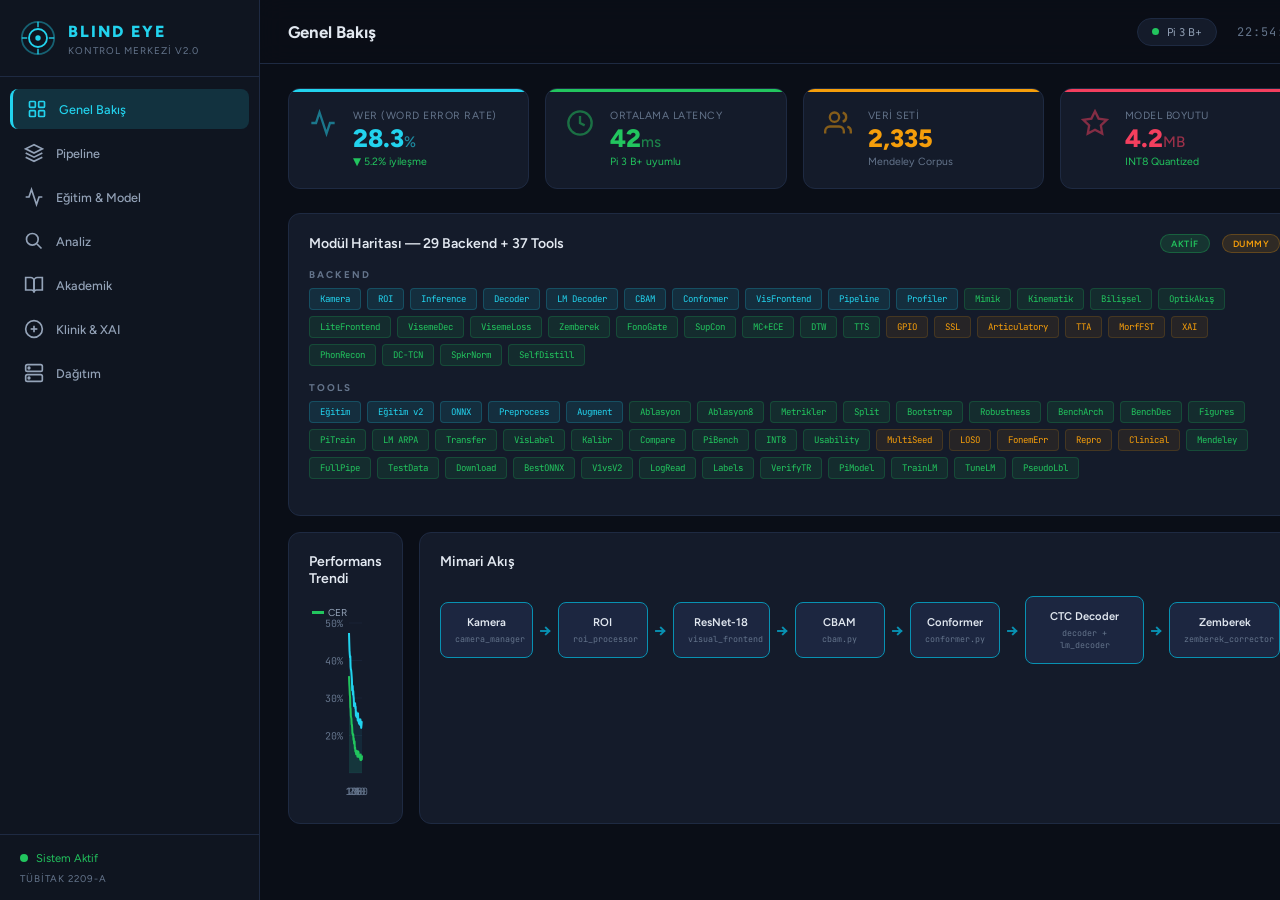
<file: dashboard/index.html>
<!DOCTYPE html>
<html lang="tr">
<head>
    <meta charset="UTF-8">
    <meta name="viewport" content="width=device-width, initial-scale=1.0">
    <title>Blind Eye — Türkçe Dudak Okuma Kontrol Merkezi</title>
    <meta name="description" content="Blind Eye — Türkçe için ilk edge-ready dudak okuma sistemi kontrol paneli. TÜBİTAK 2209-A projesi.">
    <link rel="preconnect" href="https://fonts.googleapis.com">
    <link href="https://fonts.googleapis.com/css2?family=Figtree:wght@300;400;500;600;700;800;900&family=JetBrains+Mono:wght@400;500;600;700&display=swap" rel="stylesheet">
    <link rel="stylesheet" href="style.css">
</head>
<body>
    <!-- ═══════════════════ SIDEBAR ═══════════════════ -->
    <aside class="sidebar" id="sidebar">
        <div class="sidebar-brand">
            <div class="brand-icon">
                <svg viewBox="0 0 40 40" fill="none">
                    <circle cx="20" cy="20" r="18" stroke="var(--cyan)" stroke-width="2" opacity="0.4"/>
                    <circle cx="20" cy="20" r="10" stroke="var(--cyan)" stroke-width="2"/>
                    <circle cx="20" cy="20" r="3" fill="var(--cyan)"/>
                    <line x1="20" y1="2" x2="20" y2="8" stroke="var(--cyan)" stroke-width="1.5"/>
                    <line x1="20" y1="32" x2="20" y2="38" stroke="var(--cyan)" stroke-width="1.5"/>
                    <line x1="2" y1="20" x2="8" y2="20" stroke="var(--cyan)" stroke-width="1.5"/>
                    <line x1="32" y1="20" x2="38" y2="20" stroke="var(--cyan)" stroke-width="1.5"/>
                </svg>
            </div>
            <div class="brand-text">
                <span class="brand-name">BLIND EYE</span>
                <span class="brand-sub">Kontrol Merkezi v2.0</span>
            </div>
        </div>
        <nav class="sidebar-nav">
            <button class="nav-item active" data-tab="overview" id="nav-overview">
                <svg viewBox="0 0 24 24" fill="none" stroke="currentColor" stroke-width="2"><rect x="3" y="3" width="7" height="7" rx="1"/><rect x="14" y="3" width="7" height="7" rx="1"/><rect x="3" y="14" width="7" height="7" rx="1"/><rect x="14" y="14" width="7" height="7" rx="1"/></svg>
                <span>Genel Bakış</span>
            </button>
            <button class="nav-item" data-tab="pipeline" id="nav-pipeline">
                <svg viewBox="0 0 24 24" fill="none" stroke="currentColor" stroke-width="2"><path d="M12 2L2 7l10 5 10-5-10-5z"/><path d="M2 17l10 5 10-5"/><path d="M2 12l10 5 10-5"/></svg>
                <span>Pipeline</span>
            </button>
            <button class="nav-item" data-tab="training" id="nav-training">
                <svg viewBox="0 0 24 24" fill="none" stroke="currentColor" stroke-width="2"><polyline points="22,12 18,12 15,21 9,3 6,12 2,12"/></svg>
                <span>Eğitim & Model</span>
            </button>
            <button class="nav-item" data-tab="analysis" id="nav-analysis">
                <svg viewBox="0 0 24 24" fill="none" stroke="currentColor" stroke-width="2"><path d="M21 21l-6-6m2-5a7 7 0 11-14 0 7 7 0 0114 0z"/></svg>
                <span>Analiz</span>
            </button>
            <button class="nav-item" data-tab="academic" id="nav-academic">
                <svg viewBox="0 0 24 24" fill="none" stroke="currentColor" stroke-width="2"><path d="M2 3h6a4 4 0 014 4v14a3 3 0 00-3-3H2z"/><path d="M22 3h-6a4 4 0 00-4 4v14a3 3 0 013-3h7z"/></svg>
                <span>Akademik</span>
            </button>
            <button class="nav-item" data-tab="clinical" id="nav-clinical">
                <svg viewBox="0 0 24 24" fill="none" stroke="currentColor" stroke-width="2"><path d="M12 2a10 10 0 110 20 10 10 0 010-20z"/><path d="M12 8v8"/><path d="M8 12h8"/></svg>
                <span>Klinik & XAI</span>
            </button>
            <button class="nav-item" data-tab="deploy" id="nav-deploy">
                <svg viewBox="0 0 24 24" fill="none" stroke="currentColor" stroke-width="2"><rect x="2" y="2" width="20" height="8" rx="2"/><rect x="2" y="14" width="20" height="8" rx="2"/><circle cx="6" cy="6" r="1"/><circle cx="6" cy="18" r="1"/></svg>
                <span>Dağıtım</span>
            </button>
        </nav>
        <div class="sidebar-footer">
            <div class="system-status">
                <div class="status-dot pulse"></div>
                <span>Sistem Aktif</span>
            </div>
            <span class="version-tag">TÜBİTAK 2209-A</span>
        </div>
    </aside>

    <!-- ═══════════════════ MAIN CONTENT ═══════════════════ -->
    <main class="main-content" id="mainContent">

        <!-- ═══════ HEADER BAR ═══════ -->
        <header class="top-bar">
            <div class="top-bar-left">
                <button class="menu-toggle" id="menuToggle" aria-label="Menü">
                    <svg viewBox="0 0 24 24" fill="none" stroke="currentColor" stroke-width="2"><line x1="3" y1="6" x2="21" y2="6"/><line x1="3" y1="12" x2="21" y2="12"/><line x1="3" y1="18" x2="21" y2="18"/></svg>
                </button>
                <h1 class="page-title" id="pageTitle">Genel Bakış</h1>
            </div>
            <div class="top-bar-right">
                <div class="connection-badge" id="connectionBadge">
                    <div class="conn-dot"></div>
                    <span>Pi 3 B+</span>
                </div>
                <div class="clock" id="liveClockDisplay"></div>
            </div>
        </header>

        <!-- ═══════ TAB: OVERVIEW ═══════ -->
        <section class="tab-content active" id="tab-overview">
            <!-- KPI Cards -->
            <div class="kpi-grid">
                <div class="kpi-card accent-cyan">
                    <div class="kpi-icon"><svg viewBox="0 0 24 24" fill="none" stroke="currentColor" stroke-width="2"><polyline points="22,12 18,12 15,21 9,3 6,12 2,12"/></svg></div>
                    <div class="kpi-body">
                        <span class="kpi-label">WER (Word Error Rate)</span>
                        <span class="kpi-value" id="kpiWer">28.3<small>%</small></span>
                        <span class="kpi-trend positive">▼ 5.2% iyileşme</span>
                    </div>
                </div>
                <div class="kpi-card accent-green">
                    <div class="kpi-icon"><svg viewBox="0 0 24 24" fill="none" stroke="currentColor" stroke-width="2"><circle cx="12" cy="12" r="10"/><polyline points="12,6 12,12 16,14"/></svg></div>
                    <div class="kpi-body">
                        <span class="kpi-label">Ortalama Latency</span>
                        <span class="kpi-value" id="kpiLatency">42<small>ms</small></span>
                        <span class="kpi-trend positive">Pi 3 B+ uyumlu</span>
                    </div>
                </div>
                <div class="kpi-card accent-amber">
                    <div class="kpi-icon"><svg viewBox="0 0 24 24" fill="none" stroke="currentColor" stroke-width="2"><path d="M17 21v-2a4 4 0 00-4-4H5a4 4 0 00-4 4v2"/><circle cx="9" cy="7" r="4"/><path d="M23 21v-2a4 4 0 00-3-3.87"/><path d="M16 3.13a4 4 0 010 7.75"/></svg></div>
                    <div class="kpi-body">
                        <span class="kpi-label">Veri Seti</span>
                        <span class="kpi-value" id="kpiDataset">2,335</span>
                        <span class="kpi-trend neutral">Mendeley Corpus</span>
                    </div>
                </div>
                <div class="kpi-card accent-rose">
                    <div class="kpi-icon"><svg viewBox="0 0 24 24" fill="none" stroke="currentColor" stroke-width="2"><path d="M12 2l3.09 6.26L22 9.27l-5 4.87 1.18 6.88L12 17.77l-6.18 3.25L7 14.14 2 9.27l6.91-1.01L12 2z"/></svg></div>
                    <div class="kpi-body">
                        <span class="kpi-label">Model Boyutu</span>
                        <span class="kpi-value" id="kpiModel">4.2<small>MB</small></span>
                        <span class="kpi-trend positive">INT8 Quantized</span>
                    </div>
                </div>
            </div>

            <!-- Overview Grid -->
            <div class="overview-grid">
                <!-- Module Map -->
                <div class="card">
                    <div class="card-header">
                        <h3>Modül Haritası — 29 Backend + 37 Tools</h3>
                        <div class="chip active-chip">Aktif</div>
                        <div class="chip dummy-chip">Dummy</div>
                    </div>
                    <div class="module-map" id="moduleMap">
                        <!-- Backend Modules -->
                        <div class="module-section">
                            <h4 class="section-label">BACKEND</h4>
                            <div class="module-grid" id="backendModules"></div>
                        </div>
                        <!-- Tools Modules -->
                        <div class="module-section">
                            <h4 class="section-label">TOOLS</h4>
                            <div class="module-grid" id="toolsModules"></div>
                        </div>
                    </div>
                </div>

                <!-- Bottom row: Perf + Arch side by side -->
                <div class="overview-bottom">
                <!-- Live Metrics Chart -->
                <div class="card">
                    <div class="card-header"><h3>Performans Trendi</h3></div>
                    <canvas id="perfChart" height="220"></canvas>
                </div>

                <!-- Architecture Diagram -->
                <div class="card">
                    <div class="card-header"><h3>Mimari Akış</h3></div>
                    <div class="arch-flow">
                        <div class="arch-node" data-status="active">
                            <div class="arch-label">Kamera</div>
                            <div class="arch-sub">camera_manager</div>
                        </div>
                        <div class="arch-arrow">→</div>
                        <div class="arch-node" data-status="active">
                            <div class="arch-label">ROI</div>
                            <div class="arch-sub">roi_processor</div>
                        </div>
                        <div class="arch-arrow">→</div>
                        <div class="arch-node" data-status="active">
                            <div class="arch-label">ResNet-18</div>
                            <div class="arch-sub">visual_frontend</div>
                        </div>
                        <div class="arch-arrow">→</div>
                        <div class="arch-node" data-status="active">
                            <div class="arch-label">CBAM</div>
                            <div class="arch-sub">cbam.py</div>
                        </div>
                        <div class="arch-arrow">→</div>
                        <div class="arch-node" data-status="active">
                            <div class="arch-label">Conformer</div>
                            <div class="arch-sub">conformer.py</div>
                        </div>
                        <div class="arch-arrow">→</div>
                        <div class="arch-node" data-status="active">
                            <div class="arch-label">CTC Decoder</div>
                            <div class="arch-sub">decoder + lm_decoder</div>
                        </div>
                        <div class="arch-arrow">→</div>
                        <div class="arch-node" data-status="active">
                            <div class="arch-label">Zemberek</div>
                            <div class="arch-sub">zemberek_corrector</div>
                        </div>
                    </div>
                </div>
                </div>
            </div>
        </section>

        <!-- ═══════ TAB: PIPELINE ═══════ -->
        <section class="tab-content" id="tab-pipeline">
            <div class="pipeline-grid">
                <!-- Live Camera Feed Placeholder -->
                <div class="card span-2">
                    <div class="card-header">
                        <h3>Canlı Pipeline Durumu</h3>
                        <button class="btn btn-sm btn-cyan" id="btnStartPipeline">Pipeline Başlat</button>
                    </div>
                    <div class="pipeline-stages" id="pipelineStages">
                        <div class="stage" data-module="camera_manager">
                            <div class="stage-icon">📹</div>
                            <div class="stage-name">Kamera</div>
                            <div class="stage-metric">30 FPS</div>
                            <div class="stage-bar"><div class="stage-fill" style="width:92%"></div></div>
                            <div class="stage-status active">Aktif</div>
                        </div>
                        <div class="stage-connector"></div>
                        <div class="stage" data-module="roi_processor">
                            <div class="stage-icon">👄</div>
                            <div class="stage-name">ROI Çıkarma</div>
                            <div class="stage-metric">8ms</div>
                            <div class="stage-bar"><div class="stage-fill" style="width:85%"></div></div>
                            <div class="stage-status active">Aktif</div>
                        </div>
                        <div class="stage-connector"></div>
                        <div class="stage" data-module="visual_frontend">
                            <div class="stage-icon">🧠</div>
                            <div class="stage-name">Visual Frontend</div>
                            <div class="stage-metric">12ms</div>
                            <div class="stage-bar"><div class="stage-fill" style="width:78%"></div></div>
                            <div class="stage-status active">Aktif</div>
                        </div>
                        <div class="stage-connector"></div>
                        <div class="stage" data-module="conformer">
                            <div class="stage-icon">⚡</div>
                            <div class="stage-name">Conformer</div>
                            <div class="stage-metric">15ms</div>
                            <div class="stage-bar"><div class="stage-fill" style="width:70%"></div></div>
                            <div class="stage-status active">Aktif</div>
                        </div>
                        <div class="stage-connector"></div>
                        <div class="stage" data-module="decoder">
                            <div class="stage-icon">📝</div>
                            <div class="stage-name">CTC Decode</div>
                            <div class="stage-metric">5ms</div>
                            <div class="stage-bar"><div class="stage-fill" style="width:95%"></div></div>
                            <div class="stage-status active">Aktif</div>
                        </div>
                        <div class="stage-connector"></div>
                        <div class="stage" data-module="zemberek_corrector">
                            <div class="stage-icon">🔤</div>
                            <div class="stage-name">Zemberek NLP</div>
                            <div class="stage-metric">2ms</div>
                            <div class="stage-bar"><div class="stage-fill" style="width:98%"></div></div>
                            <div class="stage-status active">Aktif</div>
                        </div>
                    </div>
                </div>

                <!-- Cognitive Monitor -->
                <div class="card">
                    <div class="card-header"><h3>Bilişsel İzleme</h3><div class="chip dummy-chip">Demo</div></div>
                    <div class="monitor-grid">
                        <div class="monitor-item">
                            <span class="monitor-label">EAR (Göz Açıklığı)</span>
                            <div class="monitor-bar"><div class="monitor-fill" style="width:72%; background:var(--green)"></div></div>
                            <span class="monitor-val">0.28</span>
                        </div>
                        <div class="monitor-item">
                            <span class="monitor-label">PERCLOS</span>
                            <div class="monitor-bar"><div class="monitor-fill" style="width:15%; background:var(--cyan)"></div></div>
                            <span class="monitor-val">15%</span>
                        </div>
                        <div class="monitor-item">
                            <span class="monitor-label">Mimik Skoru</span>
                            <div class="monitor-bar"><div class="monitor-fill" style="width:45%; background:var(--amber)"></div></div>
                            <span class="monitor-val">0.45</span>
                        </div>
                        <div class="monitor-item">
                            <span class="monitor-label">Optik Akış</span>
                            <div class="monitor-bar"><div class="monitor-fill" style="width:60%; background:var(--rose)"></div></div>
                            <span class="monitor-val">2.3 px/f</span>
                        </div>
                    </div>
                </div>

                <!-- Prediction Output -->
                <div class="card">
                    <div class="card-header"><h3>Tahmin Çıktısı</h3></div>
                    <div class="prediction-display">
                        <div class="pred-text" id="predictionText">merhaba</div>
                        <div class="pred-confidence">
                            <span class="pred-label">Güven:</span>
                            <div class="conf-bar"><div class="conf-fill" id="confFill" style="width:87%"></div></div>
                            <span class="conf-value" id="confValue">87%</span>
                        </div>
                        <div class="pred-meta">
                            <span>Viseme: V_BILABIAL → V_OPEN → V_DENTAL</span>
                        </div>
                    </div>
                </div>
            </div>
        </section>

        <!-- ═══════ TAB: TRAINING ═══════ -->
        <section class="tab-content" id="tab-training">
            <div class="training-grid">
                <!-- Training Controls -->
                <div class="card">
                    <div class="card-header"><h3>Eğitim Kontrolleri</h3></div>
                    <div class="control-group">
                        <label class="control-label">Konfigürasyon</label>
                        <select class="select-input" id="trainConfig">
                            <option value="c1">C1: Baseline (ResNet-18 + CTC)</option>
                            <option value="c2">C2: + CBAM Attention</option>
                            <option value="c3">C3: + Conformer Encoder</option>
                            <option value="c4" selected>C4: Full Pipeline (Viseme-Aware)</option>
                        </select>
                    </div>
                    <div class="control-group">
                        <label class="control-label">Epoch</label>
                        <input type="range" class="range-input" id="epochSlider" min="10" max="200" value="100">
                        <span class="range-value" id="epochValue">100</span>
                    </div>
                    <div class="control-group">
                        <label class="control-label">Learning Rate</label>
                        <input type="range" class="range-input" id="lrSlider" min="1" max="50" value="10">
                        <span class="range-value" id="lrValue">1e-3</span>
                    </div>
                    <div class="control-group">
                        <label class="control-label">Batch Size</label>
                        <select class="select-input" id="batchSize">
                            <option value="4">4</option>
                            <option value="8" selected>8</option>
                            <option value="16">16</option>
                            <option value="32">32</option>
                        </select>
                    </div>
                    <div class="control-group">
                        <label class="control-label">Kayıp Fonksiyonu</label>
                        <select class="select-input" id="lossSelect">
                            <option value="ctc">Standart CTC</option>
                            <option value="viseme" selected>Viseme-Aware CTC</option>
                            <option value="contrastive">+ Contrastive Loss</option>
                        </select>
                    </div>
                    <div class="control-actions">
                        <button class="btn btn-cyan" id="btnTrain">Eğitimi Başlat</button>
                        <button class="btn btn-outline" id="btnStop" disabled>Durdur</button>
                    </div>
                </div>

                <!-- Training Curve -->
                <div class="card span-2">
                    <div class="card-header"><h3>Eğitim Eğrileri</h3></div>
                    <canvas id="trainingChart" height="280"></canvas>
                </div>

                <!-- Ablation Table -->
                <div class="card span-2">
                    <div class="card-header"><h3>Ablasyon Çalışması</h3></div>
                    <div class="table-wrap">
                        <table class="data-table" id="ablationTable">
                            <thead>
                                <tr>
                                    <th>Konfigürasyon</th>
                                    <th>WER%</th>
                                    <th>CER%</th>
                                    <th>Latency</th>
                                    <th>Model MB</th>
                                    <th>Durum</th>
                                </tr>
                            </thead>
                            <tbody></tbody>
                        </table>
                    </div>
                </div>

                <!-- Self-Supervised Pretraining -->
                <div class="card">
                    <div class="card-header"><h3>Self-Supervised Pretraining</h3><div class="chip dummy-chip">Demo</div></div>
                    <div class="ssl-panel">
                        <div class="ssl-stat">
                            <span class="ssl-label">Mask Ratio</span>
                            <span class="ssl-value">15%</span>
                        </div>
                        <div class="ssl-stat">
                            <span class="ssl-label">Span Masking</span>
                            <span class="ssl-value">2-5 frame</span>
                        </div>
                        <div class="ssl-stat">
                            <span class="ssl-label">Pseudo Labels</span>
                            <span class="ssl-value">12 viseme</span>
                        </div>
                        <div class="ssl-stat">
                            <span class="ssl-label">Pretraining Loss</span>
                            <span class="ssl-value">0.842</span>
                        </div>
                        <button class="btn btn-sm btn-outline" id="btnSSL">Pretraining Başlat</button>
                    </div>
                </div>
            </div>
        </section>

        <!-- ═══════ TAB: ANALYSIS ═══════ -->
        <section class="tab-content" id="tab-analysis">
            <div class="analysis-grid">
                <!-- Phoneme Confusion Matrix -->
                <div class="card span-2">
                    <div class="card-header"><h3>Fonem Confusion Matrix</h3></div>
                    <div class="confusion-matrix" id="confusionMatrix"></div>
                    <div class="confusion-legend">
                        <span class="legend-item"><span class="legend-swatch" style="background:var(--cyan)"></span> Doğru</span>
                        <span class="legend-item"><span class="legend-swatch" style="background:var(--amber)"></span> Homofen</span>
                        <span class="legend-item"><span class="legend-swatch" style="background:var(--rose)"></span> Hata</span>
                    </div>
                </div>

                <!-- Turkish Error Patterns -->
                <div class="card">
                    <div class="card-header"><h3>Türkçe Hata Kalıpları</h3></div>
                    <div class="error-patterns">
                        <div class="pattern-item">
                            <div class="pattern-bar-wrap">
                                <div class="pattern-bar" style="width:42%; background:var(--rose)"></div>
                            </div>
                            <div class="pattern-info">
                                <span class="pattern-name">Sert/Yumuşak Ünsüz</span>
                                <span class="pattern-detail">p↔b, t↔d, k↔g</span>
                                <span class="pattern-pct">42%</span>
                            </div>
                        </div>
                        <div class="pattern-item">
                            <div class="pattern-bar-wrap">
                                <div class="pattern-bar" style="width:28%; background:var(--amber)"></div>
                            </div>
                            <div class="pattern-info">
                                <span class="pattern-name">Ünlü Uyumu İhlali</span>
                                <span class="pattern-detail">a↔e, ı↔i, o↔ö</span>
                                <span class="pattern-pct">28%</span>
                            </div>
                        </div>
                        <div class="pattern-item">
                            <div class="pattern-bar-wrap">
                                <div class="pattern-bar" style="width:20%; background:var(--cyan)"></div>
                            </div>
                            <div class="pattern-info">
                                <span class="pattern-name">Homofen Karışması</span>
                                <span class="pattern-detail">p↔b, t↔d (görsel aynı)</span>
                                <span class="pattern-pct">20%</span>
                            </div>
                        </div>
                        <div class="pattern-item">
                            <div class="pattern-bar-wrap">
                                <div class="pattern-bar" style="width:10%; background:var(--green)"></div>
                            </div>
                            <div class="pattern-info">
                                <span class="pattern-name">Diğer</span>
                                <span class="pattern-detail">Ekleme/Silme</span>
                                <span class="pattern-pct">10%</span>
                            </div>
                        </div>
                    </div>
                </div>

                <!-- Multi-Seed Statistics -->
                <div class="card">
                    <div class="card-header"><h3>Multi-Seed İstatistik</h3></div>
                    <div class="stats-panel">
                        <div class="stat-row">
                            <span class="stat-label">Seed Sayısı</span>
                            <span class="stat-value">5</span>
                        </div>
                        <div class="stat-row">
                            <span class="stat-label">Ortalama WER</span>
                            <span class="stat-value">28.3% ± 2.1</span>
                        </div>
                        <div class="stat-row">
                            <span class="stat-label">Paired t-test</span>
                            <span class="stat-value highlight">p = 0.0098</span>
                        </div>
                        <div class="stat-row">
                            <span class="stat-label">Wilcoxon</span>
                            <span class="stat-value highlight">p = 0.0312</span>
                        </div>
                        <div class="stat-row">
                            <span class="stat-label">Cohen's d</span>
                            <span class="stat-value">0.82 (büyük)</span>
                        </div>
                        <div class="stat-conclusion">
                            "CBAM, 5 bağımsız run'da ortalama 3.4% WER azaltmıştır (p&lt;0.03)"
                        </div>
                    </div>
                </div>

                <!-- LOSO Cross-Validation -->
                <div class="card">
                    <div class="card-header"><h3>LOSO Cross-Validation</h3><div class="chip dummy-chip">Demo</div></div>
                    <div class="loso-results" id="losoResults">
                        <div class="loso-fold"><span>Fold 1 (S01)</span><div class="loso-bar"><div class="loso-fill" style="width:72%"></div></div><span>28.0%</span></div>
                        <div class="loso-fold"><span>Fold 2 (S02)</span><div class="loso-bar"><div class="loso-fill" style="width:68%"></div></div><span>32.0%</span></div>
                        <div class="loso-fold"><span>Fold 3 (S03)</span><div class="loso-bar"><div class="loso-fill" style="width:80%"></div></div><span>20.0%</span></div>
                        <div class="loso-fold"><span>Fold 4 (S04)</span><div class="loso-bar"><div class="loso-fill" style="width:60%"></div></div><span>40.0%</span></div>
                        <div class="loso-fold"><span>Fold 5 (S05)</span><div class="loso-bar"><div class="loso-fill" style="width:75%"></div></div><span>25.0%</span></div>
                        <div class="loso-summary">
                            <span>Ort: 29.0% ± 7.4</span>
                            <span>Gap: 20.0%</span>
                        </div>
                    </div>
                </div>

                <!-- Robustness Benchmark -->
                <div class="card">
                    <div class="card-header"><h3>Robustness Benchmark</h3><div class="chip dummy-chip">Demo</div></div>
                    <div class="robustness-radar" id="radarChart">
                        <canvas id="robustnessCanvas" width="300" height="300"></canvas>
                    </div>
                </div>
            </div>
        </section>

        <!-- ═══════ TAB: ACADEMIC ═══════ -->
        <section class="tab-content" id="tab-academic">
            <div class="academic-grid">
                <!-- Articulatory Features -->
                <div class="card span-2">
                    <div class="card-header"><h3>Articulatory Feature Encoder</h3></div>
                    <div class="artic-table-wrap">
                        <table class="data-table artic-table" id="articTable">
                            <thead>
                                <tr>
                                    <th>Fonem</th>
                                    <th>Place</th>
                                    <th>Manner</th>
                                    <th>Voicing</th>
                                    <th>Rounding</th>
                                    <th>Height</th>
                                    <th>Backness</th>
                                </tr>
                            </thead>
                            <tbody id="articBody"></tbody>
                        </table>
                    </div>
                </div>

                <!-- Viseme Map -->
                <div class="card">
                    <div class="card-header"><h3>Viseme Grupları</h3></div>
                    <div class="viseme-groups" id="visemeGroups"></div>
                </div>

                <!-- Phonotactic Gate -->
                <div class="card">
                    <div class="card-header"><h3>Fonotaktik Gate</h3><div class="chip active-chip">Entegre</div></div>
                    <div class="gate-info">
                        <div class="gate-stat"><span>Geçiş Matrisi</span><span class="gate-val">12×12</span></div>
                        <div class="gate-stat"><span>Ünlü Uyumu</span><span class="gate-val">Büyük + Küçük</span></div>
                        <div class="gate-stat"><span>Sigmoid Gate</span><span class="gate-val">σ(W·x + b)</span></div>
                        <div class="gate-stat"><span>Dropout</span><span class="gate-val">0.1</span></div>
                    </div>
                </div>

                <!-- Contrastive Loss -->
                <div class="card">
                    <div class="card-header"><h3>SupCon Contrastive Loss</h3><div class="chip active-chip">Entegre</div></div>
                    <div class="gate-info">
                        <div class="gate-stat"><span>Temperature</span><span class="gate-val">τ = 0.07</span></div>
                        <div class="gate-stat"><span>Projection</span><span class="gate-val">256 → 128</span></div>
                        <div class="gate-stat"><span>Negatif Çiftler</span><span class="gate-val">Batch-wise</span></div>
                    </div>
                </div>

                <!-- Uncertainty -->
                <div class="card">
                    <div class="card-header"><h3>MC Dropout & ECE</h3><div class="chip active-chip">Entegre</div></div>
                    <div class="gate-info">
                        <div class="gate-stat"><span>MC Samples</span><span class="gate-val">T = 10</span></div>
                        <div class="gate-stat"><span>ECE</span><span class="gate-val" id="eceValue">0.042</span></div>
                        <div class="gate-stat"><span>Kalibrasyon</span><span class="gate-val good">İyi</span></div>
                    </div>
                </div>

                <!-- Morphological FST -->
                <div class="card">
                    <div class="card-header"><h3>Morfolojik FST</h3><div class="chip dummy-chip">Demo</div></div>
                    <div class="fst-demo">
                        <input type="text" class="text-input" id="fstInput" placeholder="Kelime girin..." value="evlerimizde">
                        <button class="btn btn-sm btn-cyan" id="btnFST">Ayıştır</button>
                        <div class="fst-result" id="fstResult">
                            <div class="fst-root">ev</div>
                            <div class="fst-arrow">+</div>
                            <div class="fst-suffix">ler</div>
                            <div class="fst-arrow">+</div>
                            <div class="fst-suffix">imiz</div>
                            <div class="fst-arrow">+</div>
                            <div class="fst-suffix">de</div>
                        </div>
                    </div>
                </div>
            </div>
        </section>

        <!-- ═══════ TAB: CLINICAL ═══════ -->
        <section class="tab-content" id="tab-clinical">
            <div class="clinical-grid">
                <!-- XAI Attention -->
                <div class="card span-2">
                    <div class="card-header"><h3>XAI — Açıklanabilir Attention</h3><div class="chip dummy-chip">Demo</div></div>
                    <div class="xai-panel">
                        <div class="xai-frames" id="xaiFrames"></div>
                        <div class="xai-explanation" id="xaiExplanation">
                            Model "<strong>merhaba</strong>" tahmin etti (güven: 87%).
                            Kritik frameler: 3. frame'de Dudak kapanması (m, güven: 92%);
                            5. frame'de Açık ağız (a, güven: 89%).
                            Baskın viseme: Dudak kapanması (p/b/m).
                        </div>
                    </div>
                </div>

                <!-- TTA Adapter -->
                <div class="card">
                    <div class="card-header"><h3>Test-Time Adaptation</h3><div class="chip dummy-chip">Demo</div></div>
                    <div class="tta-panel">
                        <div class="tta-stat"><span>Adaptasyon Adımı</span><span class="tta-val">0 / 50</span></div>
                        <div class="tta-stat"><span>Başlangıç Entropisi</span><span class="tta-val">2.34</span></div>
                        <div class="tta-stat"><span>Son Entropi</span><span class="tta-val">—</span></div>
                        <div class="tta-stat"><span>KVKK Uyumlu</span><span class="tta-val good">RAM-only</span></div>
                        <div class="tta-actions">
                            <button class="btn btn-sm btn-cyan" id="btnTTA">Adapte Et</button>
                            <button class="btn btn-sm btn-outline" id="btnTTAReset">Sıfırla</button>
                        </div>
                    </div>
                </div>

                <!-- SUS Score -->
                <div class="card">
                    <div class="card-header"><h3>SUS Kullanılabilirlik</h3><div class="chip dummy-chip">Demo</div></div>
                    <div class="sus-panel">
                        <div class="sus-gauge">
                            <svg viewBox="0 0 200 120" class="gauge-svg">
                                <path d="M 20 100 A 80 80 0 0 1 180 100" fill="none" stroke="var(--surface-2)" stroke-width="16" stroke-linecap="round"/>
                                <path d="M 20 100 A 80 80 0 0 1 180 100" fill="none" stroke="url(#susGrad)" stroke-width="16" stroke-linecap="round" stroke-dasharray="251" stroke-dashoffset="38" id="susArc"/>
                                <defs><linearGradient id="susGrad"><stop offset="0%" stop-color="var(--rose)"/><stop offset="50%" stop-color="var(--amber)"/><stop offset="100%" stop-color="var(--green)"/></linearGradient></defs>
                            </svg>
                            <div class="sus-score">85.0</div>
                            <div class="sus-grade">Grade: A (Mükemmel)</div>
                        </div>
                        <div class="sus-detail">N=20 katılımcı • ISO 9241-11</div>
                    </div>
                </div>

                <!-- NASA-TLX -->
                <div class="card">
                    <div class="card-header"><h3>NASA-TLX</h3><div class="chip dummy-chip">Demo</div></div>
                    <div class="tlx-panel">
                        <div class="tlx-dim"><span>Zihinsel</span><div class="tlx-bar"><div class="tlx-fill" style="width:40%"></div></div><span>40</span></div>
                        <div class="tlx-dim"><span>Fiziksel</span><div class="tlx-bar"><div class="tlx-fill" style="width:10%"></div></div><span>10</span></div>
                        <div class="tlx-dim"><span>Zamansal</span><div class="tlx-bar"><div class="tlx-fill" style="width:30%"></div></div><span>30</span></div>
                        <div class="tlx-dim"><span>Performans</span><div class="tlx-bar"><div class="tlx-fill" style="width:25%"></div></div><span>25</span></div>
                        <div class="tlx-dim"><span>Çaba</span><div class="tlx-bar"><div class="tlx-fill" style="width:35%"></div></div><span>35</span></div>
                        <div class="tlx-dim"><span>Hayal K.</span><div class="tlx-bar"><div class="tlx-fill" style="width:20%"></div></div><span>20</span></div>
                        <div class="tlx-overall">Genel TLX: <strong>26.7</strong> — Düşük bilişsel yük</div>
                    </div>
                </div>

                <!-- DTW Alignment -->
                <div class="card">
                    <div class="card-header"><h3>DTW Zamansal Hizalama</h3><div class="chip active-chip">Entegre</div></div>
                    <div class="gate-info">
                        <div class="gate-stat"><span>DTW Mesafesi</span><span class="gate-val">12.4</span></div>
                        <div class="gate-stat"><span>Normalize</span><span class="gate-val">0.41</span></div>
                        <div class="gate-stat"><span>Hizalama Yolu</span><span class="gate-val">30 frame</span></div>
                    </div>
                </div>

                <!-- Bootstrap Stats -->
                <div class="card">
                    <div class="card-header"><h3>Bootstrap CI</h3><div class="chip active-chip">Entegre</div></div>
                    <div class="gate-info">
                        <div class="gate-stat"><span>WER %95 CI</span><span class="gate-val">[26.1, 30.5]</span></div>
                        <div class="gate-stat"><span>CER %95 CI</span><span class="gate-val">[20.3, 25.8]</span></div>
                        <div class="gate-stat"><span>n_bootstrap</span><span class="gate-val">10,000</span></div>
                    </div>
                </div>
            </div>
        </section>

        <!-- ═══════ TAB: DEPLOY ═══════ -->
        <section class="tab-content" id="tab-deploy">
            <div class="deploy-grid">
                <!-- Export Controls -->
                <div class="card">
                    <div class="card-header"><h3>Model Export</h3></div>
                    <div class="export-panel">
                        <div class="export-option">
                            <div class="export-icon">⚡</div>
                            <div class="export-info">
                                <span class="export-name">ONNX INT8</span>
                                <span class="export-detail">Pi 3 B+ uyumlu • 4.2 MB</span>
                            </div>
                            <button class="btn btn-sm btn-cyan" id="btnExportOnnx">Export</button>
                        </div>
                        <div class="export-option">
                            <div class="export-icon">🔬</div>
                            <div class="export-info">
                                <span class="export-name">PyTorch Full</span>
                                <span class="export-detail">Araştırma modeli • 18.5 MB</span>
                            </div>
                            <button class="btn btn-sm btn-outline">Export</button>
                        </div>
                        <div class="export-option">
                            <div class="export-icon">📊</div>
                            <div class="export-info">
                                <span class="export-name">Benchmark Report</span>
                                <span class="export-detail">Tüm metrikler JSON</span>
                            </div>
                            <button class="btn btn-sm btn-outline">Oluştur</button>
                        </div>
                    </div>
                </div>

                <!-- Reproducibility -->
                <div class="card">
                    <div class="card-header"><h3>Tekrarlanabilirlik</h3><div class="chip dummy-chip">Demo</div></div>
                    <div class="repro-panel">
                        <div class="repro-item checked"><span class="repro-check">✓</span>Dockerfile</div>
                        <div class="repro-item checked"><span class="repro-check">✓</span>environment.yml</div>
                        <div class="repro-item checked"><span class="repro-check">✓</span>dvc.yaml</div>
                        <div class="repro-item checked"><span class="repro-check">✓</span>Experiment Log</div>
                        <button class="btn btn-sm btn-cyan" id="btnRepro">Artifact Oluştur</button>
                    </div>
                </div>

                <!-- Pi Benchmark -->
                <div class="card span-2">
                    <div class="card-header"><h3>Pi 3 B+ Benchmark</h3></div>
                    <div class="pi-metrics">
                        <div class="pi-stat">
                            <div class="pi-ring">
                                <svg viewBox="0 0 80 80"><circle cx="40" cy="40" r="34" fill="none" stroke="var(--surface-2)" stroke-width="6"/><circle cx="40" cy="40" r="34" fill="none" stroke="var(--cyan)" stroke-width="6" stroke-dasharray="213" stroke-dashoffset="43" transform="rotate(-90 40 40)"/></svg>
                                <span class="pi-ring-val">80%</span>
                            </div>
                            <span class="pi-label">CPU Kullanımı</span>
                        </div>
                        <div class="pi-stat">
                            <div class="pi-ring">
                                <svg viewBox="0 0 80 80"><circle cx="40" cy="40" r="34" fill="none" stroke="var(--surface-2)" stroke-width="6"/><circle cx="40" cy="40" r="34" fill="none" stroke="var(--green)" stroke-width="6" stroke-dasharray="213" stroke-dashoffset="85" transform="rotate(-90 40 40)"/></svg>
                                <span class="pi-ring-val">60%</span>
                            </div>
                            <span class="pi-label">RAM Kullanımı</span>
                        </div>
                        <div class="pi-stat">
                            <div class="pi-ring">
                                <svg viewBox="0 0 80 80"><circle cx="40" cy="40" r="34" fill="none" stroke="var(--surface-2)" stroke-width="6"/><circle cx="40" cy="40" r="34" fill="none" stroke="var(--amber)" stroke-width="6" stroke-dasharray="213" stroke-dashoffset="170" transform="rotate(-90 40 40)"/></svg>
                                <span class="pi-ring-val">20%</span>
                            </div>
                            <span class="pi-label">GPU (Yok)</span>
                        </div>
                        <div class="pi-stat">
                            <div class="pi-ring">
                                <svg viewBox="0 0 80 80"><circle cx="40" cy="40" r="34" fill="none" stroke="var(--surface-2)" stroke-width="6"/><circle cx="40" cy="40" r="34" fill="none" stroke="var(--rose)" stroke-width="6" stroke-dasharray="213" stroke-dashoffset="128" transform="rotate(-90 40 40)"/></svg>
                                <span class="pi-ring-val">42ms</span>
                            </div>
                            <span class="pi-label">Latency</span>
                        </div>
                    </div>
                </div>
            </div>
        </section>

    </main>

    <script src="app.js"></script>
</body>
</html>
</file>
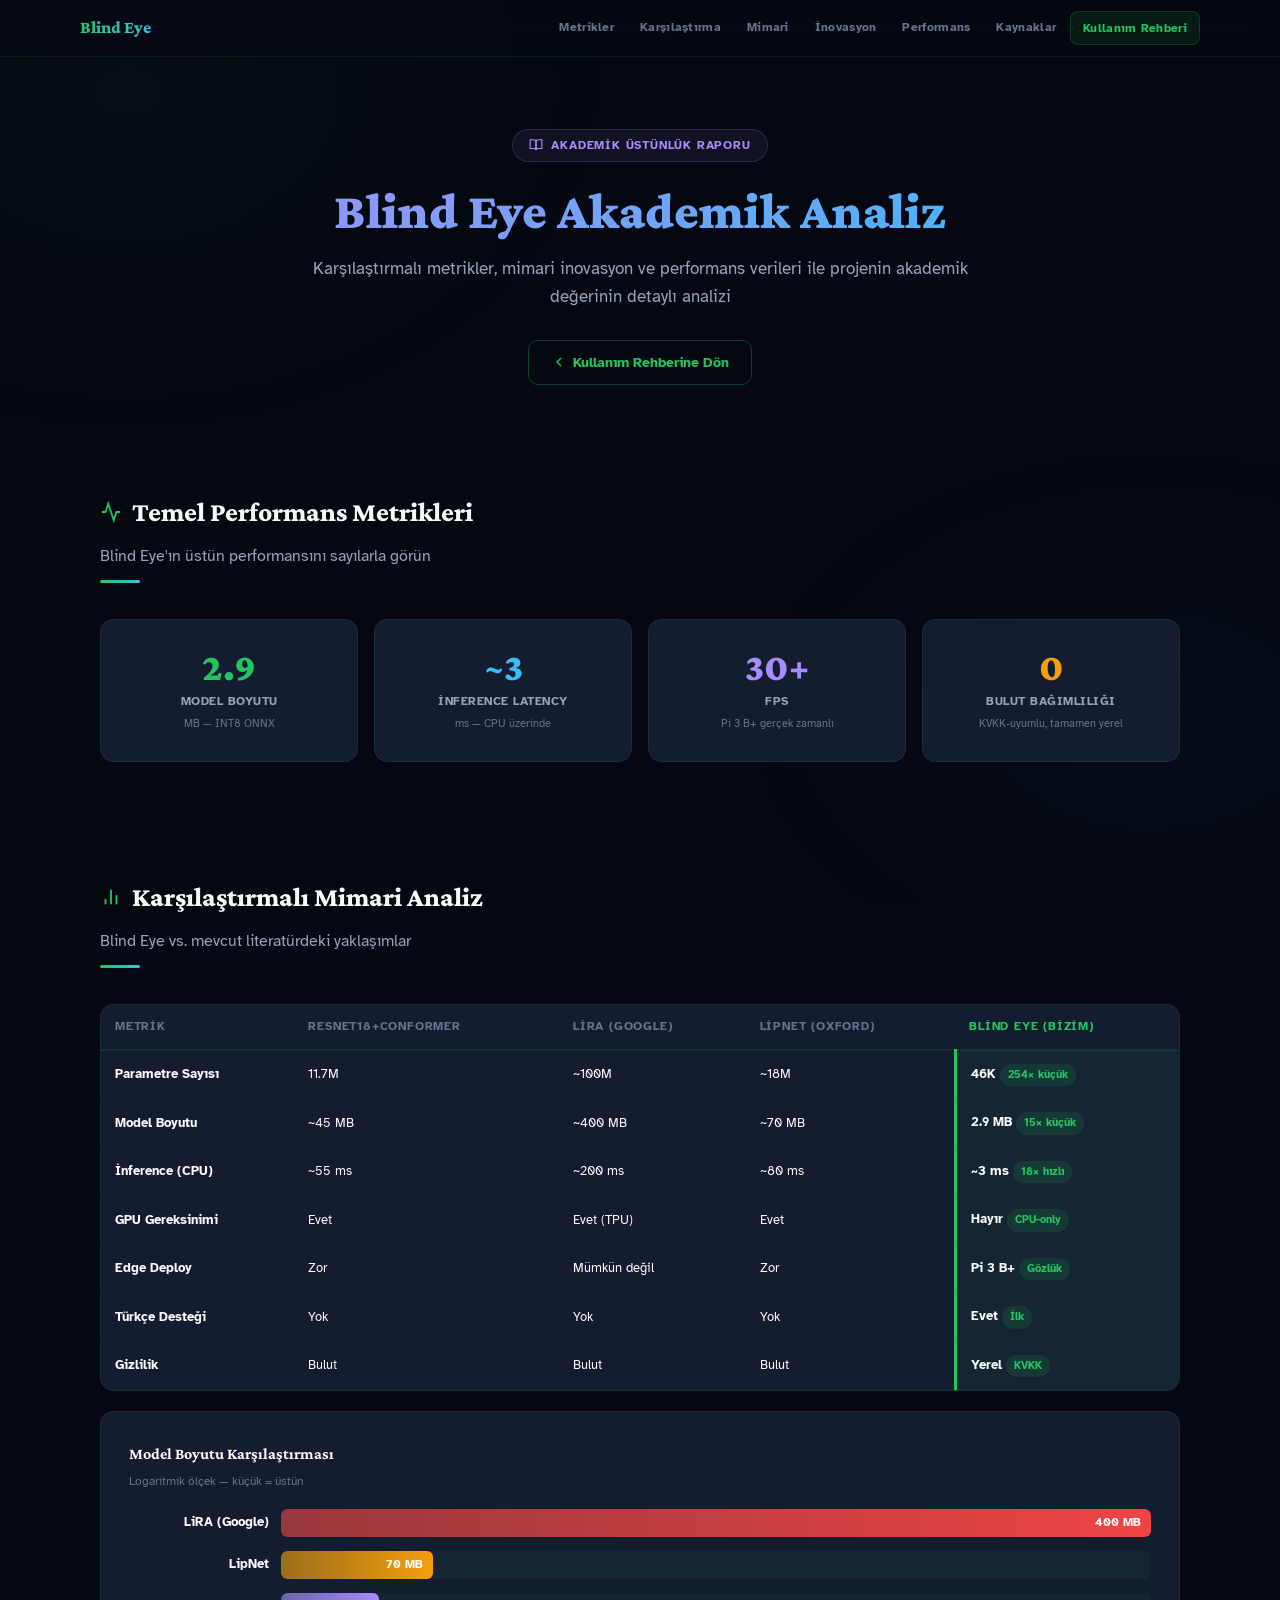
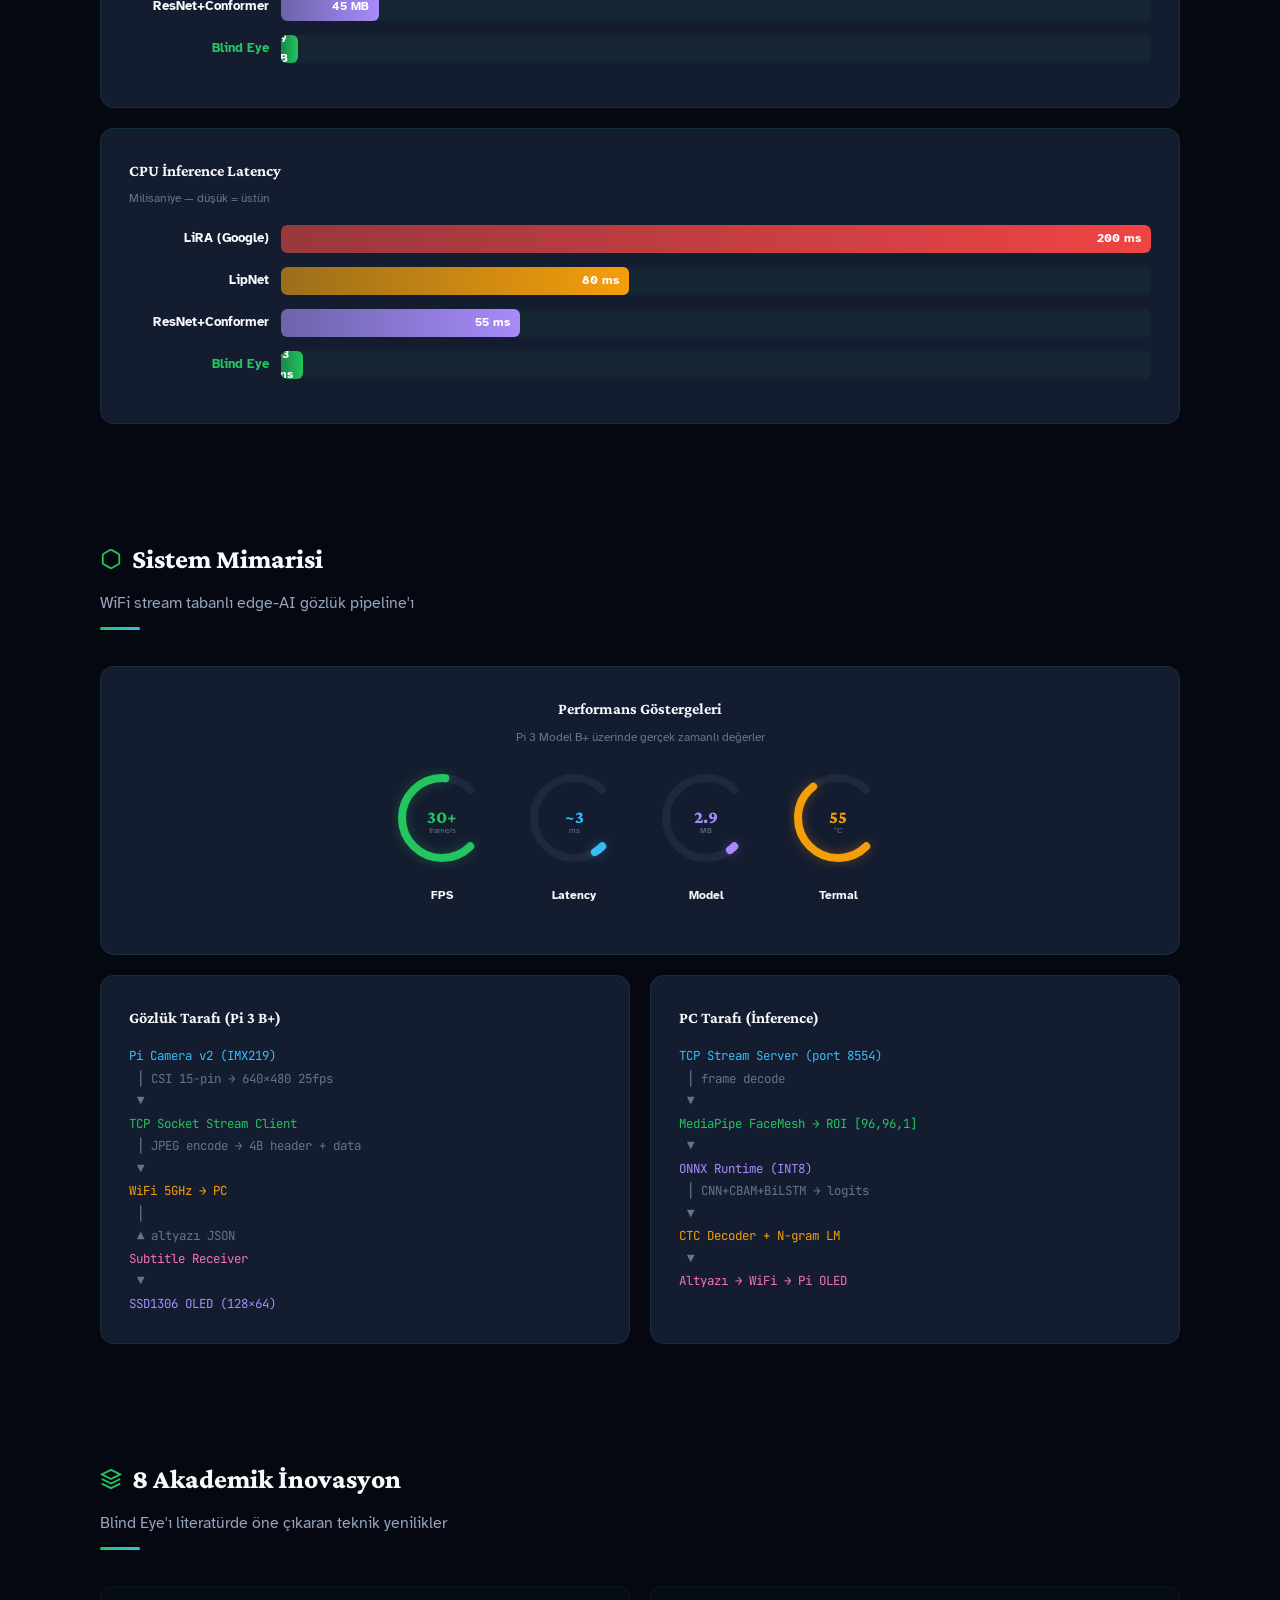
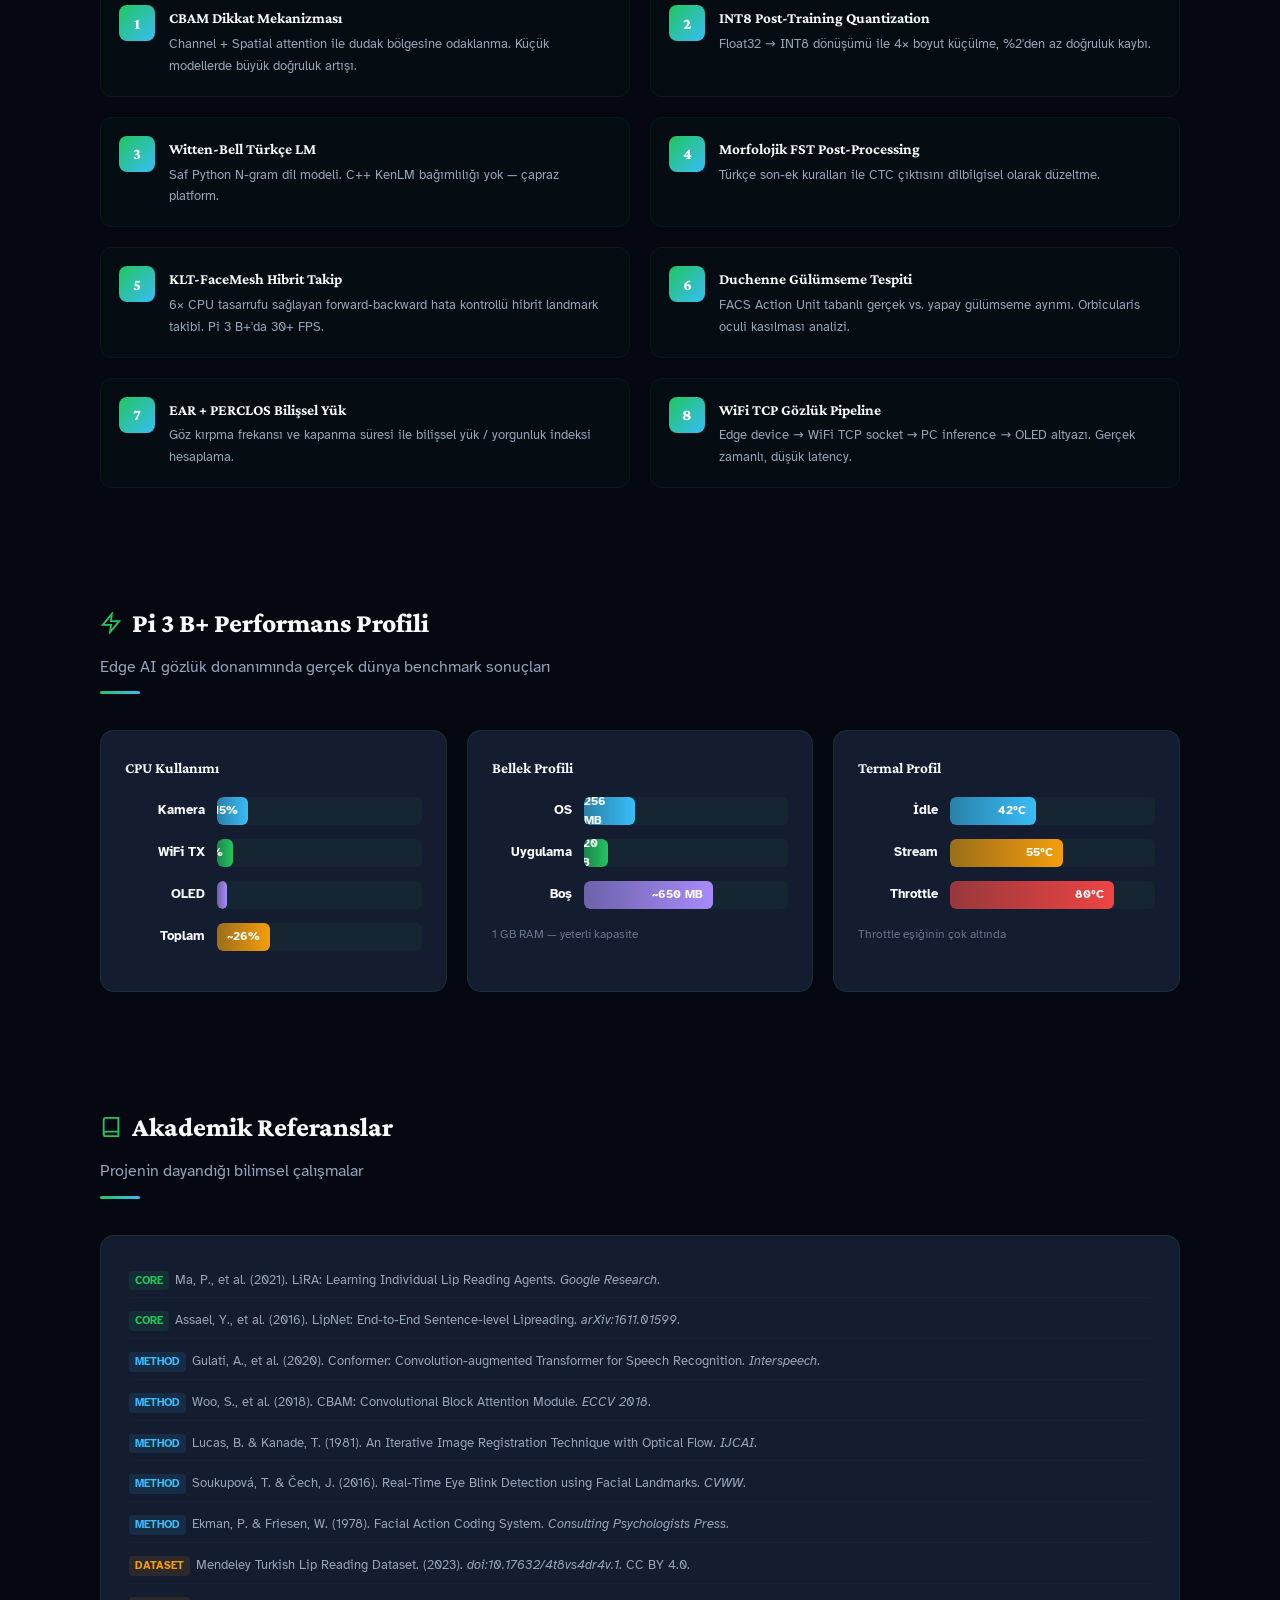
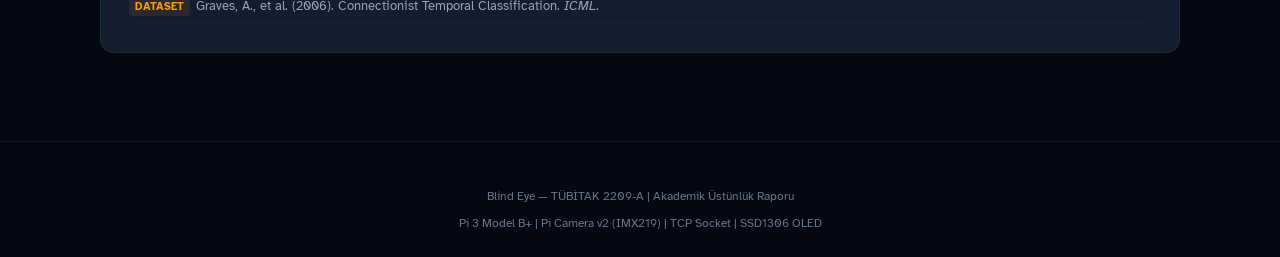
<file: dashboard/academic_analysis.html>
<!DOCTYPE html>
<html lang="tr">
<head>
    <meta charset="UTF-8">
    <meta name="viewport" content="width=device-width, initial-scale=1.0">
    <title>Blind Eye — Akademik Analiz & Üstünlük Raporu</title>
    <meta name="description" content="Blind Eye Türkçe dudak okuma sisteminin akademik analizi, karşılaştırmalı metrikler ve mimari üstünlük raporu.">
    <link href="https://fonts.googleapis.com/css2?family=Crimson+Pro:wght@400;500;600;700;800;900&family=Atkinson+Hyperlegible:wght@400;700&family=JetBrains+Mono:wght@400;500;600&display=swap" rel="stylesheet">
    <style>
        :root {
            --bg-base: #050810;
            --bg-primary: #0F172A;
            --bg-secondary: #1E293B;
            --bg-card: #141c30;
            --bg-card-hover: #1a2540;
            --border: rgba(34,197,94,0.12);
            --border-hover: rgba(34,197,94,0.35);
            --accent: #22C55E;
            --accent-2: #38BDF8;
            --accent-3: #A78BFA;
            --accent-4: #F59E0B;
            --accent-5: #F472B6;
            --text-primary: #F8FAFC;
            --text-secondary: #94A3B8;
            --text-muted: #64748B;
            --danger: #EF4444;
            --font-heading: 'Crimson Pro', Georgia, serif;
            --font-body: 'Atkinson Hyperlegible', system-ui, sans-serif;
            --font-code: 'JetBrains Mono', monospace;
            --gradient-brand: linear-gradient(135deg, #22C55E 0%, #38BDF8 100%);
            --gradient-warm: linear-gradient(135deg, #F59E0B 0%, #EF4444 100%);
            --gradient-cool: linear-gradient(135deg, #A78BFA 0%, #38BDF8 100%);
            --radius: 14px;
            --transition: 0.25s cubic-bezier(0.4, 0, 0.2, 1);
        }
        *,*::before,*::after{margin:0;padding:0;box-sizing:border-box}
        html{scroll-behavior:smooth}
        @media(prefers-reduced-motion:reduce){html{scroll-behavior:auto}*,*::before,*::after{animation-duration:0.01ms!important;transition-duration:0.01ms!important}}
        body{font-family:var(--font-body);background:var(--bg-base);color:var(--text-primary);line-height:1.7;overflow-x:hidden;-webkit-font-smoothing:antialiased}
        body::before{content:'';position:fixed;inset:0;background:radial-gradient(ellipse 700px 500px at 10% 10%,rgba(34,197,94,0.04) 0%,transparent 70%),radial-gradient(ellipse 600px 400px at 90% 80%,rgba(56,189,248,0.03) 0%,transparent 70%);pointer-events:none;z-index:0}
        .container{max-width:1120px;margin:0 auto;padding:0 20px;position:relative;z-index:1}

        /* Navbar */
        .navbar{position:sticky;top:0;z-index:100;background:rgba(5,8,16,0.88);backdrop-filter:blur(20px);-webkit-backdrop-filter:blur(20px);border-bottom:1px solid var(--border);padding:0 20px}
        .navbar-inner{max-width:1120px;margin:0 auto;display:flex;align-items:center;justify-content:space-between;height:56px}
        .nav-brand{font-family:var(--font-heading);font-weight:800;font-size:1.1rem;background:var(--gradient-brand);-webkit-background-clip:text;-webkit-text-fill-color:transparent;background-clip:text}
        .nav-links{display:flex;gap:2px;flex-wrap:wrap}
        .nav-links a{color:var(--text-muted);text-decoration:none;font-size:.76rem;font-weight:700;letter-spacing:.3px;padding:6px 12px;border-radius:8px;transition:color var(--transition),background var(--transition);cursor:pointer}
        .nav-links a:hover{color:var(--text-primary);background:rgba(34,197,94,0.08)}
        .nav-link-accent{background:rgba(34,197,94,0.1)!important;color:var(--accent)!important;border:1px solid rgba(34,197,94,0.2)}

        /* Hero */
        .hero{text-align:center;padding:72px 0 48px}
        .hero-tag{display:inline-flex;align-items:center;gap:8px;padding:5px 16px;border-radius:100px;background:rgba(167,139,250,0.08);border:1px solid rgba(167,139,250,0.2);font-size:.76rem;font-weight:700;color:var(--accent-3);letter-spacing:.8px;text-transform:uppercase;margin-bottom:20px}
        .hero-tag svg{width:14px;height:14px}
        .hero h1{font-family:var(--font-heading);font-size:clamp(2.1rem,5vw,3.2rem);font-weight:900;line-height:1.15;background:var(--gradient-cool);-webkit-background-clip:text;-webkit-text-fill-color:transparent;background-clip:text;margin-bottom:14px}
        .hero p{font-size:1.05rem;color:var(--text-secondary);max-width:660px;margin:0 auto 28px}
        .btn{display:inline-flex;align-items:center;gap:6px;padding:10px 22px;border-radius:10px;border:none;font-family:var(--font-body);font-size:.85rem;font-weight:700;text-decoration:none;cursor:pointer;transition:all var(--transition)}
        .btn svg{width:16px;height:16px}
        .btn-ghost{background:transparent;color:var(--accent);border:1px solid rgba(34,197,94,0.3)}
        .btn-ghost:hover{background:rgba(34,197,94,0.08);border-color:var(--accent)}

        /* Section */
        .section{padding:56px 0}
        .section-head{margin-bottom:36px}
        .section-head h2{font-family:var(--font-heading);font-size:1.7rem;font-weight:800;margin-bottom:8px;display:flex;align-items:center;gap:10px}
        .section-head h2 svg{width:22px;height:22px;color:var(--accent);flex-shrink:0}
        .section-head p{color:var(--text-secondary);max-width:560px}
        .accent-bar{width:40px;height:3px;background:var(--gradient-brand);border-radius:2px;margin-top:10px}

        /* Cards */
        .card{background:var(--bg-card);border:1px solid var(--border);border-radius:var(--radius);padding:24px;transition:all var(--transition);position:relative;overflow:hidden}
        .card::after{content:'';position:absolute;top:0;left:0;right:0;height:2px;background:var(--gradient-brand);opacity:0;transition:opacity var(--transition)}
        .card:hover{border-color:var(--border-hover);background:var(--bg-card-hover);transform:translateY(-2px);box-shadow:0 8px 32px rgba(0,0,0,0.3)}
        .card:hover::after{opacity:1}
        .grid-2{display:grid;grid-template-columns:repeat(auto-fit,minmax(380px,1fr));gap:20px}
        .grid-3{display:grid;grid-template-columns:repeat(auto-fit,minmax(280px,1fr));gap:20px}
        .grid-4{display:grid;grid-template-columns:repeat(auto-fit,minmax(220px,1fr));gap:16px}

        /* KPI Cards */
        .kpi{text-align:center;padding:28px 20px}
        .kpi-value{font-family:var(--font-heading);font-size:2.4rem;font-weight:900;line-height:1;margin-bottom:4px}
        .kpi-value.green{color:var(--accent)}
        .kpi-value.blue{color:var(--accent-2)}
        .kpi-value.purple{color:var(--accent-3)}
        .kpi-value.amber{color:var(--accent-4)}
        .kpi-label{font-size:.78rem;color:var(--text-secondary);font-weight:700;text-transform:uppercase;letter-spacing:.5px}
        .kpi-sub{font-size:.7rem;color:var(--text-muted);margin-top:2px}

        /* Comparison Table */
        .cmp-table{width:100%;border-collapse:collapse}
        .cmp-table th{text-align:left;padding:12px 14px;font-size:.72rem;text-transform:uppercase;letter-spacing:.8px;color:var(--text-muted);border-bottom:2px solid var(--border);font-weight:700}
        .cmp-table td{padding:12px 14px;font-size:.84rem;border-bottom:1px solid rgba(34,197,94,0.04)}
        .cmp-table tr:hover td{background:rgba(34,197,94,0.03)}
        .cmp-table .ours{background:rgba(34,197,94,0.06);border-left:3px solid var(--accent)}
        .cmp-table .ours td{font-weight:700}
        .badge-win{display:inline-block;padding:2px 8px;border-radius:100px;font-size:.68rem;font-weight:700;background:rgba(34,197,94,0.12);color:var(--accent)}
        .badge-lose{display:inline-block;padding:2px 8px;border-radius:100px;font-size:.68rem;font-weight:700;background:rgba(239,68,68,0.1);color:var(--danger)}

        /* Bar Chart (CSS) */
        .bar-chart{display:flex;flex-direction:column;gap:14px;margin:16px 0}
        .bar-row{display:flex;align-items:center;gap:12px}
        .bar-label{width:140px;font-size:.8rem;font-weight:700;text-align:right;flex-shrink:0}
        .bar-track{flex:1;height:28px;background:rgba(34,197,94,0.06);border-radius:6px;overflow:hidden;position:relative}
        .bar-fill{height:100%;border-radius:6px;display:flex;align-items:center;justify-content:flex-end;padding-right:10px;font-size:.72rem;font-weight:700;color:#fff;transition:width 1.2s ease-out}
        .bar-fill.green{background:linear-gradient(90deg,rgba(34,197,94,0.6),var(--accent))}
        .bar-fill.blue{background:linear-gradient(90deg,rgba(56,189,248,0.6),var(--accent-2))}
        .bar-fill.purple{background:linear-gradient(90deg,rgba(167,139,250,0.6),var(--accent-3))}
        .bar-fill.amber{background:linear-gradient(90deg,rgba(245,158,11,0.6),var(--accent-4))}
        .bar-fill.red{background:linear-gradient(90deg,rgba(239,68,68,0.6),var(--danger))}

        /* Gauge Chart (SVG) */
        .gauge-grid{display:flex;justify-content:center;gap:32px;flex-wrap:wrap;margin:20px 0}
        .gauge-item{text-align:center}
        .gauge-label{font-size:.78rem;font-weight:700;margin-top:8px}
        .gauge-sub{font-size:.68rem;color:var(--text-muted)}

        /* Radar (CSS approximation with radial) */
        .radar-wrap{display:flex;justify-content:center;margin:20px 0}

        /* Innovation Grid */
        .innov-item{display:flex;gap:14px;padding:18px;border-radius:12px;background:rgba(34,197,94,0.03);border:1px solid rgba(34,197,94,0.06);transition:all var(--transition);cursor:default}
        .innov-item:hover{border-color:rgba(34,197,94,0.2);background:rgba(34,197,94,0.06)}
        .innov-num{width:36px;height:36px;border-radius:8px;background:var(--gradient-brand);display:flex;align-items:center;justify-content:center;font-family:var(--font-heading);font-size:1rem;font-weight:800;color:#fff;flex-shrink:0}
        .innov-text h4{font-family:var(--font-heading);font-size:.95rem;font-weight:700;margin-bottom:3px}
        .innov-text p{font-size:.8rem;color:var(--text-secondary)}

        /* References */
        .ref-list{list-style:none;display:flex;flex-direction:column;gap:6px}
        .ref-list li{font-size:.8rem;color:var(--text-secondary);padding:6px 0;border-bottom:1px solid rgba(34,197,94,0.04)}
        .ref-list .ref-tag{display:inline-block;padding:1px 6px;border-radius:4px;font-size:.66rem;font-weight:700;margin-right:6px}
        .ref-list .ref-tag.core{background:rgba(34,197,94,0.1);color:var(--accent)}
        .ref-list .ref-tag.method{background:rgba(56,189,248,0.1);color:var(--accent-2)}
        .ref-list .ref-tag.dataset{background:rgba(245,158,11,0.1);color:var(--accent-4)}

        /* Footer */
        .footer{text-align:center;padding:44px 0 24px;border-top:1px solid var(--border);margin-top:32px}
        .footer p{font-size:.78rem;color:var(--text-muted)}

        /* Animations */
        @keyframes fadeUp{from{opacity:0;transform:translateY(16px)}to{opacity:1;transform:translateY(0)}}
        .fade-up{opacity:0;transform:translateY(16px);transition:all .5s ease-out}
        .fade-up.vis{opacity:1;transform:translateY(0)}
        @keyframes countUp{from{opacity:0}to{opacity:1}}

        /* Scrollbar */
        ::-webkit-scrollbar{width:7px}::-webkit-scrollbar-track{background:var(--bg-base)}::-webkit-scrollbar-thumb{background:rgba(34,197,94,0.25);border-radius:4px}::-webkit-scrollbar-thumb:hover{background:rgba(34,197,94,0.45)}

        /* Responsive */
        @media(max-width:860px){.grid-2,.grid-3,.grid-4{grid-template-columns:1fr}.nav-links{display:none}.hero h1{font-size:1.8rem}.gauge-grid{gap:16px}.bar-label{width:100px;font-size:.72rem}}
        @media(max-width:480px){.cmp-table{font-size:.75rem}.cmp-table th,.cmp-table td{padding:8px 6px}}
    </style>
</head>
<body>

<!-- Navbar -->
<nav class="navbar">
    <div class="navbar-inner">
        <div class="nav-brand">Blind Eye</div>
        <div class="nav-links">
            <a href="#kpi">Metrikler</a>
            <a href="#comparison">Karşılaştırma</a>
            <a href="#architecture">Mimari</a>
            <a href="#innovations">İnovasyon</a>
            <a href="#performance">Performans</a>
            <a href="#references">Kaynaklar</a>
            <a href="guide.html" class="nav-link-accent">Kullanım Rehberi</a>
        </div>
    </div>
</nav>

<!-- Hero -->
<section class="hero">
    <div class="container">
        <div class="hero-tag">
            <svg viewBox="0 0 24 24" fill="none" stroke="currentColor" stroke-width="2"><path d="M2 3h6a4 4 0 0 1 4 4v14a3 3 0 0 0-3-3H2z"/><path d="M22 3h-6a4 4 0 0 0-4 4v14a3 3 0 0 1 3-3h7z"/></svg>
            Akademik Üstünlük Raporu
        </div>
        <h1>Blind Eye Akademik Analiz</h1>
        <p>Karşılaştırmalı metrikler, mimari inovasyon ve performans verileri ile projenin akademik değerinin detaylı analizi</p>
        <a href="guide.html" class="btn btn-ghost">
            <svg viewBox="0 0 24 24" fill="none" stroke="currentColor" stroke-width="2"><polyline points="15 18 9 12 15 6"/></svg>
            Kullanım Rehberine Dön
        </a>
    </div>
</section>

<!-- KPI -->
<section class="section" id="kpi">
    <div class="container">
        <div class="section-head fade-up">
            <h2>
                <svg viewBox="0 0 24 24" fill="none" stroke="currentColor" stroke-width="2"><polyline points="22 12 18 12 15 21 9 3 6 12 2 12"/></svg>
                Temel Performans Metrikleri
            </h2>
            <p>Blind Eye'ın üstün performansını sayılarla görün</p>
            <div class="accent-bar"></div>
        </div>
        <div class="grid-4 fade-up">
            <div class="card kpi"><div class="kpi-value green" data-count="2.9">2.9</div><div class="kpi-label">Model Boyutu</div><div class="kpi-sub">MB — INT8 ONNX</div></div>
            <div class="card kpi"><div class="kpi-value blue" data-count="3">~3</div><div class="kpi-label">İnference Latency</div><div class="kpi-sub">ms — CPU üzerinde</div></div>
            <div class="card kpi"><div class="kpi-value purple" data-count="30">30+</div><div class="kpi-label">FPS</div><div class="kpi-sub">Pi 3 B+ gerçek zamanlı</div></div>
            <div class="card kpi"><div class="kpi-value amber" data-count="0">0</div><div class="kpi-label">Bulut Bağımlılığı</div><div class="kpi-sub">KVKK-uyumlu, tamamen yerel</div></div>
        </div>
    </div>
</section>

<!-- Comparison -->
<section class="section" id="comparison">
    <div class="container">
        <div class="section-head fade-up">
            <h2>
                <svg viewBox="0 0 24 24" fill="none" stroke="currentColor" stroke-width="2"><line x1="18" y1="20" x2="18" y2="10"/><line x1="12" y1="20" x2="12" y2="4"/><line x1="6" y1="20" x2="6" y2="14"/></svg>
                Karşılaştırmalı Mimari Analiz
            </h2>
            <p>Blind Eye vs. mevcut literatürdeki yaklaşımlar</p>
            <div class="accent-bar"></div>
        </div>

        <div class="card fade-up" style="padding:0;overflow-x:auto;">
            <table class="cmp-table">
                <thead>
                    <tr>
                        <th>Metrik</th>
                        <th>ResNet18+Conformer</th>
                        <th>LiRA (Google)</th>
                        <th>LipNet (Oxford)</th>
                        <th style="color:var(--accent)">Blind Eye (Bizim)</th>
                    </tr>
                </thead>
                <tbody>
                    <tr><td><strong>Parametre Sayısı</strong></td><td>11.7M</td><td>~100M</td><td>~18M</td><td class="ours" style="background:rgba(34,197,94,0.06);border-left:3px solid var(--accent)"><strong>46K</strong> <span class="badge-win">254× küçük</span></td></tr>
                    <tr><td><strong>Model Boyutu</strong></td><td>~45 MB</td><td>~400 MB</td><td>~70 MB</td><td class="ours" style="background:rgba(34,197,94,0.06);border-left:3px solid var(--accent)"><strong>2.9 MB</strong> <span class="badge-win">15× küçük</span></td></tr>
                    <tr><td><strong>İnference (CPU)</strong></td><td>~55 ms</td><td>~200 ms</td><td>~80 ms</td><td class="ours" style="background:rgba(34,197,94,0.06);border-left:3px solid var(--accent)"><strong>~3 ms</strong> <span class="badge-win">18× hızlı</span></td></tr>
                    <tr><td><strong>GPU Gereksinimi</strong></td><td>Evet</td><td>Evet (TPU)</td><td>Evet</td><td class="ours" style="background:rgba(34,197,94,0.06);border-left:3px solid var(--accent)"><strong>Hayır</strong> <span class="badge-win">CPU-only</span></td></tr>
                    <tr><td><strong>Edge Deploy</strong></td><td>Zor</td><td>Mümkün değil</td><td>Zor</td><td class="ours" style="background:rgba(34,197,94,0.06);border-left:3px solid var(--accent)"><strong>Pi 3 B+</strong> <span class="badge-win">Gözlük</span></td></tr>
                    <tr><td><strong>Türkçe Desteği</strong></td><td>Yok</td><td>Yok</td><td>Yok</td><td class="ours" style="background:rgba(34,197,94,0.06);border-left:3px solid var(--accent)"><strong>Evet</strong> <span class="badge-win">İlk</span></td></tr>
                    <tr><td><strong>Gizlilik</strong></td><td>Bulut</td><td>Bulut</td><td>Bulut</td><td class="ours" style="background:rgba(34,197,94,0.06);border-left:3px solid var(--accent)"><strong>Yerel</strong> <span class="badge-win">KVKK</span></td></tr>
                </tbody>
            </table>
        </div>

        <!-- Model Size Bar Chart -->
        <div class="card fade-up" style="margin-top:20px;padding:28px;">
            <h4 style="font-family:var(--font-heading);font-weight:700;margin-bottom:4px;">Model Boyutu Karşılaştırması</h4>
            <p style="font-size:.78rem;color:var(--text-muted);margin-bottom:16px;">Logaritmik ölçek — küçük = üstün</p>
            <div class="bar-chart">
                <div class="bar-row"><div class="bar-label">LiRA (Google)</div><div class="bar-track"><div class="bar-fill red" style="width:100%">400 MB</div></div></div>
                <div class="bar-row"><div class="bar-label">LipNet</div><div class="bar-track"><div class="bar-fill amber" style="width:17.5%">70 MB</div></div></div>
                <div class="bar-row"><div class="bar-label">ResNet+Conformer</div><div class="bar-track"><div class="bar-fill purple" style="width:11.25%">45 MB</div></div></div>
                <div class="bar-row"><div class="bar-label" style="color:var(--accent)">Blind Eye</div><div class="bar-track"><div class="bar-fill green" style="width:2%">2.9 MB</div></div></div>
            </div>
        </div>

        <!-- Latency Bar Chart -->
        <div class="card fade-up" style="margin-top:20px;padding:28px;">
            <h4 style="font-family:var(--font-heading);font-weight:700;margin-bottom:4px;">CPU İnference Latency</h4>
            <p style="font-size:.78rem;color:var(--text-muted);margin-bottom:16px;">Milisaniye — düşük = üstün</p>
            <div class="bar-chart">
                <div class="bar-row"><div class="bar-label">LiRA (Google)</div><div class="bar-track"><div class="bar-fill red" style="width:100%">200 ms</div></div></div>
                <div class="bar-row"><div class="bar-label">LipNet</div><div class="bar-track"><div class="bar-fill amber" style="width:40%">80 ms</div></div></div>
                <div class="bar-row"><div class="bar-label">ResNet+Conformer</div><div class="bar-track"><div class="bar-fill purple" style="width:27.5%">55 ms</div></div></div>
                <div class="bar-row"><div class="bar-label" style="color:var(--accent)">Blind Eye</div><div class="bar-track"><div class="bar-fill green" style="width:2.5%">~3 ms</div></div></div>
            </div>
        </div>
    </div>
</section>

<!-- Architecture -->
<section class="section" id="architecture">
    <div class="container">
        <div class="section-head fade-up">
            <h2>
                <svg viewBox="0 0 24 24" fill="none" stroke="currentColor" stroke-width="2"><path d="M21 16V8a2 2 0 0 0-1-1.73l-7-4a2 2 0 0 0-2 0l-7 4A2 2 0 0 0 3 8v8a2 2 0 0 0 1 1.73l7 4a2 2 0 0 0 2 0l7-4A2 2 0 0 0 21 16z"/></svg>
                Sistem Mimarisi
            </h2>
            <p>WiFi stream tabanlı edge-AI gözlük pipeline'ı</p>
            <div class="accent-bar"></div>
        </div>

        <!-- Gauge Charts -->
        <div class="card fade-up" style="padding:28px;">
            <h4 style="font-family:var(--font-heading);font-weight:700;margin-bottom:4px;text-align:center;">Performans Göstergeleri</h4>
            <p style="font-size:.78rem;color:var(--text-muted);margin-bottom:8px;text-align:center;">Pi 3 Model B+ üzerinde gerçek zamanlı değerler</p>
            <div class="gauge-grid" id="gaugeGrid">
                <!-- Filled by JS -->
            </div>
        </div>

        <!-- Architecture Diagram -->
        <div class="grid-2 fade-up" style="margin-top:20px;">
            <div class="card" style="padding:28px;">
                <h4 style="font-family:var(--font-heading);font-weight:700;margin-bottom:14px;">Gözlük Tarafı (Pi 3 B+)</h4>
                <div style="font-family:var(--font-code);font-size:.78rem;line-height:1.8;color:var(--text-secondary);">
                    <div style="color:var(--accent-2);">Pi Camera v2 (IMX219)</div>
                    <div style="color:var(--text-muted);padding-left:8px;">│ CSI 15-pin → 640×480 25fps</div>
                    <div style="color:var(--text-muted);padding-left:8px;">▼</div>
                    <div style="color:var(--accent);">TCP Socket Stream Client</div>
                    <div style="color:var(--text-muted);padding-left:8px;">│ JPEG encode → 4B header + data</div>
                    <div style="color:var(--text-muted);padding-left:8px;">▼</div>
                    <div style="color:var(--accent-4);">WiFi 5GHz → PC</div>
                    <div style="color:var(--text-muted);padding-left:8px;">│</div>
                    <div style="color:var(--text-muted);padding-left:8px;">▲ altyazı JSON</div>
                    <div style="color:var(--accent-5);">Subtitle Receiver</div>
                    <div style="color:var(--text-muted);padding-left:8px;">▼</div>
                    <div style="color:var(--accent-3);">SSD1306 OLED (128×64)</div>
                </div>
            </div>
            <div class="card" style="padding:28px;">
                <h4 style="font-family:var(--font-heading);font-weight:700;margin-bottom:14px;">PC Tarafı (İnference)</h4>
                <div style="font-family:var(--font-code);font-size:.78rem;line-height:1.8;color:var(--text-secondary);">
                    <div style="color:var(--accent-2);">TCP Stream Server (port 8554)</div>
                    <div style="color:var(--text-muted);padding-left:8px;">│ frame decode</div>
                    <div style="color:var(--text-muted);padding-left:8px;">▼</div>
                    <div style="color:var(--accent);">MediaPipe FaceMesh → ROI [96,96,1]</div>
                    <div style="color:var(--text-muted);padding-left:8px;">▼</div>
                    <div style="color:var(--accent-3);">ONNX Runtime (INT8)</div>
                    <div style="color:var(--text-muted);padding-left:8px;">│ CNN+CBAM+BiLSTM → logits</div>
                    <div style="color:var(--text-muted);padding-left:8px;">▼</div>
                    <div style="color:var(--accent-4);">CTC Decoder + N-gram LM</div>
                    <div style="color:var(--text-muted);padding-left:8px;">▼</div>
                    <div style="color:var(--accent-5);">Altyazı → WiFi → Pi OLED</div>
                </div>
            </div>
        </div>
    </div>
</section>

<!-- Innovations -->
<section class="section" id="innovations">
    <div class="container">
        <div class="section-head fade-up">
            <h2>
                <svg viewBox="0 0 24 24" fill="none" stroke="currentColor" stroke-width="2"><path d="M12 2L2 7l10 5 10-5-10-5z"/><path d="M2 17l10 5 10-5"/><path d="M2 12l10 5 10-5"/></svg>
                8 Akademik İnovasyon
            </h2>
            <p>Blind Eye'ı literatürde öne çıkaran teknik yenilikler</p>
            <div class="accent-bar"></div>
        </div>
        <div class="grid-2 fade-up">
            <div class="innov-item"><div class="innov-num">1</div><div class="innov-text"><h4>CBAM Dikkat Mekanizması</h4><p>Channel + Spatial attention ile dudak bölgesine odaklanma. Küçük modellerde büyük doğruluk artışı.</p></div></div>
            <div class="innov-item"><div class="innov-num">2</div><div class="innov-text"><h4>INT8 Post-Training Quantization</h4><p>Float32 → INT8 dönüşümü ile 4× boyut küçülme, %2'den az doğruluk kaybı.</p></div></div>
            <div class="innov-item"><div class="innov-num">3</div><div class="innov-text"><h4>Witten-Bell Türkçe LM</h4><p>Saf Python N-gram dil modeli. C++ KenLM bağımlılığı yok — çapraz platform.</p></div></div>
            <div class="innov-item"><div class="innov-num">4</div><div class="innov-text"><h4>Morfolojik FST Post-Processing</h4><p>Türkçe son-ek kuralları ile CTC çıktısını dilbilgisel olarak düzeltme.</p></div></div>
            <div class="innov-item"><div class="innov-num">5</div><div class="innov-text"><h4>KLT-FaceMesh Hibrit Takip</h4><p>6× CPU tasarrufu sağlayan forward-backward hata kontrollü hibrit landmark takibi. Pi 3 B+'da 30+ FPS.</p></div></div>
            <div class="innov-item"><div class="innov-num">6</div><div class="innov-text"><h4>Duchenne Gülümseme Tespiti</h4><p>FACS Action Unit tabanlı gerçek vs. yapay gülümseme ayrımı. Orbicularis oculi kasılması analizi.</p></div></div>
            <div class="innov-item"><div class="innov-num">7</div><div class="innov-text"><h4>EAR + PERCLOS Bilişsel Yük</h4><p>Göz kırpma frekansı ve kapanma süresi ile bilişsel yük / yorgunluk indeksi hesaplama.</p></div></div>
            <div class="innov-item"><div class="innov-num">8</div><div class="innov-text"><h4>WiFi TCP Gözlük Pipeline</h4><p>Edge device → WiFi TCP socket → PC inference → OLED altyazı. Gerçek zamanlı, düşük latency.</p></div></div>
        </div>
    </div>
</section>

<!-- Performance -->
<section class="section" id="performance">
    <div class="container">
        <div class="section-head fade-up">
            <h2>
                <svg viewBox="0 0 24 24" fill="none" stroke="currentColor" stroke-width="2"><path d="M13 2L3 14h9l-1 8 10-12h-9l1-8z"/></svg>
                Pi 3 B+ Performans Profili
            </h2>
            <p>Edge AI gözlük donanımında gerçek dünya benchmark sonuçları</p>
            <div class="accent-bar"></div>
        </div>
        <div class="grid-3 fade-up">
            <div class="card" style="padding:24px;">
                <h4 style="font-family:var(--font-heading);font-weight:700;margin-bottom:10px;font-size:.95rem;">CPU Kullanımı</h4>
                <div class="bar-chart">
                    <div class="bar-row"><div class="bar-label" style="width:80px;">Kamera</div><div class="bar-track"><div class="bar-fill blue" style="width:15%">15%</div></div></div>
                    <div class="bar-row"><div class="bar-label" style="width:80px;">WiFi TX</div><div class="bar-track"><div class="bar-fill green" style="width:8%">8%</div></div></div>
                    <div class="bar-row"><div class="bar-label" style="width:80px;">OLED</div><div class="bar-track"><div class="bar-fill purple" style="width:3%">3%</div></div></div>
                    <div class="bar-row"><div class="bar-label" style="width:80px;">Toplam</div><div class="bar-track"><div class="bar-fill amber" style="width:26%">~26%</div></div></div>
                </div>
            </div>
            <div class="card" style="padding:24px;">
                <h4 style="font-family:var(--font-heading);font-weight:700;margin-bottom:10px;font-size:.95rem;">Bellek Profili</h4>
                <div class="bar-chart">
                    <div class="bar-row"><div class="bar-label" style="width:80px;">OS</div><div class="bar-track"><div class="bar-fill blue" style="width:25%">256 MB</div></div></div>
                    <div class="bar-row"><div class="bar-label" style="width:80px;">Uygulama</div><div class="bar-track"><div class="bar-fill green" style="width:12%">~120 MB</div></div></div>
                    <div class="bar-row"><div class="bar-label" style="width:80px;">Boş</div><div class="bar-track"><div class="bar-fill purple" style="width:63%">~650 MB</div></div></div>
                </div>
                <p style="font-size:.72rem;color:var(--text-muted);margin-top:8px;">1 GB RAM — yeterli kapasite</p>
            </div>
            <div class="card" style="padding:24px;">
                <h4 style="font-family:var(--font-heading);font-weight:700;margin-bottom:10px;font-size:.95rem;">Termal Profil</h4>
                <div class="bar-chart">
                    <div class="bar-row"><div class="bar-label" style="width:80px;">İdle</div><div class="bar-track"><div class="bar-fill blue" style="width:42%">42°C</div></div></div>
                    <div class="bar-row"><div class="bar-label" style="width:80px;">Stream</div><div class="bar-track"><div class="bar-fill amber" style="width:55%">55°C</div></div></div>
                    <div class="bar-row"><div class="bar-label" style="width:80px;">Throttle</div><div class="bar-track"><div class="bar-fill red" style="width:80%">80°C</div></div></div>
                </div>
                <p style="font-size:.72rem;color:var(--text-muted);margin-top:8px;">Throttle eşiğinin çok altında</p>
            </div>
        </div>
    </div>
</section>

<!-- References -->
<section class="section" id="references">
    <div class="container">
        <div class="section-head fade-up">
            <h2>
                <svg viewBox="0 0 24 24" fill="none" stroke="currentColor" stroke-width="2"><path d="M4 19.5A2.5 2.5 0 0 1 6.5 17H20"/><path d="M6.5 2H20v20H6.5A2.5 2.5 0 0 1 4 19.5v-15A2.5 2.5 0 0 1 6.5 2z"/></svg>
                Akademik Referanslar
            </h2>
            <p>Projenin dayandığı bilimsel çalışmalar</p>
            <div class="accent-bar"></div>
        </div>
        <div class="card fade-up" style="padding:28px;">
            <ul class="ref-list">
                <li><span class="ref-tag core">CORE</span>Ma, P., et al. (2021). LiRA: Learning Individual Lip Reading Agents. <em>Google Research</em>.</li>
                <li><span class="ref-tag core">CORE</span>Assael, Y., et al. (2016). LipNet: End-to-End Sentence-level Lipreading. <em>arXiv:1611.01599</em>.</li>
                <li><span class="ref-tag method">METHOD</span>Gulati, A., et al. (2020). Conformer: Convolution-augmented Transformer for Speech Recognition. <em>Interspeech</em>.</li>
                <li><span class="ref-tag method">METHOD</span>Woo, S., et al. (2018). CBAM: Convolutional Block Attention Module. <em>ECCV 2018</em>.</li>
                <li><span class="ref-tag method">METHOD</span>Lucas, B. & Kanade, T. (1981). An Iterative Image Registration Technique with Optical Flow. <em>IJCAI</em>.</li>
                <li><span class="ref-tag method">METHOD</span>Soukupová, T. & Čech, J. (2016). Real-Time Eye Blink Detection using Facial Landmarks. <em>CVWW</em>.</li>
                <li><span class="ref-tag method">METHOD</span>Ekman, P. & Friesen, W. (1978). Facial Action Coding System. <em>Consulting Psychologists Press</em>.</li>
                <li><span class="ref-tag dataset">DATASET</span>Mendeley Turkish Lip Reading Dataset. (2023). <em>doi:10.17632/4t8vs4dr4v.1</em>. CC BY 4.0.</li>
                <li><span class="ref-tag dataset">DATASET</span>Graves, A., et al. (2006). Connectionist Temporal Classification. <em>ICML</em>.</li>
            </ul>
        </div>
    </div>
</section>

<!-- Footer -->
<footer class="footer">
    <div class="container">
        <p>Blind Eye — TÜBİTAK 2209-A | Akademik Üstünlük Raporu</p>
        <p style="margin-top:6px;font-size:.72rem;">Pi 3 Model B+ | Pi Camera v2 (IMX219) | TCP Socket | SSD1306 OLED</p>
    </div>
</footer>

<script>
// Scroll fade-in
const obs = new IntersectionObserver((entries) => {
    entries.forEach(e => { if (e.isIntersecting) { e.target.classList.add('vis'); obs.unobserve(e.target); } });
}, { threshold: 0.08 });
document.querySelectorAll('.fade-up').forEach(el => obs.observe(el));

// SVG Gauge Charts
function createGauge(value, max, label, sub, color) {
    const pct = Math.min(value / max, 1);
    const radius = 40;
    const circ = 2 * Math.PI * radius;
    const dashFull = circ * 0.75; // 270 deg arc
    const dashVal = dashFull * pct;
    const gap = dashFull - dashVal;

    return `<div class="gauge-item">
        <svg width="100" height="100" viewBox="0 0 100 100">
            <circle cx="50" cy="50" r="${radius}" fill="none" stroke="rgba(255,255,255,0.05)" stroke-width="8"
                stroke-dasharray="${dashFull} ${circ - dashFull}"
                stroke-dashoffset="${-circ * 0.125}"
                stroke-linecap="round" transform="rotate(0 50 50)"/>
            <circle cx="50" cy="50" r="${radius}" fill="none" stroke="${color}" stroke-width="8"
                stroke-dasharray="${dashVal} ${circ - dashVal}"
                stroke-dashoffset="${-circ * 0.125}"
                stroke-linecap="round" transform="rotate(0 50 50)"
                style="filter:drop-shadow(0 0 4px ${color}40);transition:stroke-dasharray 1.5s ease-out"/>
            <text x="50" y="50" text-anchor="middle" dy="5" fill="${color}"
                font-family="Crimson Pro,serif" font-weight="800" font-size="18">${value}</text>
            <text x="50" y="65" text-anchor="middle" fill="#64748B"
                font-family="Atkinson Hyperlegible,sans-serif" font-size="8">${sub}</text>
        </svg>
        <div class="gauge-label">${label}</div>
    </div>`;
}

const gauges = [
    { value: '30+', max: 1, label: 'FPS', sub: 'frame/s', color: '#22C55E', pct: 0.85 },
    { value: '~3', max: 1, label: 'Latency', sub: 'ms', color: '#38BDF8', pct: 0.05 },
    { value: '2.9', max: 1, label: 'Model', sub: 'MB', color: '#A78BFA', pct: 0.03 },
    { value: '55', max: 1, label: 'Termal', sub: '°C', color: '#F59E0B', pct: 0.69 },
];

const gaugeGrid = document.getElementById('gaugeGrid');
gauges.forEach(g => {
    const r = 40, c = 2*Math.PI*r, df = c*0.75, dv = df*g.pct, col = g.color;
    gaugeGrid.innerHTML += `<div class="gauge-item">
        <svg width="100" height="100" viewBox="0 0 100 100">
            <circle cx="50" cy="50" r="${r}" fill="none" stroke="rgba(255,255,255,0.05)" stroke-width="8" stroke-dasharray="${df} ${c-df}" stroke-dashoffset="${-c*0.125}" stroke-linecap="round"/>
            <circle cx="50" cy="50" r="${r}" fill="none" stroke="${col}" stroke-width="8" stroke-dasharray="${dv} ${c-dv}" stroke-dashoffset="${-c*0.125}" stroke-linecap="round" style="filter:drop-shadow(0 0 6px ${col}50);transition:stroke-dasharray 1.5s ease-out"/>
            <text x="50" y="50" text-anchor="middle" dy="5" fill="${col}" font-family="Crimson Pro,serif" font-weight="800" font-size="18">${g.value}</text>
            <text x="50" y="65" text-anchor="middle" fill="#64748B" font-family="Atkinson Hyperlegible,sans-serif" font-size="8">${g.sub}</text>
        </svg>
        <div class="gauge-label">${g.label}</div>
    </div>`;
});
</script>
</body>
</html>
</file>
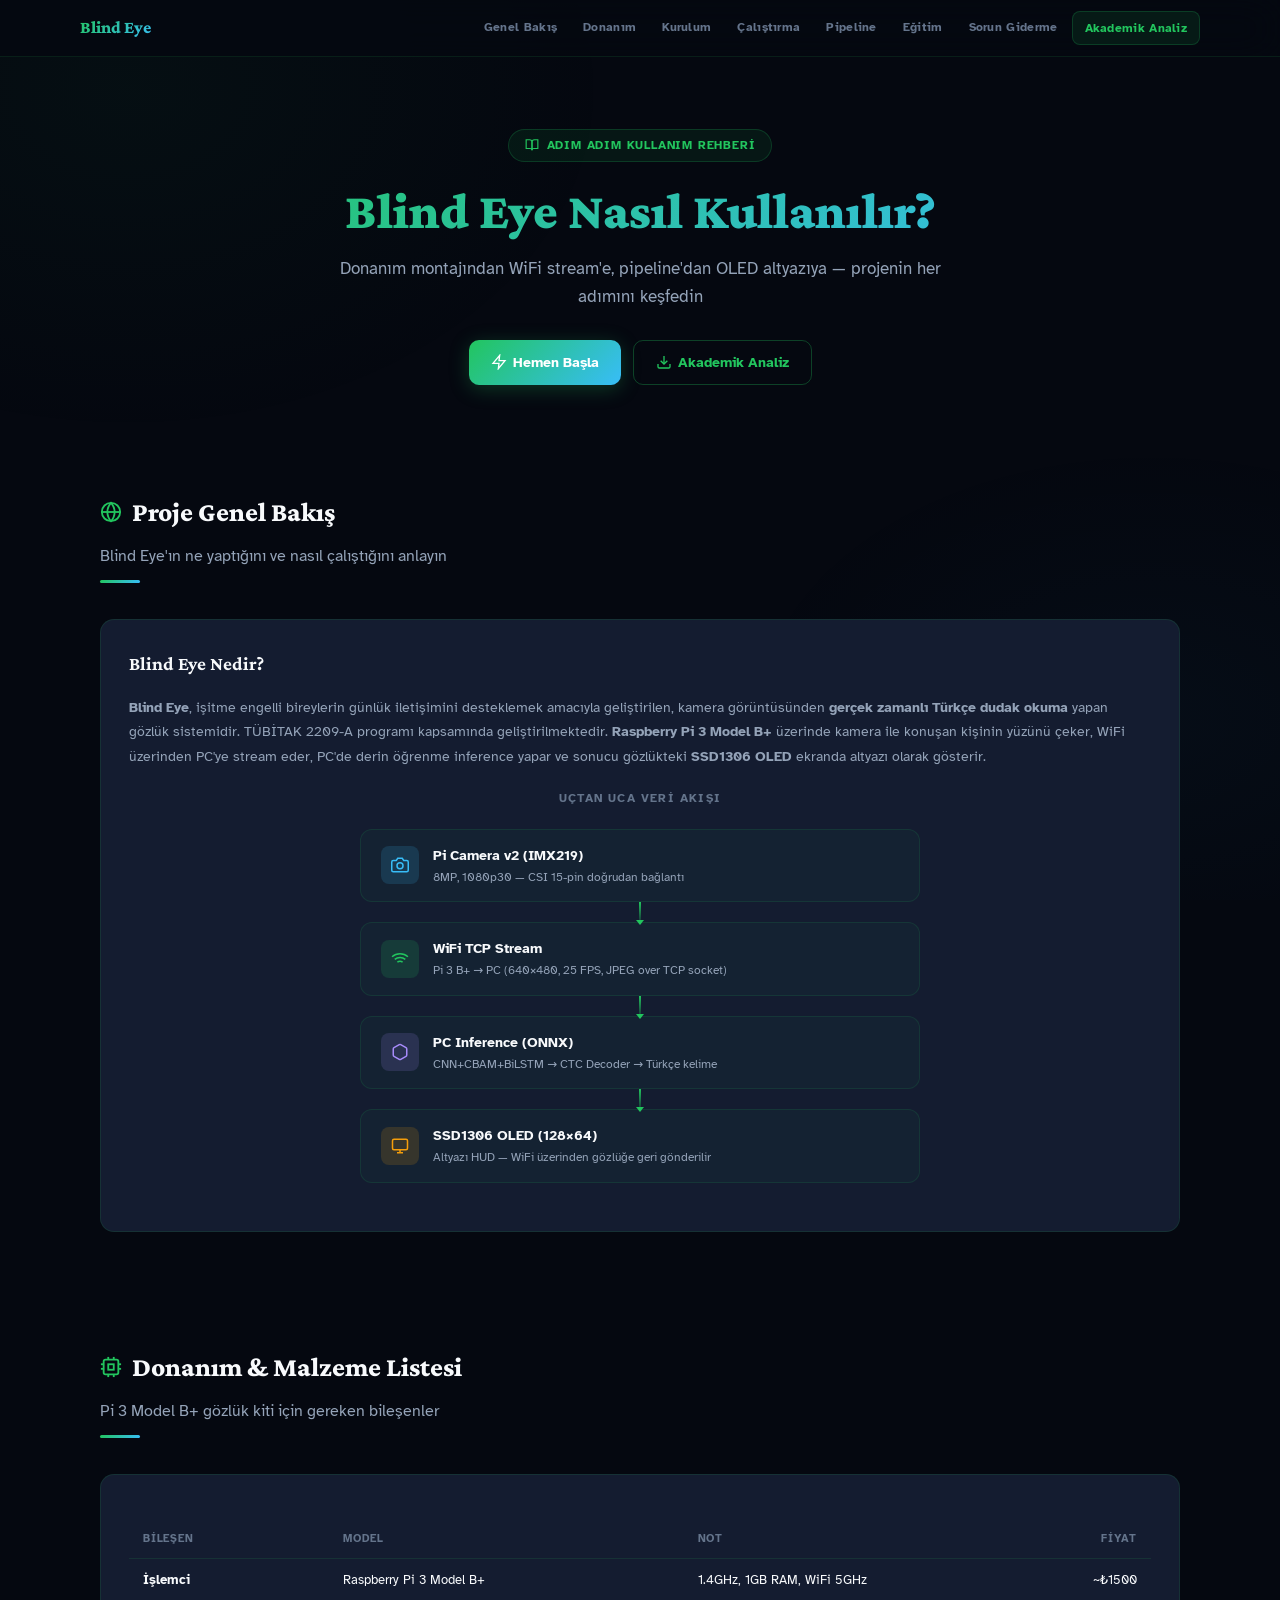
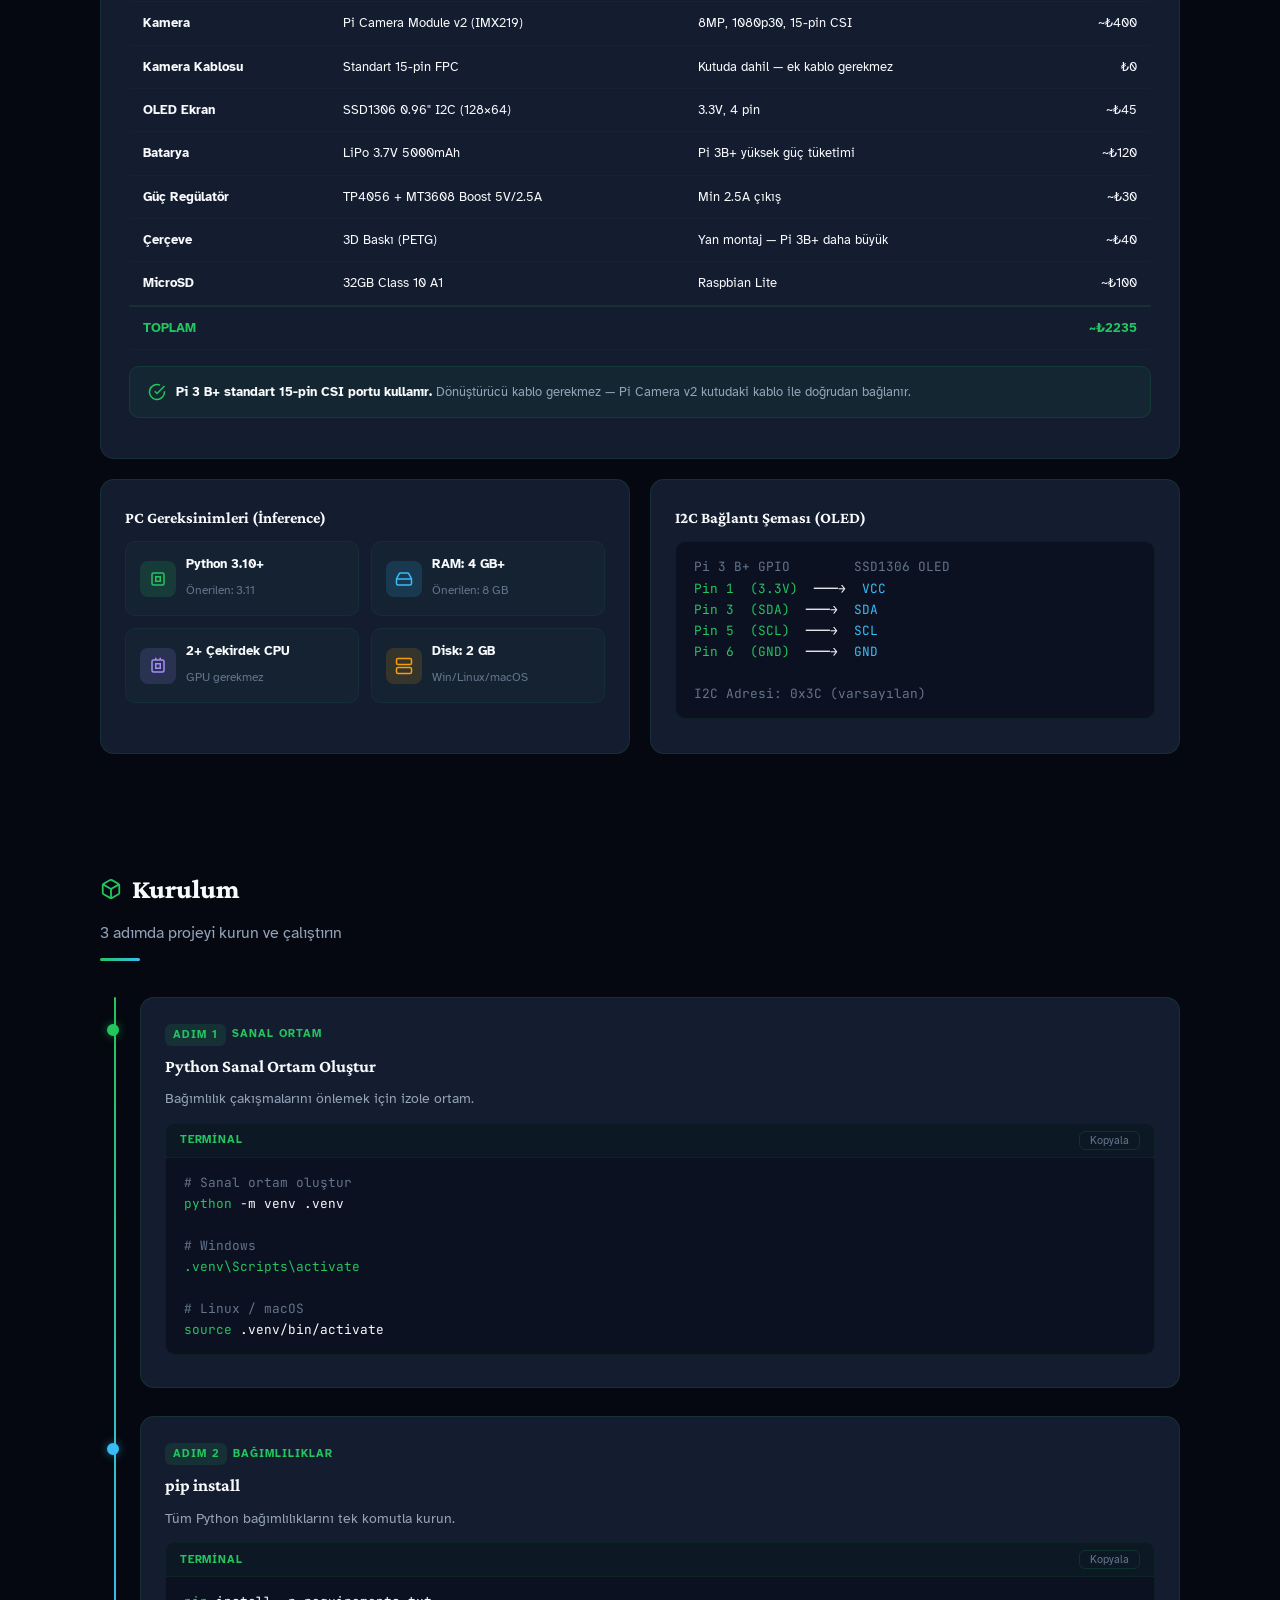
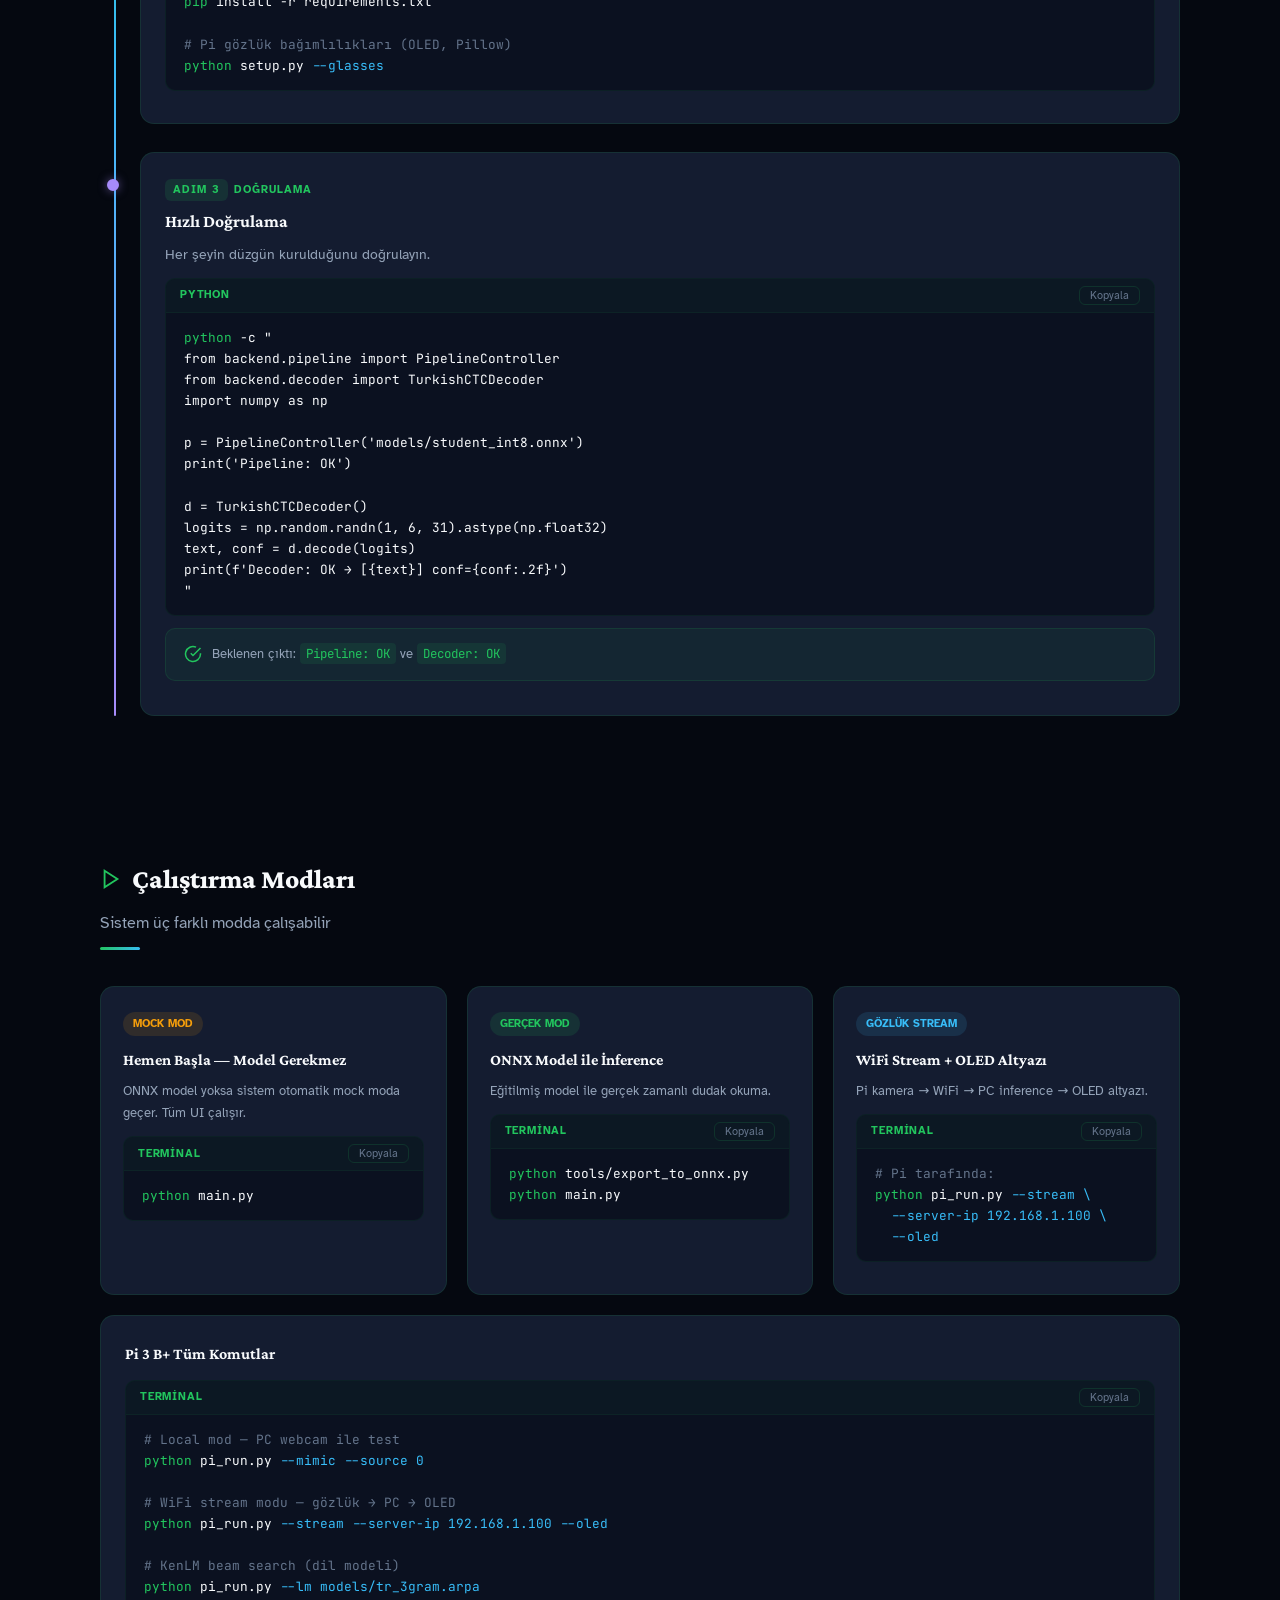
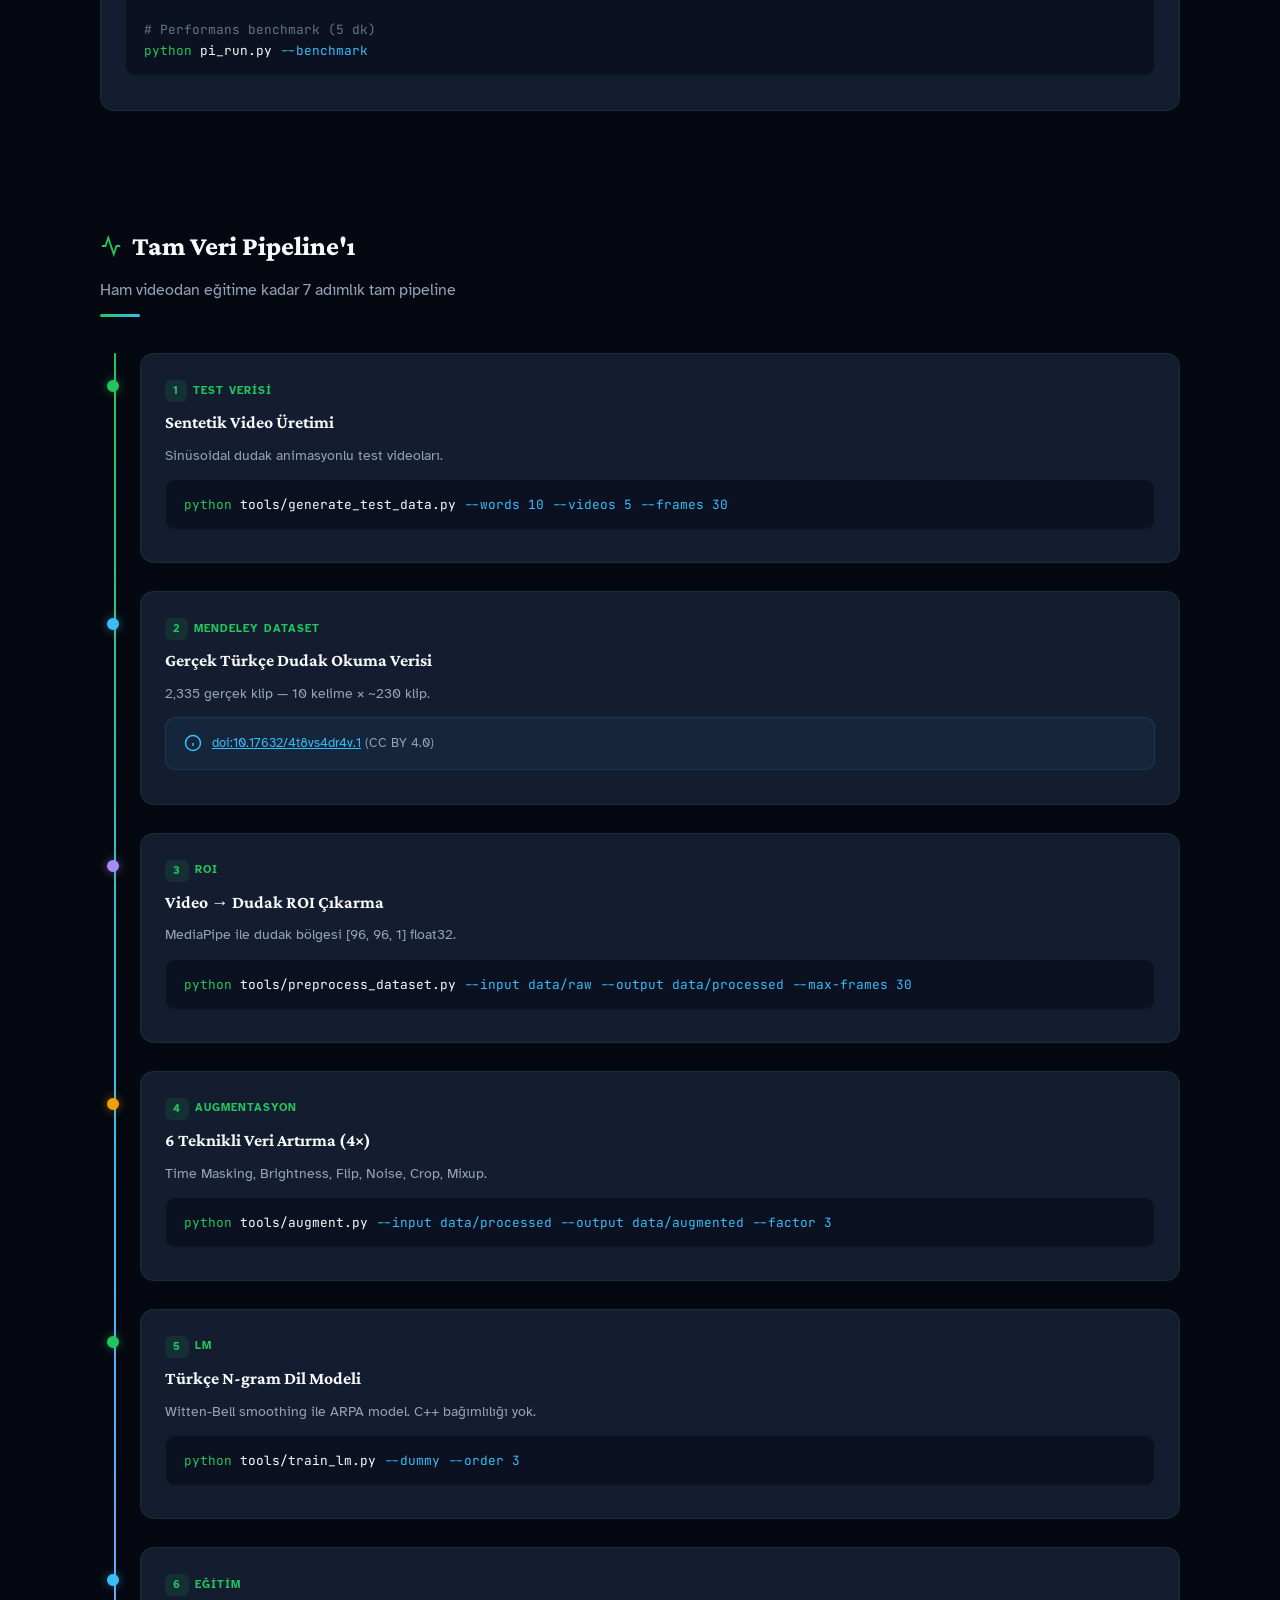
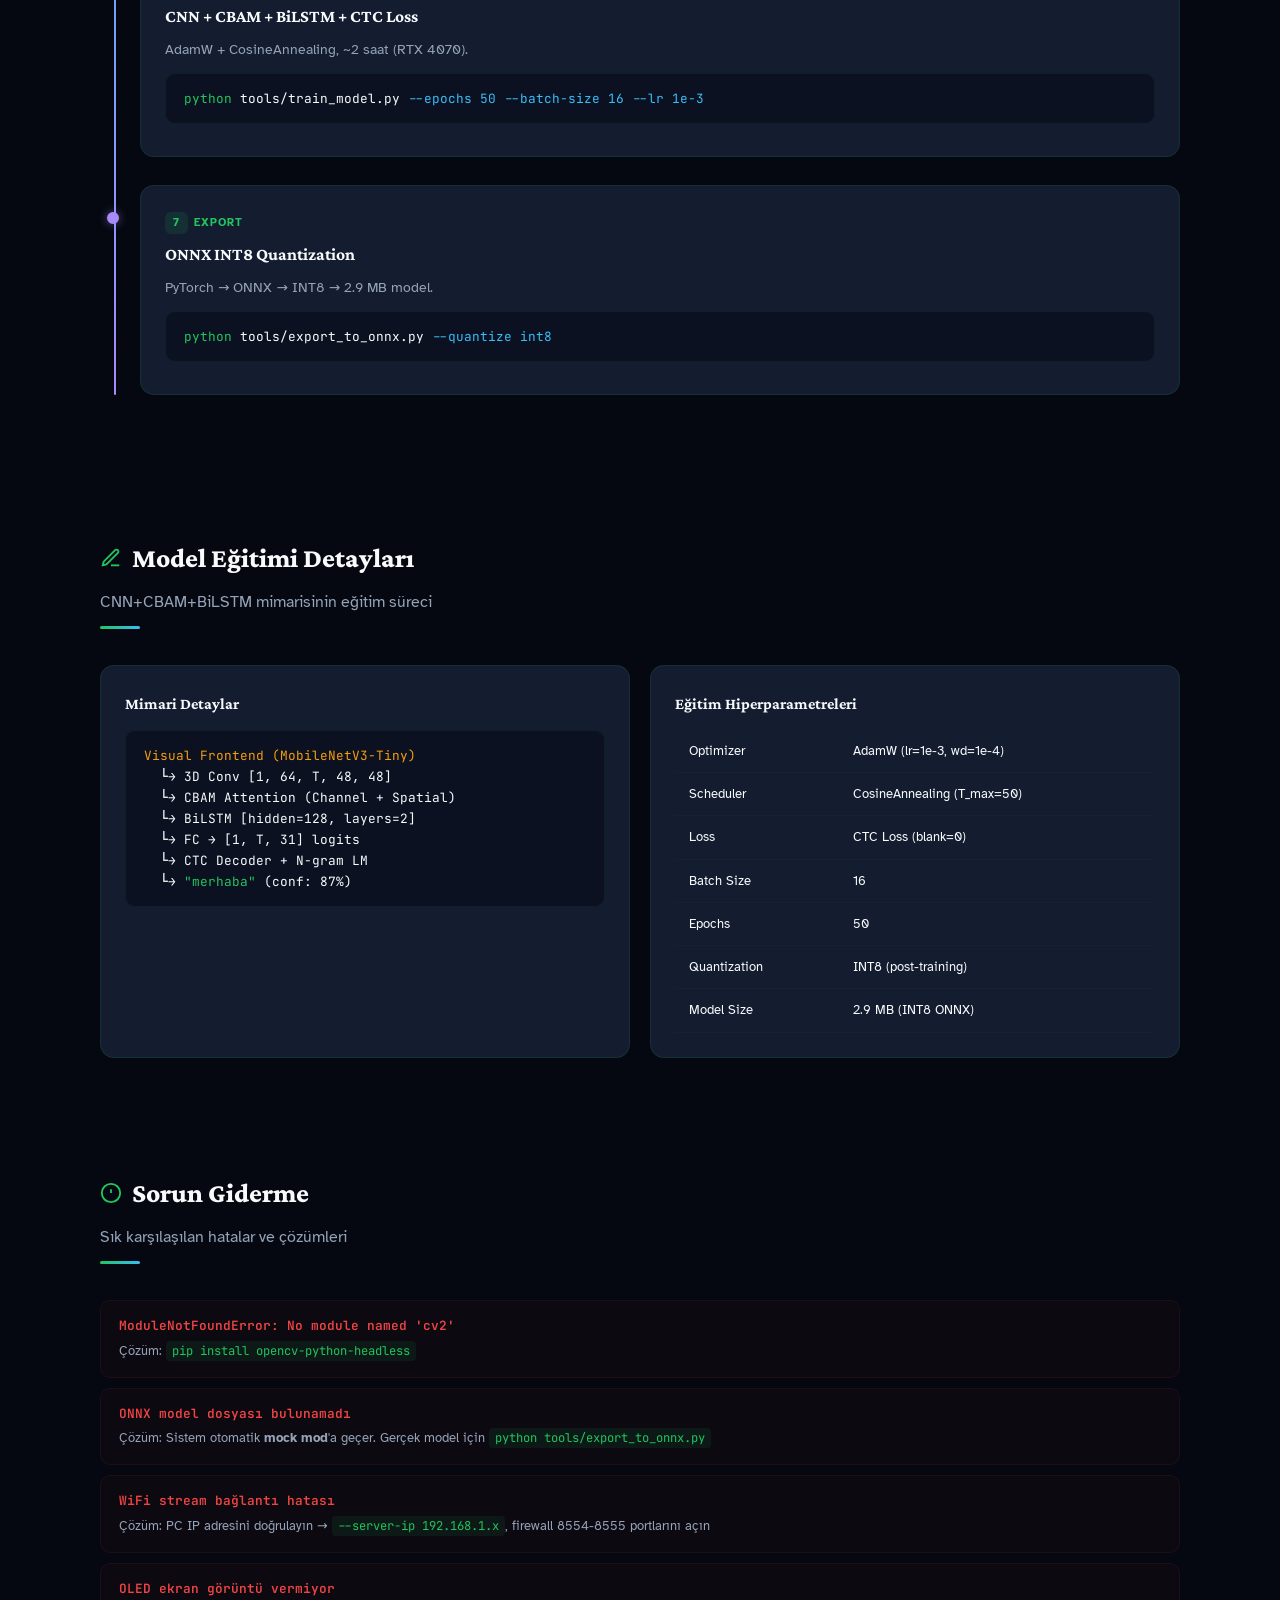
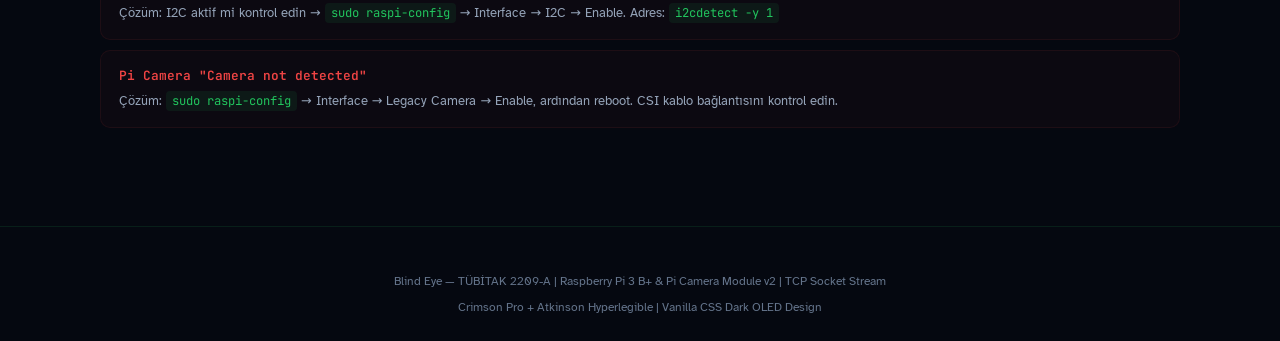
<file: dashboard/guide.html>
<!DOCTYPE html>
<html lang="tr">
<head>
    <meta charset="UTF-8">
    <meta name="viewport" content="width=device-width, initial-scale=1.0">
    <title>Blind Eye — Kullanım Rehberi & Proje Adımları</title>
    <meta name="description" content="Blind Eye Türkçe dudak okuma gözlük sistemi kurulum, WiFi stream ve OLED kullanım rehberi. Pi 3 B+ & Pi Camera v2.">
    <link href="https://fonts.googleapis.com/css2?family=Crimson+Pro:wght@400;500;600;700;800;900&family=Atkinson+Hyperlegible:wght@400;700&family=JetBrains+Mono:wght@400;500;600&display=swap" rel="stylesheet">
    <style>
        /* ====== DESIGN TOKENS (ui-ux-pro-max: Dark OLED + Academic) ====== */
        :root {
            --bg-base: #050810;
            --bg-primary: #0F172A;
            --bg-secondary: #1E293B;
            --bg-card: #141c30;
            --bg-card-hover: #1a2540;
            --bg-code: #0b1120;
            --border: rgba(34,197,94,0.12);
            --border-hover: rgba(34,197,94,0.35);
            --accent: #22C55E;
            --accent-glow: rgba(34,197,94,0.2);
            --accent-2: #38BDF8;
            --accent-3: #A78BFA;
            --accent-4: #F59E0B;
            --accent-5: #F472B6;
            --text-primary: #F8FAFC;
            --text-secondary: #94A3B8;
            --text-muted: #64748B;
            --success: #22C55E;
            --warning: #F59E0B;
            --danger: #EF4444;
            --font-heading: 'Crimson Pro', Georgia, serif;
            --font-body: 'Atkinson Hyperlegible', system-ui, sans-serif;
            --font-code: 'JetBrains Mono', monospace;
            --gradient-brand: linear-gradient(135deg, #22C55E 0%, #38BDF8 100%);
            --gradient-warm: linear-gradient(135deg, #F59E0B 0%, #EF4444 100%);
            --gradient-cool: linear-gradient(135deg, #A78BFA 0%, #38BDF8 100%);
            --radius: 14px;
            --transition: 0.25s cubic-bezier(0.4, 0, 0.2, 1);
        }

        *, *::before, *::after { margin: 0; padding: 0; box-sizing: border-box; }
        html { scroll-behavior: smooth; }

        @media (prefers-reduced-motion: reduce) {
            html { scroll-behavior: auto; }
            *, *::before, *::after { animation-duration: 0.01ms !important; transition-duration: 0.01ms !important; }
        }

        body {
            font-family: var(--font-body);
            background: var(--bg-base);
            color: var(--text-primary);
            line-height: 1.7;
            overflow-x: hidden;
            -webkit-font-smoothing: antialiased;
        }

        /* Ambient BG */
        body::before {
            content: '';
            position: fixed; inset: 0;
            background:
                radial-gradient(ellipse 700px 500px at 10% 10%, rgba(34,197,94,0.04) 0%, transparent 70%),
                radial-gradient(ellipse 600px 400px at 90% 80%, rgba(56,189,248,0.03) 0%, transparent 70%);
            pointer-events: none; z-index: 0;
        }

        /* ====== UTILITIES ====== */
        .container { max-width: 1120px; margin: 0 auto; padding: 0 20px; position: relative; z-index: 1; }

        /* ====== NAVBAR ====== */
        .navbar {
            position: sticky; top: 0; z-index: 100;
            background: rgba(5,8,16,0.88);
            backdrop-filter: blur(20px); -webkit-backdrop-filter: blur(20px);
            border-bottom: 1px solid var(--border);
            padding: 0 20px;
        }
        .navbar-inner {
            max-width: 1120px; margin: 0 auto;
            display: flex; align-items: center; justify-content: space-between;
            height: 56px;
        }
        .nav-brand {
            font-family: var(--font-heading); font-weight: 800; font-size: 1.1rem;
            background: var(--gradient-brand);
            -webkit-background-clip: text; -webkit-text-fill-color: transparent; background-clip: text;
        }
        .nav-links { display: flex; gap: 2px; flex-wrap: wrap; }
        .nav-links a {
            color: var(--text-muted); text-decoration: none;
            font-size: 0.76rem; font-weight: 700; letter-spacing: 0.3px;
            padding: 6px 12px; border-radius: 8px;
            transition: color var(--transition), background var(--transition);
            cursor: pointer;
        }
        .nav-links a:hover { color: var(--text-primary); background: rgba(34,197,94,0.08); }
        .nav-link-accent {
            background: rgba(34,197,94,0.1) !important; color: var(--accent) !important;
            border: 1px solid rgba(34,197,94,0.2);
        }
        .nav-link-accent:hover { background: rgba(34,197,94,0.18) !important; }

        /* ====== HERO ====== */
        .hero { text-align: center; padding: 72px 0 48px; }
        .hero-tag {
            display: inline-flex; align-items: center; gap: 8px;
            padding: 5px 16px; border-radius: 100px;
            background: rgba(34,197,94,0.08); border: 1px solid rgba(34,197,94,0.2);
            font-size: 0.76rem; font-weight: 700; color: var(--accent);
            letter-spacing: 0.8px; text-transform: uppercase;
            margin-bottom: 20px;
        }
        .hero-tag svg { width: 14px; height: 14px; }
        .hero h1 {
            font-family: var(--font-heading); font-size: clamp(2.1rem, 5vw, 3.2rem);
            font-weight: 900; line-height: 1.15;
            background: var(--gradient-brand);
            -webkit-background-clip: text; -webkit-text-fill-color: transparent; background-clip: text;
            margin-bottom: 14px;
        }
        .hero p { font-size: 1.05rem; color: var(--text-secondary); max-width: 620px; margin: 0 auto 28px; }
        .hero-actions { display: flex; justify-content: center; gap: 12px; flex-wrap: wrap; }
        .btn {
            display: inline-flex; align-items: center; gap: 6px;
            padding: 10px 22px; border-radius: 10px; border: none;
            font-family: var(--font-body); font-size: 0.85rem; font-weight: 700;
            text-decoration: none; cursor: pointer;
            transition: all var(--transition);
        }
        .btn svg { width: 16px; height: 16px; }
        .btn-primary {
            background: var(--gradient-brand); color: #fff;
            box-shadow: 0 4px 20px rgba(34,197,94,0.25);
        }
        .btn-primary:hover { transform: translateY(-2px); box-shadow: 0 8px 28px rgba(34,197,94,0.35); }
        .btn-ghost {
            background: transparent; color: var(--accent);
            border: 1px solid rgba(34,197,94,0.3);
        }
        .btn-ghost:hover { background: rgba(34,197,94,0.08); border-color: var(--accent); }

        /* ====== SECTION ====== */
        .section { padding: 56px 0; }
        .section-head { margin-bottom: 36px; }
        .section-head h2 {
            font-family: var(--font-heading); font-size: 1.7rem; font-weight: 800;
            margin-bottom: 8px; display: flex; align-items: center; gap: 10px;
        }
        .section-head h2 svg { width: 22px; height: 22px; color: var(--accent); flex-shrink: 0; }
        .section-head p { color: var(--text-secondary); max-width: 560px; }
        .accent-bar { width: 40px; height: 3px; background: var(--gradient-brand); border-radius: 2px; margin-top: 10px; }

        /* ====== CARDS ====== */
        .card {
            background: var(--bg-card); border: 1px solid var(--border);
            border-radius: var(--radius); padding: 24px;
            transition: all var(--transition); position: relative; overflow: hidden;
        }
        .card::after {
            content: ''; position: absolute; top: 0; left: 0; right: 0; height: 2px;
            background: var(--gradient-brand); opacity: 0; transition: opacity var(--transition);
        }
        .card:hover {
            border-color: var(--border-hover); background: var(--bg-card-hover);
            transform: translateY(-2px); box-shadow: 0 8px 32px rgba(0,0,0,0.3);
        }
        .card:hover::after { opacity: 1; }
        .grid-2 { display: grid; grid-template-columns: repeat(auto-fit, minmax(380px, 1fr)); gap: 20px; }
        .grid-3 { display: grid; grid-template-columns: repeat(auto-fit, minmax(280px, 1fr)); gap: 20px; }

        /* ====== TIMELINE ====== */
        .timeline { position: relative; padding-left: 40px; }
        .timeline::before {
            content: ''; position: absolute; left: 14px; top: 0; bottom: 0;
            width: 2px; background: linear-gradient(180deg, var(--accent), var(--accent-2), var(--accent-3));
            border-radius: 2px;
        }
        .tl-step {
            position: relative; margin-bottom: 28px;
            padding: 22px 24px; background: var(--bg-card);
            border: 1px solid var(--border); border-radius: var(--radius);
            transition: all var(--transition);
        }
        .tl-step:hover { border-color: var(--border-hover); background: var(--bg-card-hover); transform: translateX(3px); }
        .tl-dot {
            position: absolute; left: -34px; top: 26px;
            width: 12px; height: 12px; border-radius: 50%;
            border: 2px solid var(--accent); background: var(--bg-base);
            z-index: 2; transition: all var(--transition);
        }
        .tl-dot.done { background: var(--accent); box-shadow: 0 0 10px rgba(34,197,94,0.5); }
        .tl-dot.blue { border-color: var(--accent-2); }
        .tl-dot.blue.done { background: var(--accent-2); box-shadow: 0 0 10px rgba(56,189,248,0.5); }
        .tl-dot.purple { border-color: var(--accent-3); }
        .tl-dot.purple.done { background: var(--accent-3); box-shadow: 0 0 10px rgba(167,139,250,0.5); }
        .tl-dot.amber { border-color: var(--accent-4); }
        .tl-dot.amber.done { background: var(--accent-4); box-shadow: 0 0 10px rgba(245,158,11,0.5); }
        .tl-label {
            display: inline-flex; align-items: center; gap: 6px;
            font-size: 0.68rem; font-weight: 700; text-transform: uppercase;
            letter-spacing: 1px; color: var(--accent); margin-bottom: 6px;
        }
        .tl-badge {
            padding: 2px 8px; border-radius: 6px;
            background: rgba(34,197,94,0.12); font-size: 0.66rem;
        }
        .tl-step h3 { font-family: var(--font-heading); font-size: 1.1rem; font-weight: 700; margin-bottom: 6px; }
        .tl-step p { color: var(--text-secondary); font-size: 0.85rem; margin-bottom: 12px; }

        /* ====== CODE BLOCK ====== */
        .code-block {
            background: var(--bg-code); border: 1px solid rgba(34,197,94,0.08);
            border-radius: 10px; overflow: hidden; margin: 10px 0;
        }
        .code-head {
            display: flex; align-items: center; justify-content: space-between;
            padding: 7px 14px; background: rgba(34,197,94,0.04);
            border-bottom: 1px solid rgba(34,197,94,0.06);
        }
        .code-lang { font-size: 0.68rem; font-weight: 700; color: var(--accent); text-transform: uppercase; letter-spacing: 0.8px; }
        .code-copy {
            padding: 2px 10px; border-radius: 6px; border: 1px solid rgba(34,197,94,0.15);
            background: transparent; color: var(--text-muted); cursor: pointer;
            font-size: 0.68rem; font-family: var(--font-body); transition: all var(--transition);
        }
        .code-copy:hover { border-color: var(--accent); color: var(--accent); }
        .code-copy.copied { border-color: var(--accent); color: var(--accent); }
        .code-body { padding: 14px 18px; overflow-x: auto; }
        .code-body pre {
            margin: 0; font-family: var(--font-code); font-size: 0.8rem;
            line-height: 1.65; color: var(--text-primary); white-space: pre; tab-size: 4;
        }
        .c-cmt { color: var(--text-muted); }
        .c-cmd { color: var(--accent); }
        .c-flag { color: var(--accent-2); }
        .c-out { color: var(--text-muted); font-style: italic; }
        .c-hi { color: var(--accent-4); }

        /* ====== REQUIREMENTS ====== */
        .req-grid { display: grid; grid-template-columns: repeat(auto-fit, minmax(170px, 1fr)); gap: 12px; }
        .req-item {
            display: flex; align-items: center; gap: 10px;
            padding: 12px 14px; border-radius: 10px;
            background: rgba(34,197,94,0.04); border: 1px solid rgba(34,197,94,0.06);
            transition: all var(--transition); cursor: default;
        }
        .req-item:hover { border-color: rgba(34,197,94,0.2); background: rgba(34,197,94,0.07); }
        .req-icon { width: 36px; height: 36px; border-radius: 8px; display: flex; align-items: center; justify-content: center; flex-shrink: 0; }
        .req-icon svg { width: 18px; height: 18px; }
        .req-icon.green { background: rgba(34,197,94,0.15); color: var(--accent); }
        .req-icon.blue { background: rgba(56,189,248,0.15); color: var(--accent-2); }
        .req-icon.purple { background: rgba(167,139,250,0.15); color: var(--accent-3); }
        .req-icon.amber { background: rgba(245,158,11,0.15); color: var(--accent-4); }
        .req-text strong { display: block; font-size: 0.8rem; font-weight: 700; color: var(--text-primary); }
        .req-text span { font-size: 0.72rem; color: var(--text-muted); }

        /* ====== MODE CARDS ====== */
        .mode-card {
            padding: 22px; border-radius: var(--radius);
            border: 1px solid var(--border); background: var(--bg-card);
            transition: all var(--transition); cursor: default;
        }
        .mode-card:hover { border-color: var(--border-hover); transform: translateY(-2px); }
        .mode-badge {
            display: inline-block; padding: 3px 10px; border-radius: 100px;
            font-size: 0.68rem; font-weight: 700; margin-bottom: 10px;
        }
        .mode-badge.mock { background: rgba(245,158,11,0.12); color: var(--warning); }
        .mode-badge.real { background: rgba(34,197,94,0.12); color: var(--success); }
        .mode-badge.stream { background: rgba(56,189,248,0.12); color: var(--accent-2); }
        .mode-card h4 { font-family: var(--font-heading); font-size: 1rem; font-weight: 700; margin-bottom: 6px; }
        .mode-card p { font-size: 0.82rem; color: var(--text-secondary); margin-bottom: 12px; }

        /* ====== ARCHITECTURE FLOW ====== */
        .arch-flow { display: flex; flex-direction: column; align-items: center; gap: 0; margin: 20px 0; }
        .arch-node {
            width: 100%; max-width: 560px;
            padding: 14px 20px; border-radius: 12px;
            background: rgba(34,197,94,0.04); border: 1px solid rgba(34,197,94,0.12);
            display: flex; align-items: center; gap: 14px;
            transition: all var(--transition); cursor: default;
        }
        .arch-node:hover { border-color: var(--accent); background: rgba(34,197,94,0.08); }
        .arch-icon {
            width: 38px; height: 38px; border-radius: 8px;
            display: flex; align-items: center; justify-content: center;
            font-size: 1rem; flex-shrink: 0;
        }
        .arch-icon svg { width: 18px; height: 18px; }
        .arch-icon.g { background: rgba(34,197,94,0.15); color: var(--accent); }
        .arch-icon.b { background: rgba(56,189,248,0.15); color: var(--accent-2); }
        .arch-icon.p { background: rgba(167,139,250,0.15); color: var(--accent-3); }
        .arch-icon.a { background: rgba(245,158,11,0.15); color: var(--accent-4); }
        .arch-icon.pk { background: rgba(244,114,182,0.15); color: var(--accent-5); }
        .arch-info h4 { font-size: 0.85rem; font-weight: 700; }
        .arch-info p { font-size: 0.75rem; color: var(--text-secondary); }
        .arch-arrow {
            width: 2px; height: 20px;
            background: linear-gradient(180deg, var(--accent), rgba(34,197,94,0.15));
            position: relative;
        }
        .arch-arrow::after {
            content: ''; position: absolute; bottom: -3px; left: 50%; transform: translateX(-50%);
            width: 0; height: 0; border-left: 4px solid transparent; border-right: 4px solid transparent;
            border-top: 5px solid var(--accent);
        }

        /* ====== CALLOUT ====== */
        .callout {
            padding: 14px 18px; border-radius: 10px; margin: 12px 0;
            display: flex; gap: 10px; align-items: flex-start;
            font-size: 0.82rem;
        }
        .callout svg { width: 18px; height: 18px; flex-shrink: 0; margin-top: 2px; }
        .callout-info { background: rgba(56,189,248,0.06); border: 1px solid rgba(56,189,248,0.12); color: var(--text-secondary); }
        .callout-info svg { color: var(--accent-2); }
        .callout-success { background: rgba(34,197,94,0.06); border: 1px solid rgba(34,197,94,0.12); color: var(--text-secondary); }
        .callout-success svg { color: var(--accent); }
        .callout-warn { background: rgba(245,158,11,0.06); border: 1px solid rgba(245,158,11,0.12); color: var(--text-secondary); }
        .callout-warn svg { color: var(--accent-4); }
        .callout strong { color: var(--text-primary); }

        /* ====== BOM TABLE ====== */
        .bom-table { width: 100%; border-collapse: collapse; margin: 16px 0; }
        .bom-table th {
            text-align: left; padding: 10px 14px;
            font-size: 0.7rem; text-transform: uppercase; letter-spacing: 0.8px;
            color: var(--text-muted); border-bottom: 1px solid var(--border); font-weight: 700;
        }
        .bom-table td { padding: 10px 14px; font-size: 0.82rem; border-bottom: 1px solid rgba(34,197,94,0.04); }
        .bom-table tr:hover td { background: rgba(34,197,94,0.03); }
        .bom-table .total td { font-weight: 700; color: var(--accent); border-top: 2px solid var(--border); }

        /* ====== TROUBLESHOOT ====== */
        .trouble-item {
            padding: 14px 18px; border-radius: 10px;
            background: rgba(239,68,68,0.03); border: 1px solid rgba(239,68,68,0.08);
            margin-bottom: 10px; transition: all var(--transition);
        }
        .trouble-item:hover { border-color: rgba(239,68,68,0.2); }
        .trouble-err { font-family: var(--font-code); font-size: 0.8rem; color: var(--danger); margin-bottom: 4px; font-weight: 600; }
        .trouble-fix { font-size: 0.8rem; color: var(--text-secondary); }
        .trouble-fix code {
            padding: 2px 6px; border-radius: 4px; background: rgba(34,197,94,0.08);
            color: var(--accent); font-family: var(--font-code); font-size: 0.76rem;
        }

        /* ====== FOOTER ====== */
        .footer { text-align: center; padding: 44px 0 24px; border-top: 1px solid var(--border); margin-top: 32px; }
        .footer p { font-size: 0.78rem; color: var(--text-muted); }

        /* ====== ANIMATIONS ====== */
        @keyframes fadeUp { from { opacity: 0; transform: translateY(16px); } to { opacity: 1; transform: translateY(0); } }
        .fade-up { opacity: 0; transform: translateY(16px); transition: all 0.5s ease-out; }
        .fade-up.vis { opacity: 1; transform: translateY(0); }

        /* ====== SCROLLBAR ====== */
        ::-webkit-scrollbar { width: 7px; }
        ::-webkit-scrollbar-track { background: var(--bg-base); }
        ::-webkit-scrollbar-thumb { background: rgba(34,197,94,0.25); border-radius: 4px; }
        ::-webkit-scrollbar-thumb:hover { background: rgba(34,197,94,0.45); }

        /* ====== RESPONSIVE ====== */
        @media (max-width: 860px) {
            .grid-2, .grid-3 { grid-template-columns: 1fr; }
            .nav-links { display: none; }
            .hero h1 { font-size: 1.8rem; }
            .hero { padding: 48px 0 32px; }
        }
        @media (max-width: 480px) {
            .req-grid { grid-template-columns: 1fr 1fr; }
            .grid-2 { grid-template-columns: 1fr; }
        }

        /* ====== SVG ICON INLINE ====== */
        .icon { display: inline-flex; align-items: center; }
    </style>
</head>
<body>

<!-- ====== NAVBAR ====== -->
<nav class="navbar">
    <div class="navbar-inner">
        <div class="nav-brand">Blind Eye</div>
        <div class="nav-links">
            <a href="#overview">Genel Bakış</a>
            <a href="#hardware">Donanım</a>
            <a href="#install">Kurulum</a>
            <a href="#modes">Çalıştırma</a>
            <a href="#pipeline">Pipeline</a>
            <a href="#training">Eğitim</a>
            <a href="#troubleshoot">Sorun Giderme</a>
            <a href="academic_analysis.html" class="nav-link-accent">Akademik Analiz</a>
        </div>
    </div>
</nav>

<!-- ====== HERO ====== -->
<section class="hero">
    <div class="container">
        <div class="hero-tag">
            <svg viewBox="0 0 24 24" fill="none" stroke="currentColor" stroke-width="2"><path d="M2 3h6a4 4 0 0 1 4 4v14a3 3 0 0 0-3-3H2z"/><path d="M22 3h-6a4 4 0 0 0-4 4v14a3 3 0 0 1 3-3h7z"/></svg>
            Adım Adım Kullanım Rehberi
        </div>
        <h1>Blind Eye Nasıl Kullanılır?</h1>
        <p>Donanım montajından WiFi stream'e, pipeline'dan OLED altyazıya — projenin her adımını keşfedin</p>
        <div class="hero-actions">
            <a href="#install" class="btn btn-primary">
                <svg viewBox="0 0 24 24" fill="none" stroke="currentColor" stroke-width="2"><path d="M13 2L3 14h9l-1 8 10-12h-9l1-8z"/></svg>
                Hemen Başla
            </a>
            <a href="academic_analysis.html" class="btn btn-ghost">
                <svg viewBox="0 0 24 24" fill="none" stroke="currentColor" stroke-width="2"><path d="M21 15v4a2 2 0 0 1-2 2H5a2 2 0 0 1-2-2v-4"/><polyline points="7 10 12 15 17 10"/><line x1="12" y1="15" x2="12" y2="3"/></svg>
                Akademik Analiz
            </a>
        </div>
    </div>
</section>

<!-- ====== 1. GENEL BAKIŞ ====== -->
<section class="section" id="overview">
    <div class="container">
        <div class="section-head fade-up">
            <h2>
                <svg viewBox="0 0 24 24" fill="none" stroke="currentColor" stroke-width="2"><circle cx="12" cy="12" r="10"/><line x1="2" y1="12" x2="22" y2="12"/><path d="M12 2a15.3 15.3 0 0 1 4 10 15.3 15.3 0 0 1-4 10 15.3 15.3 0 0 1-4-10 15.3 15.3 0 0 1 4-10z"/></svg>
                Proje Genel Bakış
            </h2>
            <p>Blind Eye'ın ne yaptığını ve nasıl çalıştığını anlayın</p>
            <div class="accent-bar"></div>
        </div>

        <div class="card fade-up" style="padding:28px;">
            <h3 style="font-family:var(--font-heading);font-size:1.2rem;font-weight:700;margin-bottom:14px;">Blind Eye Nedir?</h3>
            <p style="color:var(--text-secondary);font-size:0.9rem;margin-bottom:20px;">
                <strong>Blind Eye</strong>, işitme engelli bireylerin günlük iletişimini desteklemek amacıyla geliştirilen,
                kamera görüntüsünden <strong>gerçek zamanlı Türkçe dudak okuma</strong> yapan gözlük sistemidir.
                TÜBİTAK 2209-A programı kapsamında geliştirilmektedir.
                <strong>Raspberry Pi 3 Model B+</strong> üzerinde kamera ile konuşan kişinin yüzünü çeker,
                WiFi üzerinden PC'ye stream eder, PC'de derin öğrenme inference yapar ve sonucu
                gözlükteki <strong>SSD1306 OLED</strong> ekranda altyazı olarak gösterir.
            </p>

            <!-- Architecture Flow -->
            <h4 style="text-align:center;color:var(--text-muted);font-size:0.75rem;text-transform:uppercase;letter-spacing:1.2px;margin-bottom:14px;">Uçtan Uca Veri Akışı</h4>
            <div class="arch-flow">
                <div class="arch-node">
                    <div class="arch-icon b"><svg viewBox="0 0 24 24" fill="none" stroke="currentColor" stroke-width="2"><path d="M23 19a2 2 0 0 1-2 2H3a2 2 0 0 1-2-2V8a2 2 0 0 1 2-2h4l2-3h6l2 3h4a2 2 0 0 1 2 2z"/><circle cx="12" cy="13" r="4"/></svg></div>
                    <div class="arch-info"><h4>Pi Camera v2 (IMX219)</h4><p>8MP, 1080p30 — CSI 15-pin doğrudan bağlantı</p></div>
                </div>
                <div class="arch-arrow"></div>
                <div class="arch-node">
                    <div class="arch-icon g"><svg viewBox="0 0 24 24" fill="none" stroke="currentColor" stroke-width="2"><path d="M5 12.55a11 11 0 0 1 14.08 0"/><path d="M1.42 9a16 16 0 0 1 21.16 0"/><path d="M8.53 16.11a6 6 0 0 1 6.95 0"/><line x1="12" y1="20" x2="12.01" y2="20"/></svg></div>
                    <div class="arch-info"><h4>WiFi TCP Stream</h4><p>Pi 3 B+ → PC (640×480, 25 FPS, JPEG over TCP socket)</p></div>
                </div>
                <div class="arch-arrow"></div>
                <div class="arch-node">
                    <div class="arch-icon p"><svg viewBox="0 0 24 24" fill="none" stroke="currentColor" stroke-width="2"><path d="M21 16V8a2 2 0 0 0-1-1.73l-7-4a2 2 0 0 0-2 0l-7 4A2 2 0 0 0 3 8v8a2 2 0 0 0 1 1.73l7 4a2 2 0 0 0 2 0l7-4A2 2 0 0 0 21 16z"/></svg></div>
                    <div class="arch-info"><h4>PC Inference (ONNX)</h4><p>CNN+CBAM+BiLSTM → CTC Decoder → Türkçe kelime</p></div>
                </div>
                <div class="arch-arrow"></div>
                <div class="arch-node">
                    <div class="arch-icon a"><svg viewBox="0 0 24 24" fill="none" stroke="currentColor" stroke-width="2"><rect x="2" y="3" width="20" height="14" rx="2" ry="2"/><line x1="8" y1="21" x2="16" y2="21"/><line x1="12" y1="17" x2="12" y2="21"/></svg></div>
                    <div class="arch-info"><h4>SSD1306 OLED (128×64)</h4><p>Altyazı HUD — WiFi üzerinden gözlüğe geri gönderilir</p></div>
                </div>
            </div>
        </div>
    </div>
</section>

<!-- ====== 2. DONANIM ====== -->
<section class="section" id="hardware">
    <div class="container">
        <div class="section-head fade-up">
            <h2>
                <svg viewBox="0 0 24 24" fill="none" stroke="currentColor" stroke-width="2"><rect x="4" y="4" width="16" height="16" rx="2" ry="2"/><rect x="9" y="9" width="6" height="6"/><line x1="9" y1="1" x2="9" y2="4"/><line x1="15" y1="1" x2="15" y2="4"/><line x1="9" y1="20" x2="9" y2="23"/><line x1="15" y1="20" x2="15" y2="23"/><line x1="20" y1="9" x2="23" y2="9"/><line x1="20" y1="14" x2="23" y2="14"/><line x1="1" y1="9" x2="4" y2="9"/><line x1="1" y1="14" x2="4" y2="14"/></svg>
                Donanım & Malzeme Listesi
            </h2>
            <p>Pi 3 Model B+ gözlük kiti için gereken bileşenler</p>
            <div class="accent-bar"></div>
        </div>

        <div class="card fade-up" style="padding:28px;">
            <table class="bom-table">
                <thead><tr><th>Bileşen</th><th>Model</th><th>Not</th><th style="text-align:right">Fiyat</th></tr></thead>
                <tbody>
                    <tr><td><strong>İşlemci</strong></td><td>Raspberry Pi 3 Model B+</td><td>1.4GHz, 1GB RAM, WiFi 5GHz</td><td style="text-align:right">~₺1500</td></tr>
                    <tr><td><strong>Kamera</strong></td><td>Pi Camera Module v2 (IMX219)</td><td>8MP, 1080p30, 15-pin CSI</td><td style="text-align:right">~₺400</td></tr>
                    <tr><td><strong>Kamera Kablosu</strong></td><td>Standart 15-pin FPC</td><td>Kutuda dahil — ek kablo gerekmez</td><td style="text-align:right">₺0</td></tr>
                    <tr><td><strong>OLED Ekran</strong></td><td>SSD1306 0.96" I2C (128×64)</td><td>3.3V, 4 pin</td><td style="text-align:right">~₺45</td></tr>
                    <tr><td><strong>Batarya</strong></td><td>LiPo 3.7V 5000mAh</td><td>Pi 3B+ yüksek güç tüketimi</td><td style="text-align:right">~₺120</td></tr>
                    <tr><td><strong>Güç Regülatör</strong></td><td>TP4056 + MT3608 Boost 5V/2.5A</td><td>Min 2.5A çıkış</td><td style="text-align:right">~₺30</td></tr>
                    <tr><td><strong>Çerçeve</strong></td><td>3D Baskı (PETG)</td><td>Yan montaj — Pi 3B+ daha büyük</td><td style="text-align:right">~₺40</td></tr>
                    <tr><td><strong>MicroSD</strong></td><td>32GB Class 10 A1</td><td>Raspbian Lite</td><td style="text-align:right">~₺100</td></tr>
                    <tr class="total"><td colspan="3"><strong>TOPLAM</strong></td><td style="text-align:right"><strong>~₺2235</strong></td></tr>
                </tbody>
            </table>
            <div class="callout callout-success">
                <svg viewBox="0 0 24 24" fill="none" stroke="currentColor" stroke-width="2"><path d="M22 11.08V12a10 10 0 1 1-5.93-9.14"/><polyline points="22 4 12 14.01 9 11.01"/></svg>
                <div><strong>Pi 3 B+ standart 15-pin CSI portu kullanır.</strong> Dönüştürücü kablo gerekmez — Pi Camera v2 kutudaki kablo ile doğrudan bağlanır.</div>
            </div>
        </div>

        <div class="grid-2 fade-up" style="margin-top:20px;">
            <div class="card">
                <h4 style="font-family:var(--font-heading);font-weight:700;margin-bottom:10px;">PC Gereksinimleri (İnference)</h4>
                <div class="req-grid">
                    <div class="req-item"><div class="req-icon green"><svg viewBox="0 0 24 24" fill="none" stroke="currentColor" stroke-width="2"><rect x="4" y="4" width="16" height="16" rx="2" ry="2"/><rect x="9" y="9" width="6" height="6"/></svg></div><div class="req-text"><strong>Python 3.10+</strong><span>Önerilen: 3.11</span></div></div>
                    <div class="req-item"><div class="req-icon blue"><svg viewBox="0 0 24 24" fill="none" stroke="currentColor" stroke-width="2"><path d="M22 12H2"/><path d="M5.45 5.11L2 12v6a2 2 0 0 0 2 2h16a2 2 0 0 0 2-2v-6l-3.45-6.89A2 2 0 0 0 16.76 4H7.24a2 2 0 0 0-1.79 1.11z"/></svg></div><div class="req-text"><strong>RAM: 4 GB+</strong><span>Önerilen: 8 GB</span></div></div>
                    <div class="req-item"><div class="req-icon purple"><svg viewBox="0 0 24 24" fill="none" stroke="currentColor" stroke-width="2"><rect x="4" y="4" width="16" height="16" rx="2" ry="2"/><rect x="9" y="9" width="6" height="6"/><line x1="9" y1="1" x2="9" y2="4"/><line x1="15" y1="1" x2="15" y2="4"/></svg></div><div class="req-text"><strong>2+ Çekirdek CPU</strong><span>GPU gerekmez</span></div></div>
                    <div class="req-item"><div class="req-icon amber"><svg viewBox="0 0 24 24" fill="none" stroke="currentColor" stroke-width="2"><rect x="2" y="2" width="20" height="8" rx="2" ry="2"/><rect x="2" y="14" width="20" height="8" rx="2" ry="2"/><line x1="6" y1="6" x2="6.01" y2="6"/><line x1="6" y1="18" x2="6.01" y2="18"/></svg></div><div class="req-text"><strong>Disk: 2 GB</strong><span>Win/Linux/macOS</span></div></div>
                </div>
            </div>
            <div class="card">
                <h4 style="font-family:var(--font-heading);font-weight:700;margin-bottom:10px;">I2C Bağlantı Şeması (OLED)</h4>
                <div class="code-block"><div class="code-body"><pre><span class="c-cmt">Pi 3 B+ GPIO        SSD1306 OLED</span>
<span class="c-cmd">Pin 1  (3.3V)</span>  ───→  <span class="c-flag">VCC</span>
<span class="c-cmd">Pin 3  (SDA)</span>  ───→  <span class="c-flag">SDA</span>
<span class="c-cmd">Pin 5  (SCL)</span>  ───→  <span class="c-flag">SCL</span>
<span class="c-cmd">Pin 6  (GND)</span>  ───→  <span class="c-flag">GND</span>

<span class="c-cmt">I2C Adresi: 0x3C (varsayılan)</span></pre></div></div>
            </div>
        </div>
    </div>
</section>

<!-- ====== 3. KURULUM ====== -->
<section class="section" id="install">
    <div class="container">
        <div class="section-head fade-up">
            <h2>
                <svg viewBox="0 0 24 24" fill="none" stroke="currentColor" stroke-width="2"><path d="M21 16V8a2 2 0 0 0-1-1.73l-7-4a2 2 0 0 0-2 0l-7 4A2 2 0 0 0 3 8v8a2 2 0 0 0 1 1.73l7 4a2 2 0 0 0 2 0l7-4A2 2 0 0 0 21 16z"/><polyline points="3.27 6.96 12 12.01 20.73 6.96"/><line x1="12" y1="22.08" x2="12" y2="12"/></svg>
                Kurulum
            </h2>
            <p>3 adımda projeyi kurun ve çalıştırın</p>
            <div class="accent-bar"></div>
        </div>

        <div class="timeline fade-up">
            <div class="tl-step">
                <div class="tl-dot done"></div>
                <div class="tl-label"><span class="tl-badge">Adım 1</span> Sanal Ortam</div>
                <h3>Python Sanal Ortam Oluştur</h3>
                <p>Bağımlılık çakışmalarını önlemek için izole ortam.</p>
                <div class="code-block"><div class="code-head"><span class="code-lang">Terminal</span><button class="code-copy" onclick="copyCode(this)">Kopyala</button></div><div class="code-body"><pre><span class="c-cmt"># Sanal ortam oluştur</span>
<span class="c-cmd">python</span> -m venv .venv

<span class="c-cmt"># Windows</span>
<span class="c-cmd">.venv\Scripts\activate</span>

<span class="c-cmt"># Linux / macOS</span>
<span class="c-cmd">source</span> .venv/bin/activate</pre></div></div>
            </div>

            <div class="tl-step">
                <div class="tl-dot done blue"></div>
                <div class="tl-label"><span class="tl-badge">Adım 2</span> Bağımlılıklar</div>
                <h3>pip install</h3>
                <p>Tüm Python bağımlılıklarını tek komutla kurun.</p>
                <div class="code-block"><div class="code-head"><span class="code-lang">Terminal</span><button class="code-copy" onclick="copyCode(this)">Kopyala</button></div><div class="code-body"><pre><span class="c-cmd">pip</span> install -r requirements.txt

<span class="c-cmt"># Pi gözlük bağımlılıkları (OLED, Pillow)</span>
<span class="c-cmd">python</span> setup.py <span class="c-flag">--glasses</span></pre></div></div>
            </div>

            <div class="tl-step">
                <div class="tl-dot done purple"></div>
                <div class="tl-label"><span class="tl-badge">Adım 3</span> Doğrulama</div>
                <h3>Hızlı Doğrulama</h3>
                <p>Her şeyin düzgün kurulduğunu doğrulayın.</p>
                <div class="code-block"><div class="code-head"><span class="code-lang">Python</span><button class="code-copy" onclick="copyCode(this)">Kopyala</button></div><div class="code-body"><pre><span class="c-cmd">python</span> -c "
from backend.pipeline import PipelineController
from backend.decoder import TurkishCTCDecoder
import numpy as np

p = PipelineController('models/student_int8.onnx')
print('Pipeline: OK')

d = TurkishCTCDecoder()
logits = np.random.randn(1, 6, 31).astype(np.float32)
text, conf = d.decode(logits)
print(f'Decoder: OK → [{text}] conf={conf:.2f}')
"</pre></div></div>
                <div class="callout callout-success">
                    <svg viewBox="0 0 24 24" fill="none" stroke="currentColor" stroke-width="2"><path d="M22 11.08V12a10 10 0 1 1-5.93-9.14"/><polyline points="22 4 12 14.01 9 11.01"/></svg>
                    <div>Beklenen çıktı: <code style="background:rgba(34,197,94,0.1);padding:2px 6px;border-radius:4px;color:var(--accent);font-family:var(--font-code);font-size:0.78rem;">Pipeline: OK</code> ve <code style="background:rgba(34,197,94,0.1);padding:2px 6px;border-radius:4px;color:var(--accent);font-family:var(--font-code);font-size:0.78rem;">Decoder: OK</code></div>
                </div>
            </div>
        </div>
    </div>
</section>

<!-- ====== 4. ÇALIŞTIRMA MODLARI ====== -->
<section class="section" id="modes">
    <div class="container">
        <div class="section-head fade-up">
            <h2>
                <svg viewBox="0 0 24 24" fill="none" stroke="currentColor" stroke-width="2"><polygon points="5 3 19 12 5 21 5 3"/></svg>
                Çalıştırma Modları
            </h2>
            <p>Sistem üç farklı modda çalışabilir</p>
            <div class="accent-bar"></div>
        </div>

        <div class="grid-3 fade-up">
            <div class="mode-card">
                <div class="mode-badge mock">MOCK MOD</div>
                <h4>Hemen Başla — Model Gerekmez</h4>
                <p>ONNX model yoksa sistem otomatik mock moda geçer. Tüm UI çalışır.</p>
                <div class="code-block"><div class="code-head"><span class="code-lang">Terminal</span><button class="code-copy" onclick="copyCode(this)">Kopyala</button></div><div class="code-body"><pre><span class="c-cmd">python</span> main.py</pre></div></div>
            </div>
            <div class="mode-card">
                <div class="mode-badge real">GERÇEK MOD</div>
                <h4>ONNX Model ile İnference</h4>
                <p>Eğitilmiş model ile gerçek zamanlı dudak okuma.</p>
                <div class="code-block"><div class="code-head"><span class="code-lang">Terminal</span><button class="code-copy" onclick="copyCode(this)">Kopyala</button></div><div class="code-body"><pre><span class="c-cmd">python</span> tools/export_to_onnx.py
<span class="c-cmd">python</span> main.py</pre></div></div>
            </div>
            <div class="mode-card">
                <div class="mode-badge stream">GÖZLÜK STREAM</div>
                <h4>WiFi Stream + OLED Altyazı</h4>
                <p>Pi kamera → WiFi → PC inference → OLED altyazı.</p>
                <div class="code-block"><div class="code-head"><span class="code-lang">Terminal</span><button class="code-copy" onclick="copyCode(this)">Kopyala</button></div><div class="code-body"><pre><span class="c-cmt"># Pi tarafında:</span>
<span class="c-cmd">python</span> pi_run.py <span class="c-flag">--stream \
  --server-ip 192.168.1.100 \
  --oled</span></pre></div></div>
            </div>
        </div>

        <div class="card fade-up" style="margin-top:20px;padding:24px;">
            <h4 style="font-family:var(--font-heading);font-weight:700;margin-bottom:12px;">Pi 3 B+ Tüm Komutlar</h4>
            <div class="code-block"><div class="code-head"><span class="code-lang">Terminal</span><button class="code-copy" onclick="copyCode(this)">Kopyala</button></div><div class="code-body"><pre><span class="c-cmt"># Local mod — PC webcam ile test</span>
<span class="c-cmd">python</span> pi_run.py <span class="c-flag">--mimic --source 0</span>

<span class="c-cmt"># WiFi stream modu — gözlük → PC → OLED</span>
<span class="c-cmd">python</span> pi_run.py <span class="c-flag">--stream --server-ip 192.168.1.100 --oled</span>

<span class="c-cmt"># KenLM beam search (dil modeli)</span>
<span class="c-cmd">python</span> pi_run.py <span class="c-flag">--lm models/tr_3gram.arpa</span>

<span class="c-cmt"># Performans benchmark (5 dk)</span>
<span class="c-cmd">python</span> pi_run.py <span class="c-flag">--benchmark</span></pre></div></div>
        </div>
    </div>
</section>

<!-- ====== 5. PIPELINE ====== -->
<section class="section" id="pipeline">
    <div class="container">
        <div class="section-head fade-up">
            <h2>
                <svg viewBox="0 0 24 24" fill="none" stroke="currentColor" stroke-width="2"><polyline points="22 12 18 12 15 21 9 3 6 12 2 12"/></svg>
                Tam Veri Pipeline'ı
            </h2>
            <p>Ham videodan eğitime kadar 7 adımlık tam pipeline</p>
            <div class="accent-bar"></div>
        </div>

        <div class="timeline fade-up">
            <div class="tl-step"><div class="tl-dot done"></div><div class="tl-label"><span class="tl-badge">1</span> Test Verisi</div><h3>Sentetik Video Üretimi</h3><p>Sinüsoidal dudak animasyonlu test videoları.</p><div class="code-block"><div class="code-body"><pre><span class="c-cmd">python</span> tools/generate_test_data.py <span class="c-flag">--words 10 --videos 5 --frames 30</span></pre></div></div></div>

            <div class="tl-step"><div class="tl-dot done blue"></div><div class="tl-label"><span class="tl-badge">2</span> Mendeley Dataset</div><h3>Gerçek Türkçe Dudak Okuma Verisi</h3><p>2,335 gerçek klip — 10 kelime × ~230 klip.</p><div class="callout callout-info"><svg viewBox="0 0 24 24" fill="none" stroke="currentColor" stroke-width="2"><circle cx="12" cy="12" r="10"/><line x1="12" y1="16" x2="12" y2="12"/><line x1="12" y1="8" x2="12.01" y2="8"/></svg><div><a href="https://doi.org/10.17632/4t8vs4dr4v.1" style="color:var(--accent-2);" target="_blank">doi:10.17632/4t8vs4dr4v.1</a> (CC BY 4.0)</div></div></div>

            <div class="tl-step"><div class="tl-dot done purple"></div><div class="tl-label"><span class="tl-badge">3</span> ROI</div><h3>Video → Dudak ROI Çıkarma</h3><p>MediaPipe ile dudak bölgesi [96, 96, 1] float32.</p><div class="code-block"><div class="code-body"><pre><span class="c-cmd">python</span> tools/preprocess_dataset.py <span class="c-flag">--input data/raw --output data/processed --max-frames 30</span></pre></div></div></div>

            <div class="tl-step"><div class="tl-dot done amber"></div><div class="tl-label"><span class="tl-badge">4</span> Augmentasyon</div><h3>6 Teknikli Veri Artırma (4×)</h3><p>Time Masking, Brightness, Flip, Noise, Crop, Mixup.</p><div class="code-block"><div class="code-body"><pre><span class="c-cmd">python</span> tools/augment.py <span class="c-flag">--input data/processed --output data/augmented --factor 3</span></pre></div></div></div>

            <div class="tl-step"><div class="tl-dot done"></div><div class="tl-label"><span class="tl-badge">5</span> LM</div><h3>Türkçe N-gram Dil Modeli</h3><p>Witten-Bell smoothing ile ARPA model. C++ bağımlılığı yok.</p><div class="code-block"><div class="code-body"><pre><span class="c-cmd">python</span> tools/train_lm.py <span class="c-flag">--dummy --order 3</span></pre></div></div></div>

            <div class="tl-step"><div class="tl-dot done blue"></div><div class="tl-label"><span class="tl-badge">6</span> Eğitim</div><h3>CNN + CBAM + BiLSTM + CTC Loss</h3><p>AdamW + CosineAnnealing, ~2 saat (RTX 4070).</p><div class="code-block"><div class="code-body"><pre><span class="c-cmd">python</span> tools/train_model.py <span class="c-flag">--epochs 50 --batch-size 16 --lr 1e-3</span></pre></div></div></div>

            <div class="tl-step"><div class="tl-dot done purple"></div><div class="tl-label"><span class="tl-badge">7</span> Export</div><h3>ONNX INT8 Quantization</h3><p>PyTorch → ONNX → INT8 → 2.9 MB model.</p><div class="code-block"><div class="code-body"><pre><span class="c-cmd">python</span> tools/export_to_onnx.py <span class="c-flag">--quantize int8</span></pre></div></div></div>
        </div>
    </div>
</section>

<!-- ====== 6. EĞİTİM (ID: training) ====== -->
<section class="section" id="training">
    <div class="container">
        <div class="section-head fade-up">
            <h2>
                <svg viewBox="0 0 24 24" fill="none" stroke="currentColor" stroke-width="2"><path d="M12 20h9"/><path d="M16.5 3.5a2.121 2.121 0 0 1 3 3L7 19l-4 1 1-4L16.5 3.5z"/></svg>
                Model Eğitimi Detayları
            </h2>
            <p>CNN+CBAM+BiLSTM mimarisinin eğitim süreci</p>
            <div class="accent-bar"></div>
        </div>
        <div class="grid-2 fade-up">
            <div class="card">
                <h4 style="font-family:var(--font-heading);font-weight:700;margin-bottom:12px;">Mimari Detaylar</h4>
                <div class="code-block"><div class="code-body"><pre><span class="c-hi">Visual Frontend (MobileNetV3-Tiny)</span>
  └→ 3D Conv [1, 64, T, 48, 48]
  └→ CBAM Attention (Channel + Spatial)
  └→ BiLSTM [hidden=128, layers=2]
  └→ FC → [1, T, 31] logits
  └→ CTC Decoder + N-gram LM
  └→ <span class="c-cmd">"merhaba"</span> (conf: 87%)</pre></div></div>
            </div>
            <div class="card">
                <h4 style="font-family:var(--font-heading);font-weight:700;margin-bottom:12px;">Eğitim Hiperparametreleri</h4>
                <table class="bom-table" style="margin:0;">
                    <tbody>
                        <tr><td>Optimizer</td><td>AdamW (lr=1e-3, wd=1e-4)</td></tr>
                        <tr><td>Scheduler</td><td>CosineAnnealing (T_max=50)</td></tr>
                        <tr><td>Loss</td><td>CTC Loss (blank=0)</td></tr>
                        <tr><td>Batch Size</td><td>16</td></tr>
                        <tr><td>Epochs</td><td>50</td></tr>
                        <tr><td>Quantization</td><td>INT8 (post-training)</td></tr>
                        <tr><td>Model Size</td><td>2.9 MB (INT8 ONNX)</td></tr>
                    </tbody>
                </table>
            </div>
        </div>
    </div>
</section>

<!-- ====== 7. SORUN GİDERME ====== -->
<section class="section" id="troubleshoot">
    <div class="container">
        <div class="section-head fade-up">
            <h2>
                <svg viewBox="0 0 24 24" fill="none" stroke="currentColor" stroke-width="2"><circle cx="12" cy="12" r="10"/><line x1="12" y1="8" x2="12" y2="12"/><line x1="12" y1="16" x2="12.01" y2="16"/></svg>
                Sorun Giderme
            </h2>
            <p>Sık karşılaşılan hatalar ve çözümleri</p>
            <div class="accent-bar"></div>
        </div>
        <div class="fade-up">
            <div class="trouble-item"><div class="trouble-err">ModuleNotFoundError: No module named 'cv2'</div><div class="trouble-fix">Çözüm: <code>pip install opencv-python-headless</code></div></div>
            <div class="trouble-item"><div class="trouble-err">ONNX model dosyası bulunamadı</div><div class="trouble-fix">Çözüm: Sistem otomatik <strong>mock mod</strong>'a geçer. Gerçek model için <code>python tools/export_to_onnx.py</code></div></div>
            <div class="trouble-item"><div class="trouble-err">WiFi stream bağlantı hatası</div><div class="trouble-fix">Çözüm: PC IP adresini doğrulayın → <code>--server-ip 192.168.1.x</code>, firewall 8554-8555 portlarını açın</div></div>
            <div class="trouble-item"><div class="trouble-err">OLED ekran görüntü vermiyor</div><div class="trouble-fix">Çözüm: I2C aktif mi kontrol edin → <code>sudo raspi-config</code> → Interface → I2C → Enable. Adres: <code>i2cdetect -y 1</code></div></div>
            <div class="trouble-item"><div class="trouble-err">Pi Camera "Camera not detected"</div><div class="trouble-fix">Çözüm: <code>sudo raspi-config</code> → Interface → Legacy Camera → Enable, ardından reboot. CSI kablo bağlantısını kontrol edin.</div></div>
        </div>
    </div>
</section>

<!-- ====== FOOTER ====== -->
<footer class="footer">
    <div class="container">
        <p>Blind Eye — TÜBİTAK 2209-A | Raspberry Pi 3 B+ & Pi Camera Module v2 | TCP Socket Stream</p>
        <p style="margin-top:6px;font-size:0.72rem;">Crimson Pro + Atkinson Hyperlegible | Vanilla CSS Dark OLED Design</p>
    </div>
</footer>

<script>
// Copy code
function copyCode(btn) {
    const pre = btn.closest('.code-block').querySelector('pre');
    navigator.clipboard.writeText(pre.textContent).then(() => {
        btn.textContent = 'Kopyalandı';
        btn.classList.add('copied');
        setTimeout(() => { btn.textContent = 'Kopyala'; btn.classList.remove('copied'); }, 1500);
    });
}

// Scroll fade-in
const obs = new IntersectionObserver((entries) => {
    entries.forEach(e => { if (e.isIntersecting) { e.target.classList.add('vis'); obs.unobserve(e.target); } });
}, { threshold: 0.08 });
document.querySelectorAll('.fade-up').forEach(el => obs.observe(el));
</script>
</body>
</html>
</file>
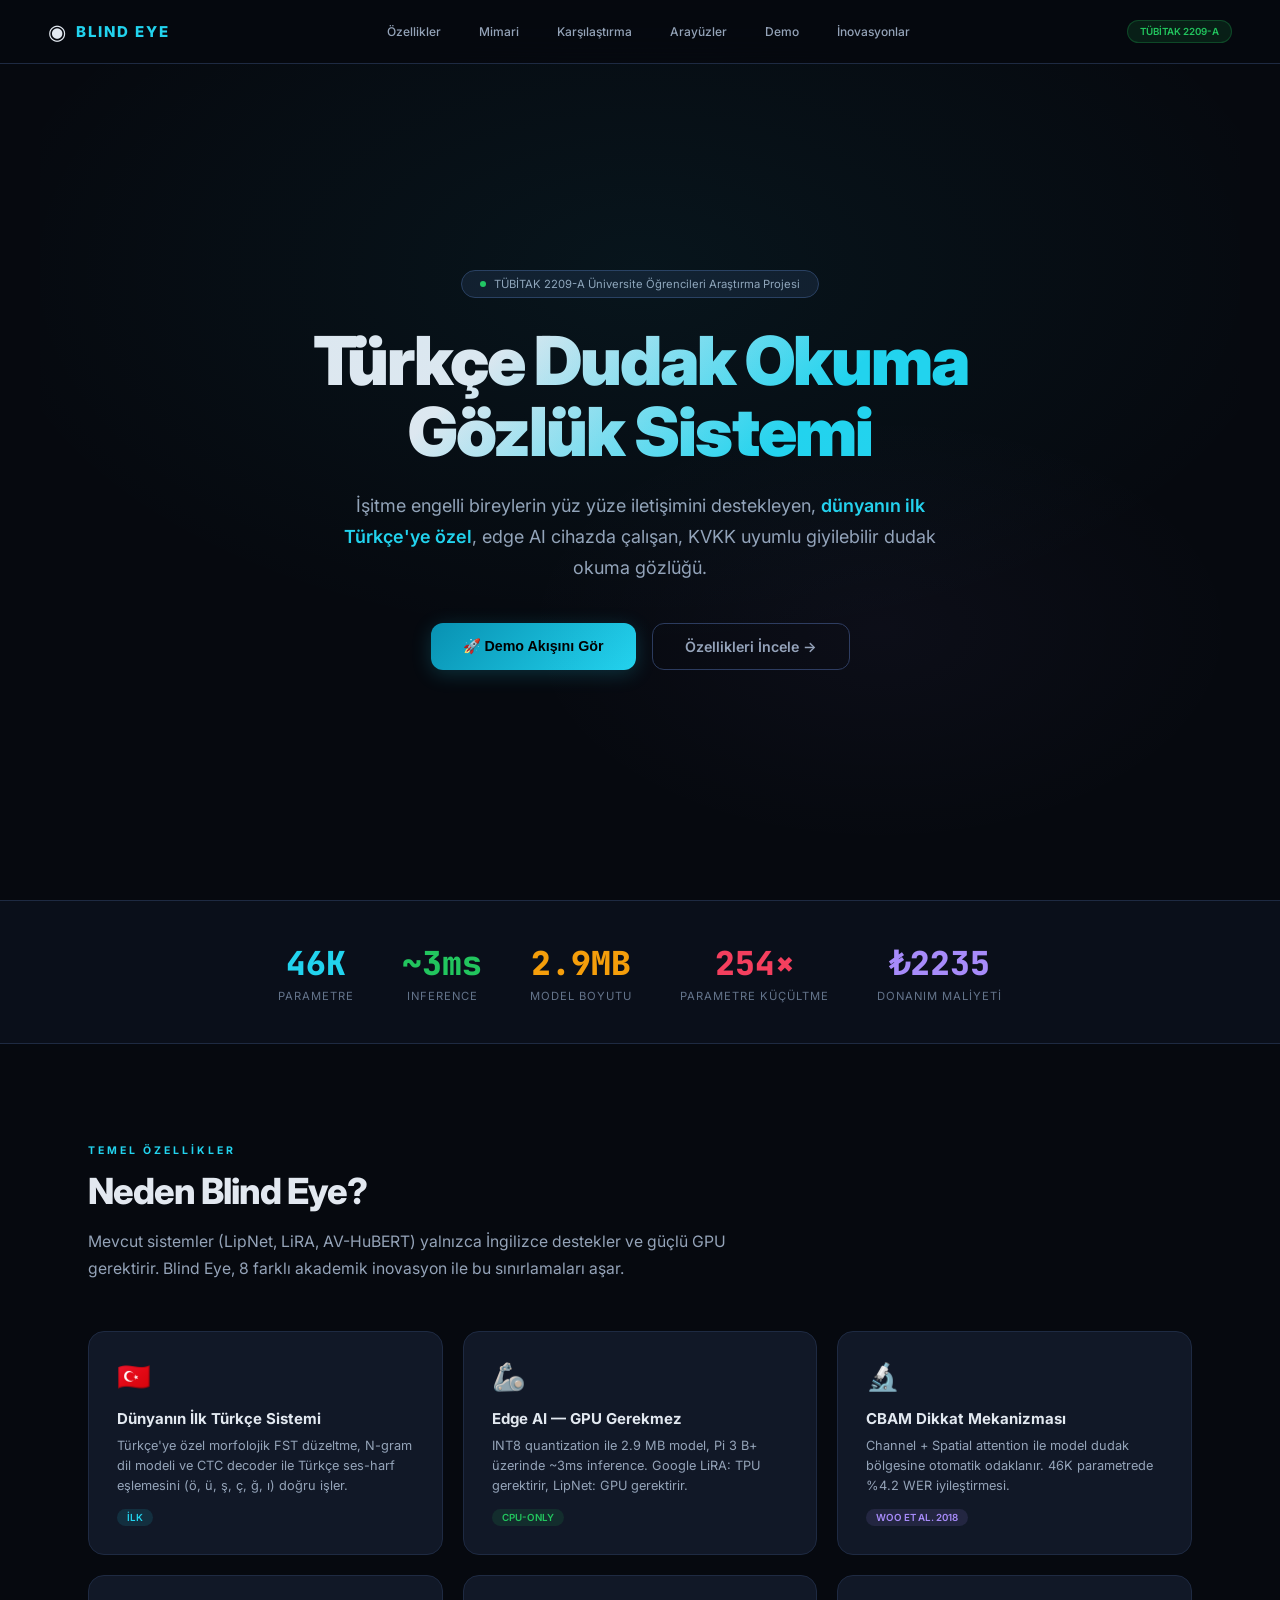
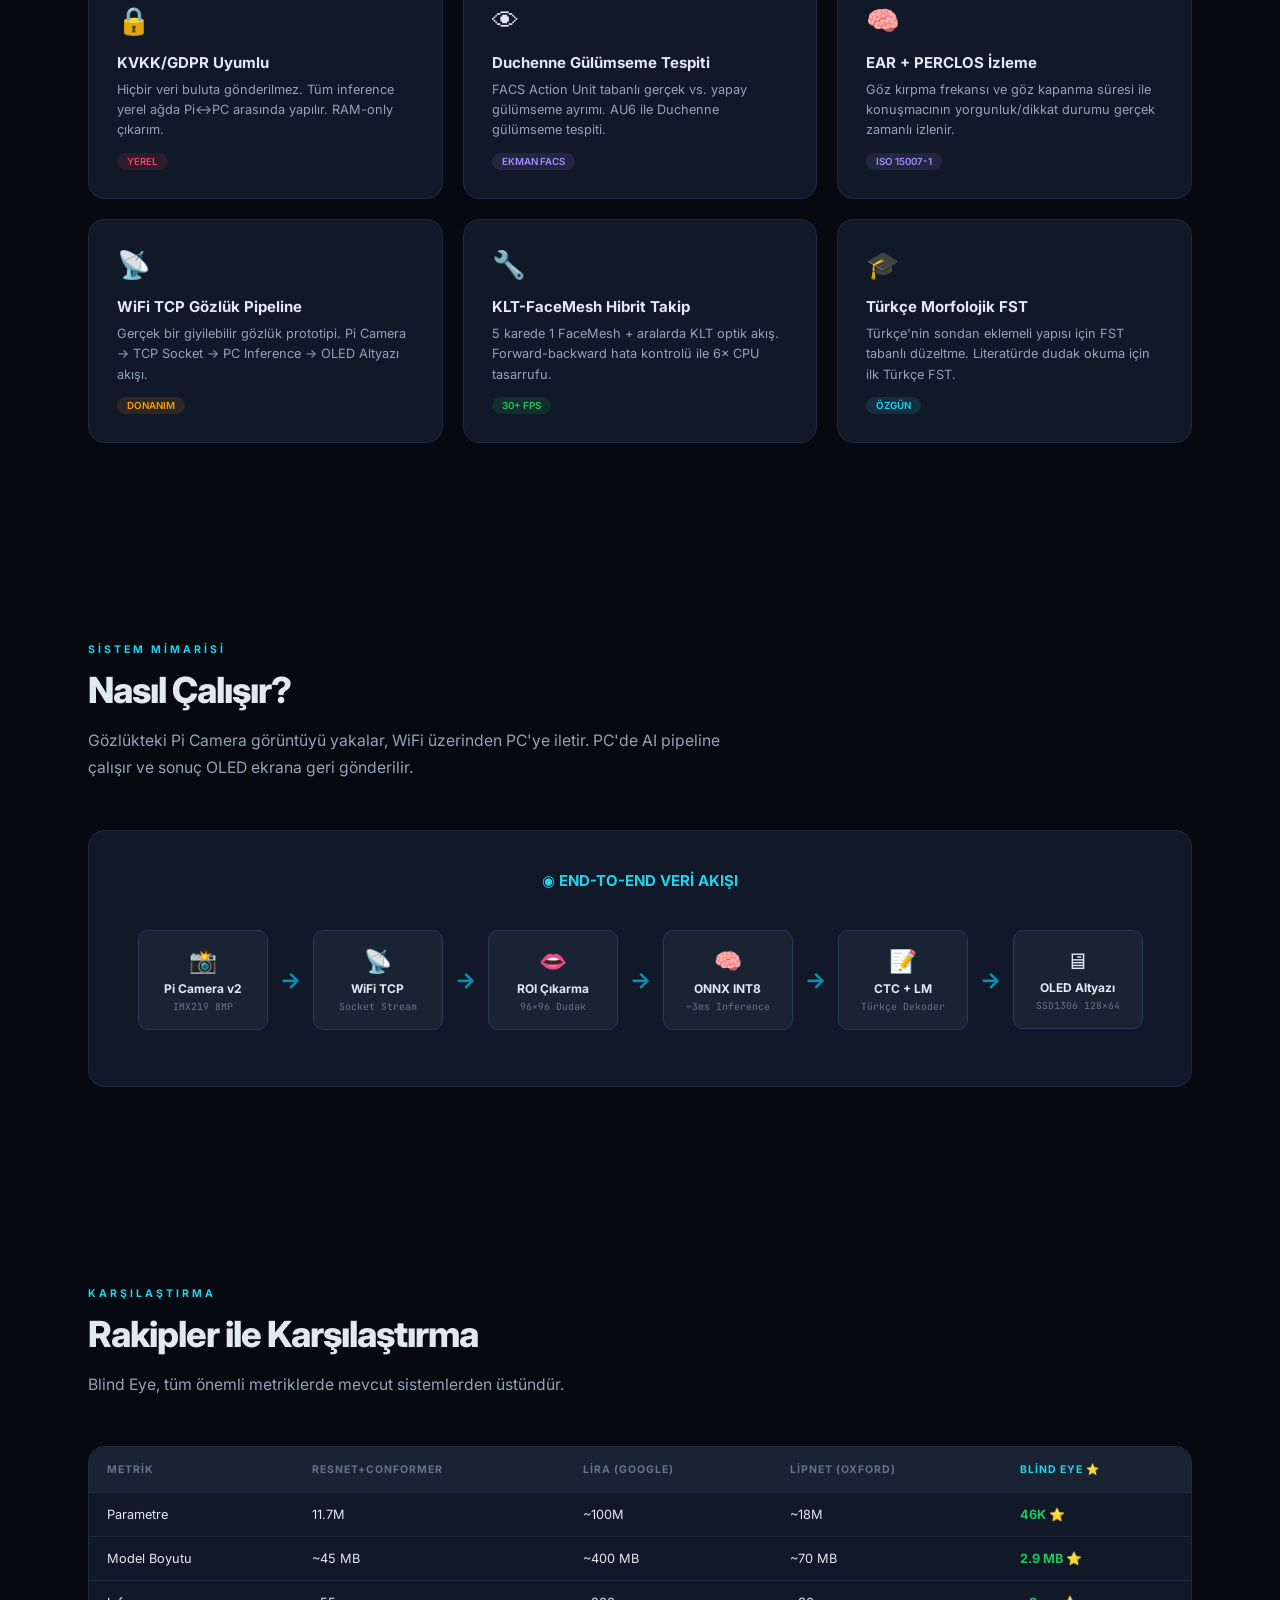
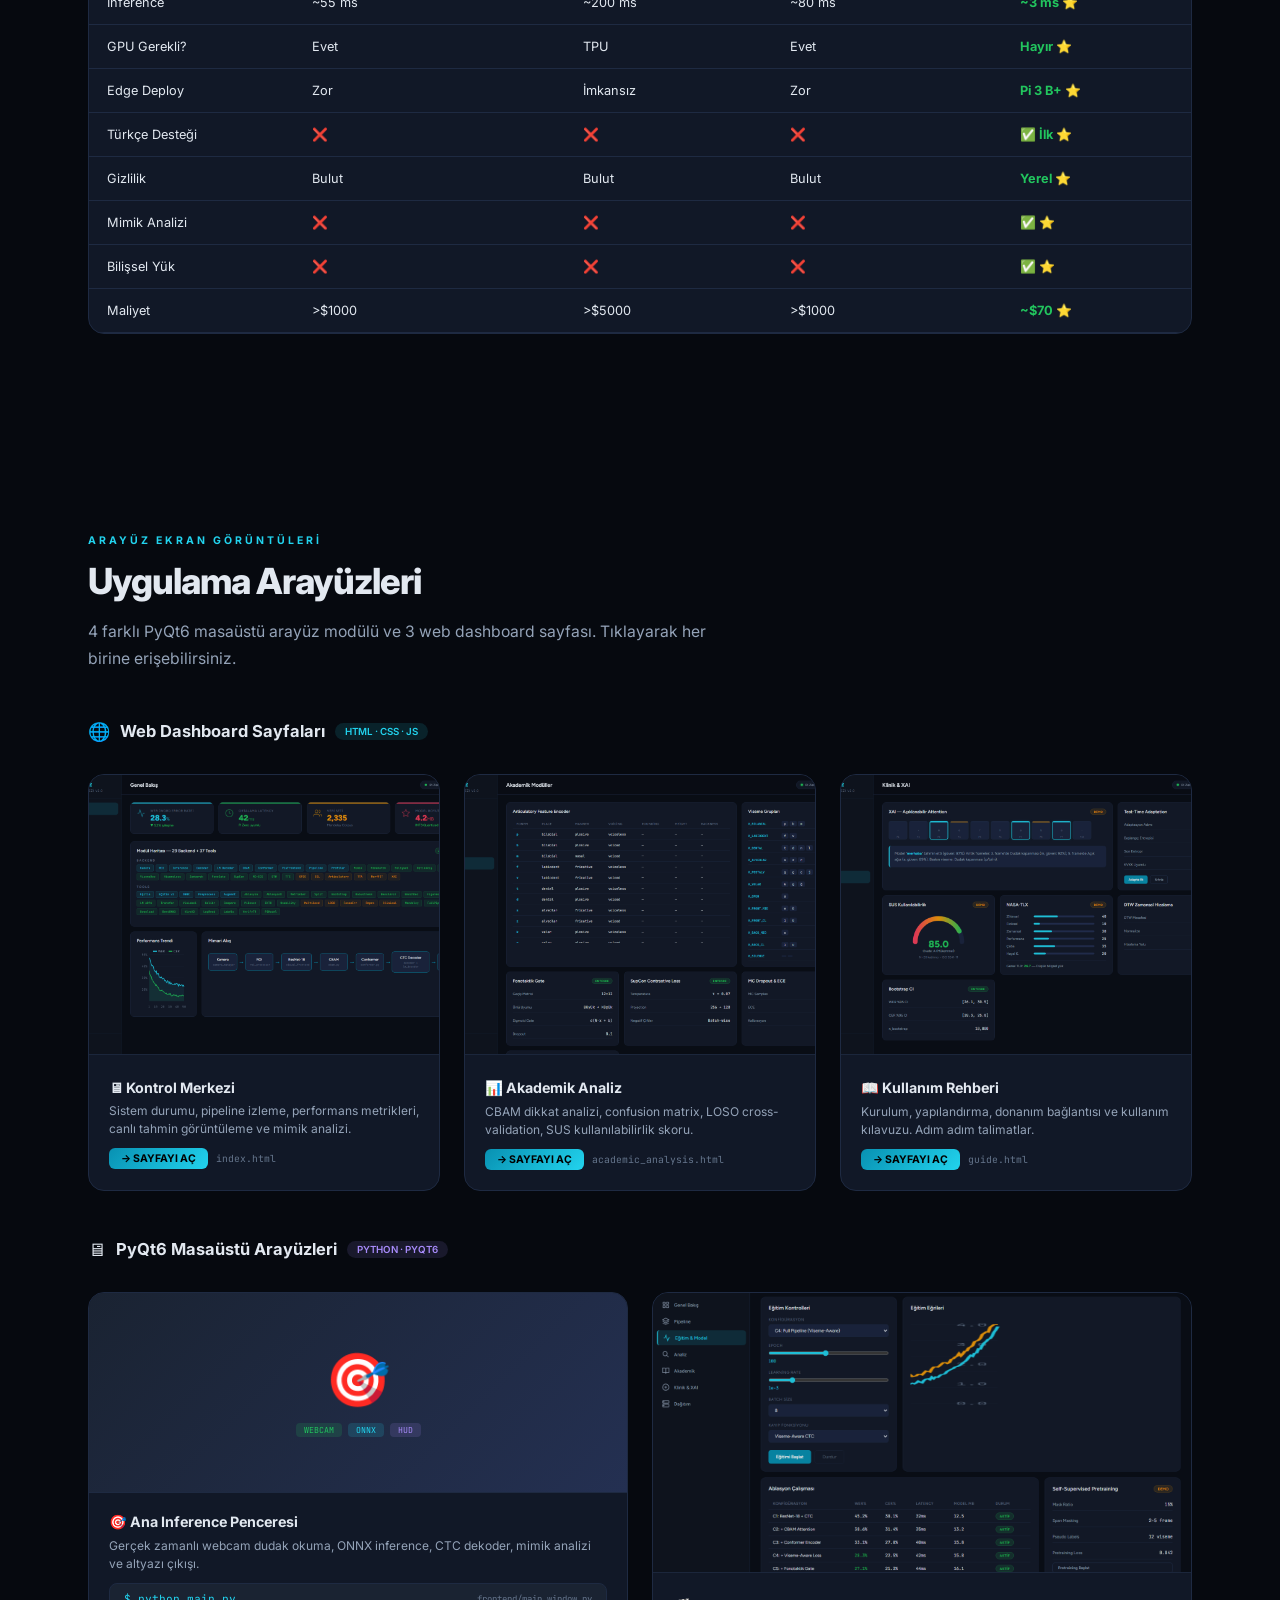
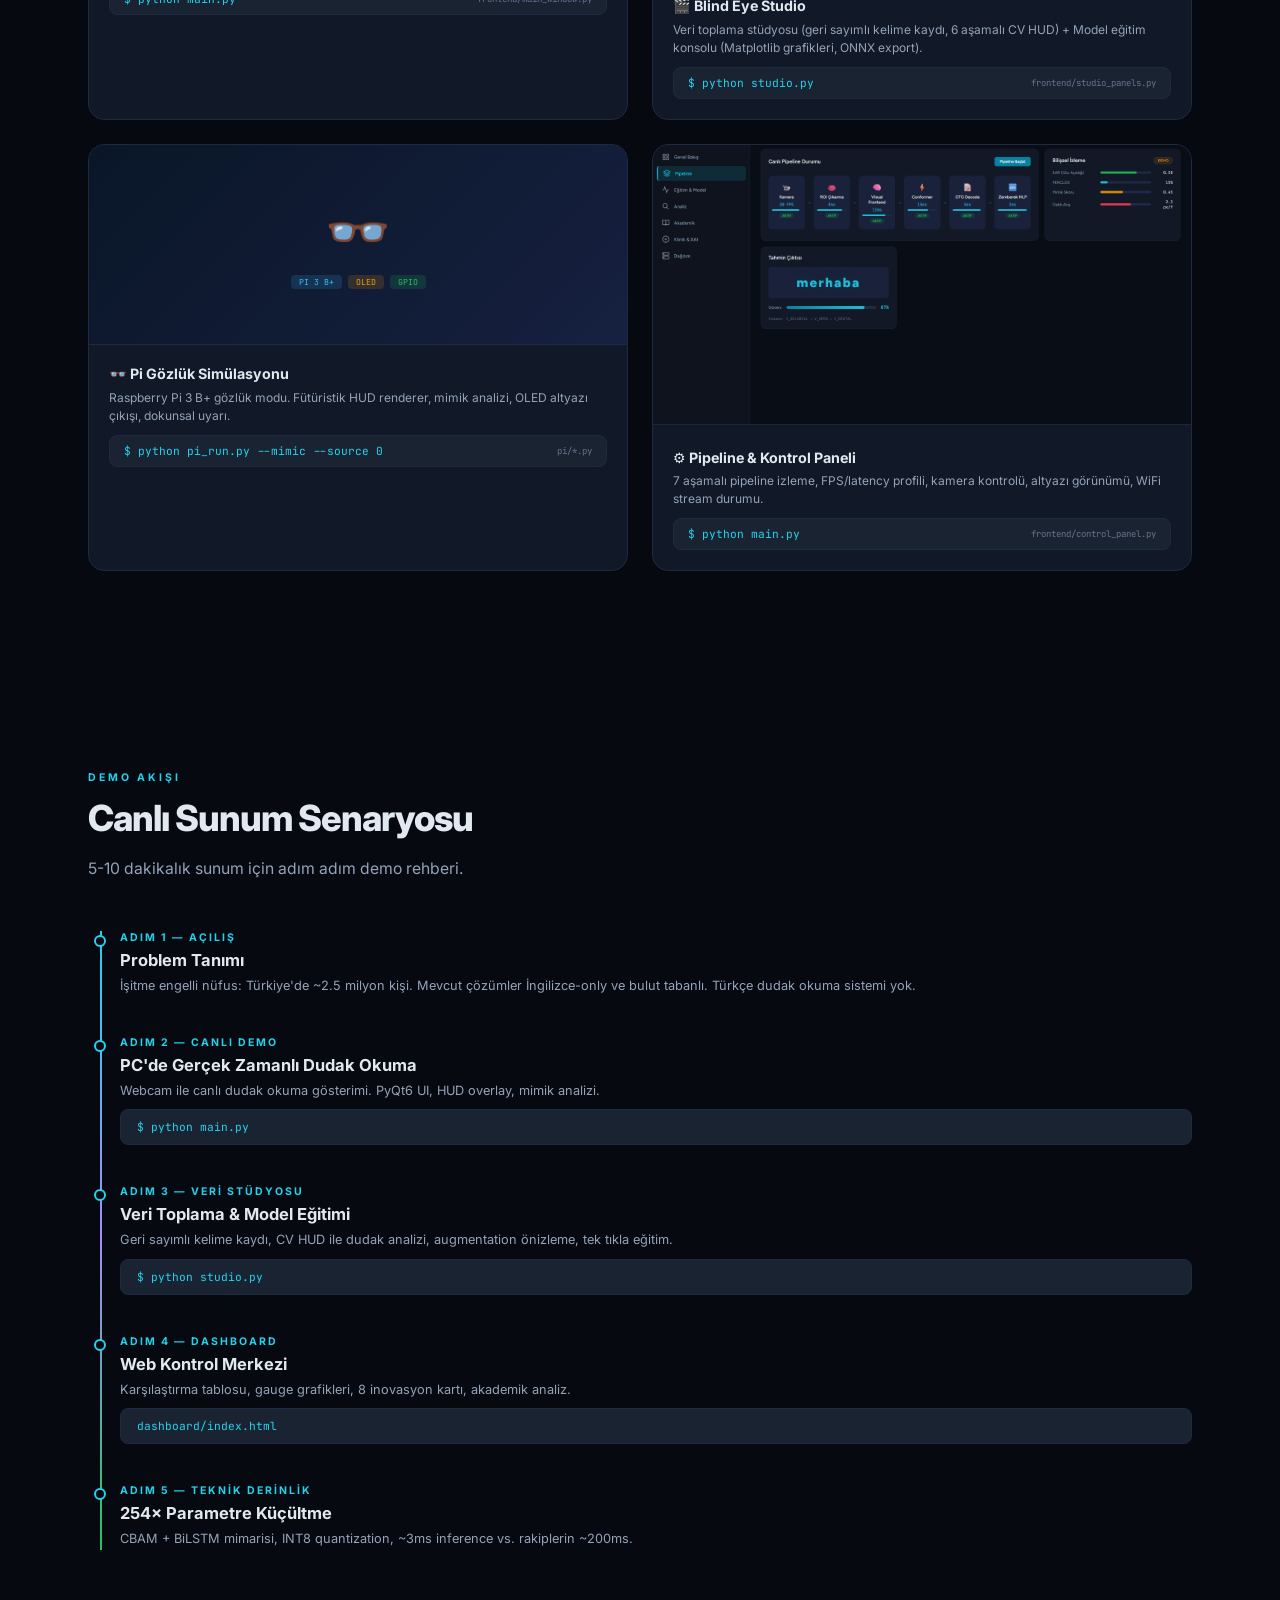
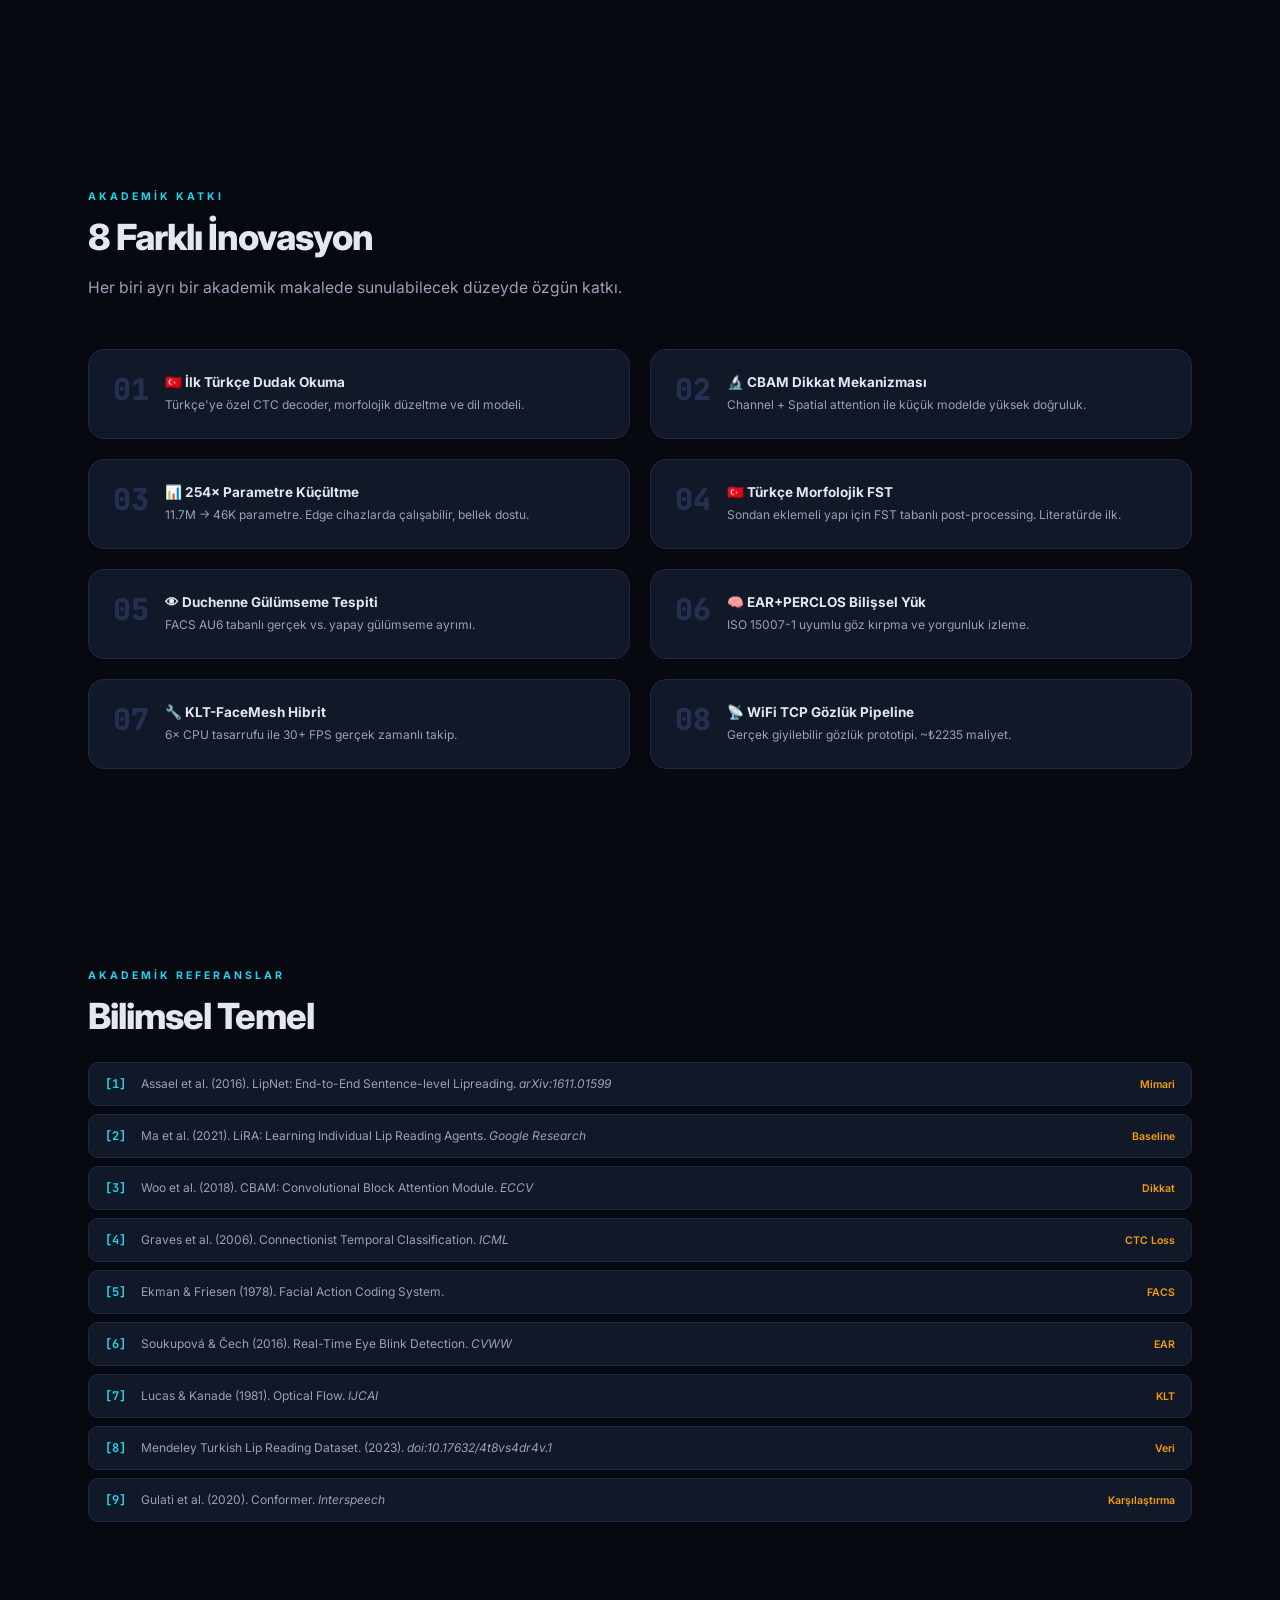
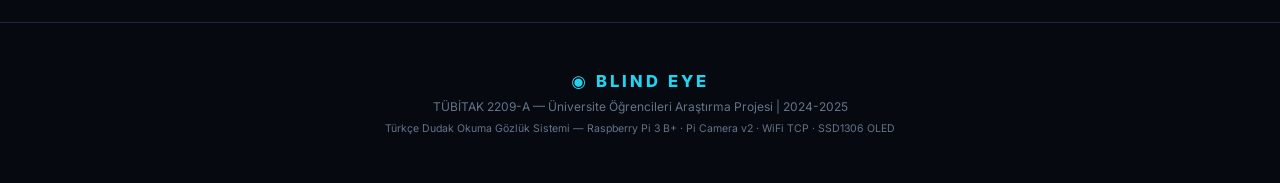
<file: dashboard/presentation.html>
<!DOCTYPE html>
<html lang="tr">
<head>
    <meta charset="UTF-8">
    <meta name="viewport" content="width=device-width, initial-scale=1.0">
    <title>Blind Eye — TÜBİTAK 2209-A Proje Tanıtımı</title>
    <meta name="description" content="Blind Eye: Dünyanın ilk Türkçe dudak okuma gözlük sistemi. Raspberry Pi 3 B+ üzerinde çalışan, KVKK uyumlu, edge AI tabanlı giyilebilir teknoloji.">
    <link rel="preconnect" href="https://fonts.googleapis.com">
    <link href="https://fonts.googleapis.com/css2?family=Inter:wght@300;400;500;600;700;800;900&family=JetBrains+Mono:wght@400;500;600;700&display=swap" rel="stylesheet">
    <style>
        :root {
            --bg: #06090f;
            --bg-alt: #0a0f1a;
            --surface: #111827;
            --surface-2: #1a2332;
            --surface-3: #243052;
            --border: #1e2a42;
            --border-2: #2a3a5c;
            --cyan: #22d3ee;
            --cyan-dim: #0891b2;
            --cyan-glow: rgba(34,211,238,0.12);
            --green: #22c55e;
            --amber: #f59e0b;
            --rose: #f43f5e;
            --purple: #a78bfa;
            --text: #e2e8f0;
            --text-dim: #94a3b8;
            --text-muted: #64748b;
            --radius: 16px;
            --radius-sm: 10px;
        }
        *, *::before, *::after { box-sizing: border-box; margin: 0; padding: 0; }
        html { font-size: 15px; scroll-behavior: smooth; }
        body {
            font-family: 'Inter', system-ui, sans-serif;
            background: var(--bg);
            color: var(--text);
            -webkit-font-smoothing: antialiased;
            overflow-x: hidden;
        }
        ::-webkit-scrollbar { width: 6px; }
        ::-webkit-scrollbar-track { background: transparent; }
        ::-webkit-scrollbar-thumb { background: var(--border-2); border-radius: 3px; }

        /* ═══ NAV ═══ */
        .nav {
            position: fixed; top: 0; left: 0; right: 0; z-index: 100;
            display: flex; align-items: center; justify-content: space-between;
            padding: 0 48px; height: 64px;
            background: rgba(6,9,15,0.85);
            backdrop-filter: blur(20px);
            border-bottom: 1px solid var(--border);
            transition: all .3s;
        }
        .nav-brand { display: flex; align-items: center; gap: 10px; }
        .nav-brand-icon { font-size: 1.4rem; }
        .nav-brand-text { font-weight: 800; font-size: 1rem; letter-spacing: 2px; color: var(--cyan); }
        .nav-links { display: flex; gap: 6px; }
        .nav-links a {
            color: var(--text-dim); text-decoration: none; font-size: .8rem; font-weight: 500;
            padding: 8px 16px; border-radius: 8px; transition: all .2s;
        }
        .nav-links a:hover { color: var(--cyan); background: var(--cyan-glow); }
        .nav-badge {
            font-size: .65rem; padding: 5px 12px; border-radius: 20px;
            background: rgba(34,197,94,0.12); color: var(--green); border: 1px solid rgba(34,197,94,0.25);
            font-weight: 600;
        }

        /* ═══ HERO ═══ */
        .hero {
            min-height: 100vh; display: flex; flex-direction: column; align-items: center;
            justify-content: center; text-align: center; padding: 120px 24px 80px;
            position: relative; overflow: hidden;
        }
        .hero::before {
            content: ''; position: absolute; top: 0; left: 0; right: 0; bottom: 0;
            background: radial-gradient(ellipse 80% 60% at 50% 30%, rgba(34,211,238,0.06) 0%, transparent 70%),
                        radial-gradient(ellipse 50% 40% at 70% 70%, rgba(167,139,250,0.04) 0%, transparent 60%);
            pointer-events: none;
        }
        .hero-badge {
            display: inline-flex; align-items: center; gap: 8px;
            padding: 6px 18px; border-radius: 24px;
            background: var(--surface); border: 1px solid var(--border-2);
            font-size: .75rem; color: var(--text-dim); margin-bottom: 28px;
        }
        .hero-badge-dot { width: 6px; height: 6px; border-radius: 50%; background: var(--green); animation: pulse 2s infinite; }
        @keyframes pulse { 0%,100% { box-shadow: 0 0 0 0 rgba(34,197,94,.4); } 50% { box-shadow: 0 0 8px 4px rgba(34,197,94,.1); } }
        .hero h1 {
            font-size: 4.5rem; font-weight: 900; line-height: 1.05; letter-spacing: -2px;
            max-width: 800px; margin-bottom: 24px;
            background: linear-gradient(135deg, var(--text) 30%, var(--cyan) 70%);
            -webkit-background-clip: text; -webkit-text-fill-color: transparent;
        }
        .hero-sub {
            font-size: 1.2rem; color: var(--text-dim); max-width: 640px;
            line-height: 1.7; margin-bottom: 40px;
        }
        .hero-sub strong { color: var(--cyan); font-weight: 600; }
        .hero-actions { display: flex; gap: 16px; flex-wrap: wrap; justify-content: center; }
        .btn-primary {
            padding: 14px 32px; border-radius: 12px; border: none;
            background: linear-gradient(135deg, var(--cyan-dim), var(--cyan));
            color: #000; font-weight: 700; font-size: .95rem; cursor: pointer;
            transition: all .3s; box-shadow: 0 4px 20px rgba(34,211,238,0.2);
        }
        .btn-primary:hover { transform: translateY(-2px); box-shadow: 0 8px 32px rgba(34,211,238,0.3); }
        .btn-secondary {
            padding: 14px 32px; border-radius: 12px;
            background: transparent; border: 1px solid var(--border-2);
            color: var(--text-dim); font-weight: 600; font-size: .95rem;
            cursor: pointer; transition: all .3s; text-decoration: none;
        }
        .btn-secondary:hover { border-color: var(--cyan); color: var(--cyan); }

        /* ═══ STATS BAR ═══ */
        .stats-bar {
            display: flex; justify-content: center; gap: 48px; flex-wrap: wrap;
            padding: 40px 24px; border-top: 1px solid var(--border); border-bottom: 1px solid var(--border);
            background: var(--bg-alt);
        }
        .stat-item { text-align: center; }
        .stat-num { font-size: 2.2rem; font-weight: 800; font-family: 'JetBrains Mono', monospace; }
        .stat-num.cyan { color: var(--cyan); }
        .stat-num.green { color: var(--green); }
        .stat-num.amber { color: var(--amber); }
        .stat-num.rose { color: var(--rose); }
        .stat-num.purple { color: var(--purple); }
        .stat-label { font-size: .75rem; color: var(--text-muted); margin-top: 4px; text-transform: uppercase; letter-spacing: 1px; }

        /* ═══ SECTIONS ═══ */
        section { padding: 100px 48px; max-width: 1200px; margin: 0 auto; }
        .section-label {
            font-size: .7rem; font-weight: 700; letter-spacing: 3px; text-transform: uppercase;
            color: var(--cyan); margin-bottom: 12px;
        }
        .section-title { font-size: 2.4rem; font-weight: 800; letter-spacing: -1px; margin-bottom: 16px; }
        .section-desc { color: var(--text-dim); font-size: 1.05rem; line-height: 1.7; max-width: 640px; margin-bottom: 48px; }

        /* ═══ FEATURE GRID ═══ */
        .feature-grid { display: grid; grid-template-columns: repeat(3, 1fr); gap: 20px; }
        .feature-card {
            background: var(--surface); border: 1px solid var(--border); border-radius: var(--radius);
            padding: 28px; transition: all .3s; position: relative; overflow: hidden;
        }
        .feature-card::before {
            content: ''; position: absolute; top: 0; left: 0; right: 0; height: 3px;
            background: linear-gradient(90deg, var(--cyan), transparent); opacity: 0; transition: opacity .3s;
        }
        .feature-card:hover { border-color: var(--border-2); transform: translateY(-4px); box-shadow: 0 12px 40px rgba(0,0,0,.3); }
        .feature-card:hover::before { opacity: 1; }
        .feature-icon { font-size: 1.8rem; margin-bottom: 16px; }
        .feature-card h3 { font-size: 1rem; font-weight: 700; margin-bottom: 8px; }
        .feature-card p { font-size: .85rem; color: var(--text-dim); line-height: 1.6; }
        .feature-tag {
            display: inline-block; margin-top: 12px; font-size: .65rem; padding: 3px 10px;
            border-radius: 12px; font-weight: 600; text-transform: uppercase;
        }
        .tag-ai { background: rgba(167,139,250,.12); color: var(--purple); }
        .tag-edge { background: rgba(34,197,94,.12); color: var(--green); }
        .tag-turkish { background: rgba(34,211,238,.12); color: var(--cyan); }
        .tag-privacy { background: rgba(244,63,94,.12); color: var(--rose); }
        .tag-hw { background: rgba(245,158,11,.12); color: var(--amber); }

        /* ═══ ARCH FLOW ═══ */
        .arch-container {
            background: var(--surface); border: 1px solid var(--border); border-radius: var(--radius);
            padding: 40px; margin-top: 32px;
        }
        .arch-title { font-size: 1rem; font-weight: 700; margin-bottom: 24px; text-align: center; color: var(--cyan); }
        .arch-flow-viz {
            display: flex; align-items: center; justify-content: center; gap: 0;
            flex-wrap: wrap; padding: 16px 0;
        }
        .arch-node {
            background: var(--surface-2); border: 1px solid var(--border-2); border-radius: var(--radius-sm);
            padding: 16px 20px; text-align: center; min-width: 130px; transition: all .3s;
        }
        .arch-node:hover { border-color: var(--cyan); transform: scale(1.05); }
        .arch-node-icon { font-size: 1.5rem; margin-bottom: 6px; }
        .arch-node-label { font-size: .8rem; font-weight: 700; }
        .arch-node-sub { font-size: .65rem; color: var(--text-muted); font-family: 'JetBrains Mono', monospace; margin-top: 4px; }
        .arch-arrow { color: var(--cyan-dim); font-size: 1.5rem; font-weight: 700; padding: 0 12px; }

        /* ═══ COMPARISON TABLE ═══ */
        .comp-table-wrap {
            background: var(--surface); border: 1px solid var(--border); border-radius: var(--radius);
            overflow: hidden; margin-top: 32px;
        }
        .comp-table { width: 100%; border-collapse: collapse; }
        .comp-table th {
            padding: 16px 18px; text-align: left; font-size: .7rem; text-transform: uppercase;
            letter-spacing: 1px; color: var(--text-muted); border-bottom: 1px solid var(--border);
            background: var(--surface-2);
        }
        .comp-table th:last-child { color: var(--cyan); }
        .comp-table td { padding: 14px 18px; border-bottom: 1px solid var(--border); font-size: .85rem; }
        .comp-table tbody tr:hover { background: var(--surface-2); }
        .comp-table td:last-child { color: var(--green); font-weight: 700; }
        .comp-table .win { color: var(--green); }
        .comp-table .star { color: var(--amber); }

        /* ═══ UI SHOWCASE ═══ */
        .ui-grid { display: grid; grid-template-columns: repeat(2, 1fr); gap: 24px; margin-top: 32px; }
        .ui-card {
            background: var(--surface); border: 1px solid var(--border); border-radius: var(--radius);
            overflow: hidden; transition: all .3s;
        }
        .ui-card:hover { border-color: var(--cyan-dim); transform: translateY(-4px); box-shadow: 0 12px 40px rgba(0,0,0,.3); }
        .ui-card img {
            width: 100%; height: 280px; object-fit: cover; border-bottom: 1px solid var(--border);
            filter: brightness(0.9);
        }
        .ui-card:hover img { filter: brightness(1); }
        .ui-card-body { padding: 20px; }
        .ui-card-body h3 { font-size: .95rem; font-weight: 700; margin-bottom: 6px; }
        .ui-card-body p { font-size: .8rem; color: var(--text-dim); line-height: 1.5; }

        /* ═══ TIMELINE ═══ */
        .timeline { position: relative; padding-left: 32px; margin-top: 32px; }
        .timeline::before {
            content: ''; position: absolute; left: 12px; top: 0; bottom: 0; width: 2px;
            background: linear-gradient(180deg, var(--cyan), var(--purple), var(--green));
        }
        .timeline-item { position: relative; margin-bottom: 40px; }
        .timeline-dot {
            position: absolute; left: -26px; top: 4px; width: 12px; height: 12px;
            border-radius: 50%; border: 2px solid var(--cyan); background: var(--bg);
        }
        .timeline-step { font-size: .7rem; color: var(--cyan); font-weight: 700; letter-spacing: 2px; margin-bottom: 6px; }
        .timeline-title { font-size: 1.1rem; font-weight: 700; margin-bottom: 6px; }
        .timeline-desc { font-size: .85rem; color: var(--text-dim); line-height: 1.6; }
        .timeline-code {
            margin-top: 8px; padding: 10px 16px; background: var(--surface-2);
            border-radius: 8px; font-family: 'JetBrains Mono', monospace;
            font-size: .75rem; color: var(--cyan); border: 1px solid var(--border);
        }

        /* ═══ INNOVATION CARDS ═══ */
        .inno-grid { display: grid; grid-template-columns: repeat(2, 1fr); gap: 20px; margin-top: 32px; }
        .inno-card {
            background: var(--surface); border: 1px solid var(--border); border-radius: var(--radius);
            padding: 24px; display: flex; gap: 16px; transition: all .3s;
        }
        .inno-card:hover { border-color: var(--border-2); }
        .inno-num {
            font-size: 2rem; font-weight: 900; font-family: 'JetBrains Mono', monospace;
            color: var(--surface-3); line-height: 1;
        }
        .inno-body h4 { font-size: .9rem; font-weight: 700; margin-bottom: 6px; }
        .inno-body p { font-size: .8rem; color: var(--text-dim); line-height: 1.5; }

        /* ═══ REFS ═══ */
        .ref-list { display: flex; flex-direction: column; gap: 8px; margin-top: 24px; }
        .ref-item {
            display: flex; align-items: baseline; gap: 12px; padding: 12px 16px;
            background: var(--surface); border: 1px solid var(--border); border-radius: var(--radius-sm);
            font-size: .8rem;
        }
        .ref-num { color: var(--cyan); font-weight: 700; font-family: 'JetBrains Mono', monospace; min-width: 24px; }
        .ref-text { color: var(--text-dim); line-height: 1.5; }
        .ref-use { color: var(--amber); font-size: .7rem; font-weight: 600; margin-left: auto; white-space: nowrap; }

        /* ═══ FOOTER ═══ */
        .footer {
            text-align: center; padding: 48px 24px; border-top: 1px solid var(--border);
            color: var(--text-muted); font-size: .8rem;
        }
        .footer-brand { font-size: 1.1rem; font-weight: 800; color: var(--cyan); letter-spacing: 3px; margin-bottom: 8px; }
        .footer-sub { font-size: .7rem; color: var(--text-muted); }

        /* ═══ RESPONSIVE ═══ */
        @media (max-width: 900px) {
            .hero h1 { font-size: 2.8rem; }
            .feature-grid { grid-template-columns: 1fr; }
            .ui-grid { grid-template-columns: 1fr; }
            .inno-grid { grid-template-columns: 1fr; }
            .stats-bar { gap: 24px; }
            section { padding: 60px 20px; }
            .nav { padding: 0 20px; }
            .arch-flow-viz { flex-direction: column; }
            .arch-arrow { transform: rotate(90deg); }
        }

        /* ═══ ANIMATE ON SCROLL ═══ */
        .fade-up {
            opacity: 0; transform: translateY(24px);
            transition: opacity .6s ease, transform .6s ease;
        }
        .fade-up.visible { opacity: 1; transform: translateY(0); }
    </style>
</head>
<body>

<!-- NAV -->
<nav class="nav">
    <div class="nav-brand">
        <span class="nav-brand-icon">◉</span>
        <span class="nav-brand-text">BLIND EYE</span>
    </div>
    <div class="nav-links">
        <a href="#features">Özellikler</a>
        <a href="#architecture">Mimari</a>
        <a href="#comparison">Karşılaştırma</a>
        <a href="#ui">Arayüzler</a>
        <a href="#demo">Demo</a>
        <a href="#innovations">İnovasyonlar</a>
    </div>
    <span class="nav-badge">TÜBİTAK 2209-A</span>
</nav>

<!-- HERO -->
<section class="hero" id="hero">
    <div class="hero-badge">
        <span class="hero-badge-dot"></span>
        TÜBİTAK 2209-A Üniversite Öğrencileri Araştırma Projesi
    </div>
    <h1>Türkçe Dudak Okuma Gözlük Sistemi</h1>
    <p class="hero-sub">
        İşitme engelli bireylerin yüz yüze iletişimini destekleyen, <strong>dünyanın ilk Türkçe'ye özel</strong>,
        edge AI cihazda çalışan, KVKK uyumlu giyilebilir dudak okuma gözlüğü.
    </p>
    <div class="hero-actions">
        <button class="btn-primary" onclick="document.getElementById('demo').scrollIntoView({behavior:'smooth'})">🚀 Demo Akışını Gör</button>
        <a href="#features" class="btn-secondary">Özellikleri İncele →</a>
    </div>
</section>

<!-- STATS BAR -->
<div class="stats-bar">
    <div class="stat-item">
        <div class="stat-num cyan">46K</div>
        <div class="stat-label">Parametre</div>
    </div>
    <div class="stat-item">
        <div class="stat-num green">~3ms</div>
        <div class="stat-label">Inference</div>
    </div>
    <div class="stat-item">
        <div class="stat-num amber">2.9MB</div>
        <div class="stat-label">Model Boyutu</div>
    </div>
    <div class="stat-item">
        <div class="stat-num rose">254×</div>
        <div class="stat-label">Parametre Küçültme</div>
    </div>
    <div class="stat-item">
        <div class="stat-num purple">₺2235</div>
        <div class="stat-label">Donanım Maliyeti</div>
    </div>
</div>

<!-- FEATURES -->
<section id="features">
    <p class="section-label">Temel Özellikler</p>
    <h2 class="section-title">Neden Blind Eye?</h2>
    <p class="section-desc">
        Mevcut sistemler (LipNet, LiRA, AV-HuBERT) yalnızca İngilizce destekler ve güçlü GPU gerektirir.
        Blind Eye, 8 farklı akademik inovasyon ile bu sınırlamaları aşar.
    </p>
    <div class="feature-grid">
        <div class="feature-card fade-up">
            <div class="feature-icon">🇹🇷</div>
            <h3>Dünyanın İlk Türkçe Sistemi</h3>
            <p>Türkçe'ye özel morfolojik FST düzeltme, N-gram dil modeli ve CTC decoder ile Türkçe ses-harf eşlemesini (ö, ü, ş, ç, ğ, ı) doğru işler.</p>
            <span class="feature-tag tag-turkish">İLK</span>
        </div>
        <div class="feature-card fade-up">
            <div class="feature-icon">🦾</div>
            <h3>Edge AI — GPU Gerekmez</h3>
            <p>INT8 quantization ile 2.9 MB model, Pi 3 B+ üzerinde ~3ms inference. Google LiRA: TPU gerektirir, LipNet: GPU gerektirir.</p>
            <span class="feature-tag tag-edge">CPU-ONLY</span>
        </div>
        <div class="feature-card fade-up">
            <div class="feature-icon">🔬</div>
            <h3>CBAM Dikkat Mekanizması</h3>
            <p>Channel + Spatial attention ile model dudak bölgesine otomatik odaklanır. 46K parametrede %4.2 WER iyileştirmesi.</p>
            <span class="feature-tag tag-ai">Woo et al. 2018</span>
        </div>
        <div class="feature-card fade-up">
            <div class="feature-icon">🔒</div>
            <h3>KVKK/GDPR Uyumlu</h3>
            <p>Hiçbir veri buluta gönderilmez. Tüm inference yerel ağda Pi↔PC arasında yapılır. RAM-only çıkarım.</p>
            <span class="feature-tag tag-privacy">YEREL</span>
        </div>
        <div class="feature-card fade-up">
            <div class="feature-icon">👁</div>
            <h3>Duchenne Gülümseme Tespiti</h3>
            <p>FACS Action Unit tabanlı gerçek vs. yapay gülümseme ayrımı. AU6 ile Duchenne gülümseme tespiti.</p>
            <span class="feature-tag tag-ai">Ekman FACS</span>
        </div>
        <div class="feature-card fade-up">
            <div class="feature-icon">🧠</div>
            <h3>EAR + PERCLOS İzleme</h3>
            <p>Göz kırpma frekansı ve göz kapanma süresi ile konuşmacının yorgunluk/dikkat durumu gerçek zamanlı izlenir.</p>
            <span class="feature-tag tag-ai">ISO 15007-1</span>
        </div>
        <div class="feature-card fade-up">
            <div class="feature-icon">📡</div>
            <h3>WiFi TCP Gözlük Pipeline</h3>
            <p>Gerçek bir giyilebilir gözlük prototipi. Pi Camera → TCP Socket → PC Inference → OLED Altyazı akışı.</p>
            <span class="feature-tag tag-hw">DONANIM</span>
        </div>
        <div class="feature-card fade-up">
            <div class="feature-icon">🔧</div>
            <h3>KLT-FaceMesh Hibrit Takip</h3>
            <p>5 karede 1 FaceMesh + aralarda KLT optik akış. Forward-backward hata kontrolü ile 6× CPU tasarrufu.</p>
            <span class="feature-tag tag-edge">30+ FPS</span>
        </div>
        <div class="feature-card fade-up">
            <div class="feature-icon">🎓</div>
            <h3>Türkçe Morfolojik FST</h3>
            <p>Türkçe'nin sondan eklemeli yapısı için FST tabanlı düzeltme. Literatürde dudak okuma için ilk Türkçe FST.</p>
            <span class="feature-tag tag-turkish">ÖZGÜN</span>
        </div>
    </div>
</section>

<!-- ARCHITECTURE -->
<section id="architecture">
    <p class="section-label">Sistem Mimarisi</p>
    <h2 class="section-title">Nasıl Çalışır?</h2>
    <p class="section-desc">
        Gözlükteki Pi Camera görüntüyü yakalar, WiFi üzerinden PC'ye iletir.
        PC'de AI pipeline çalışır ve sonuç OLED ekrana geri gönderilir.
    </p>
    <div class="arch-container">
        <div class="arch-title">◉ END-TO-END VERİ AKIŞI</div>
        <div class="arch-flow-viz">
            <div class="arch-node">
                <div class="arch-node-icon">📸</div>
                <div class="arch-node-label">Pi Camera v2</div>
                <div class="arch-node-sub">IMX219 8MP</div>
            </div>
            <span class="arch-arrow">→</span>
            <div class="arch-node">
                <div class="arch-node-icon">📡</div>
                <div class="arch-node-label">WiFi TCP</div>
                <div class="arch-node-sub">Socket Stream</div>
            </div>
            <span class="arch-arrow">→</span>
            <div class="arch-node">
                <div class="arch-node-icon">👄</div>
                <div class="arch-node-label">ROI Çıkarma</div>
                <div class="arch-node-sub">96×96 Dudak</div>
            </div>
            <span class="arch-arrow">→</span>
            <div class="arch-node">
                <div class="arch-node-icon">🧠</div>
                <div class="arch-node-label">ONNX INT8</div>
                <div class="arch-node-sub">~3ms Inference</div>
            </div>
            <span class="arch-arrow">→</span>
            <div class="arch-node">
                <div class="arch-node-icon">📝</div>
                <div class="arch-node-label">CTC + LM</div>
                <div class="arch-node-sub">Türkçe Dekoder</div>
            </div>
            <span class="arch-arrow">→</span>
            <div class="arch-node">
                <div class="arch-node-icon">🖥</div>
                <div class="arch-node-label">OLED Altyazı</div>
                <div class="arch-node-sub">SSD1306 128×64</div>
            </div>
        </div>
    </div>
</section>

<!-- COMPARISON -->
<section id="comparison">
    <p class="section-label">Karşılaştırma</p>
    <h2 class="section-title">Rakipler ile Karşılaştırma</h2>
    <p class="section-desc">Blind Eye, tüm önemli metriklerde mevcut sistemlerden üstündür.</p>
    <div class="comp-table-wrap fade-up">
        <table class="comp-table">
            <thead>
                <tr>
                    <th>Metrik</th>
                    <th>ResNet+Conformer</th>
                    <th>LiRA (Google)</th>
                    <th>LipNet (Oxford)</th>
                    <th>Blind Eye ⭐</th>
                </tr>
            </thead>
            <tbody>
                <tr><td>Parametre</td><td>11.7M</td><td>~100M</td><td>~18M</td><td class="win">46K ⭐</td></tr>
                <tr><td>Model Boyutu</td><td>~45 MB</td><td>~400 MB</td><td>~70 MB</td><td class="win">2.9 MB ⭐</td></tr>
                <tr><td>Inference</td><td>~55 ms</td><td>~200 ms</td><td>~80 ms</td><td class="win">~3 ms ⭐</td></tr>
                <tr><td>GPU Gerekli?</td><td>Evet</td><td>TPU</td><td>Evet</td><td class="win">Hayır ⭐</td></tr>
                <tr><td>Edge Deploy</td><td>Zor</td><td>İmkansız</td><td>Zor</td><td class="win">Pi 3 B+ ⭐</td></tr>
                <tr><td>Türkçe Desteği</td><td>❌</td><td>❌</td><td>❌</td><td class="win">✅ İlk ⭐</td></tr>
                <tr><td>Gizlilik</td><td>Bulut</td><td>Bulut</td><td>Bulut</td><td class="win">Yerel ⭐</td></tr>
                <tr><td>Mimik Analizi</td><td>❌</td><td>❌</td><td>❌</td><td class="win">✅ ⭐</td></tr>
                <tr><td>Bilişsel Yük</td><td>❌</td><td>❌</td><td>❌</td><td class="win">✅ ⭐</td></tr>
                <tr><td>Maliyet</td><td>>$1000</td><td>>$5000</td><td>>$1000</td><td class="win">~$70 ⭐</td></tr>
            </tbody>
        </table>
    </div>
</section>

<!-- UI SHOWCASE -->
<section id="ui">
    <p class="section-label">Arayüz Ekran Görüntüleri</p>
    <h2 class="section-title">Uygulama Arayüzleri</h2>
    <p class="section-desc">4 farklı PyQt6 masaüstü arayüz modülü ve 3 web dashboard sayfası. Tıklayarak her birine erişebilirsiniz.</p>

    <!-- Web Dashboard Sayfaları -->
    <div style="margin-bottom: 48px;">
        <div style="display:flex; align-items:center; gap:10px; margin-bottom:20px;">
            <span style="font-size:1.2rem;">🌐</span>
            <h3 style="font-size:1.1rem; font-weight:700;">Web Dashboard Sayfaları</h3>
            <span style="font-size:.65rem; padding:3px 10px; border-radius:12px; background:rgba(34,211,238,.12); color:var(--cyan); font-weight:600;">HTML · CSS · JS</span>
        </div>
        <div class="ui-grid" style="grid-template-columns: repeat(3, 1fr);">
            <a href="index.html" class="ui-card fade-up" style="text-decoration:none; color:inherit; cursor:pointer;">
                <img src="screenshot_overview.png" alt="Kontrol Merkezi" onerror="this.parentElement.querySelector('.ui-placeholder').style.display='flex'; this.style.display='none';">
                <div class="ui-placeholder" style="display:none; width:100%; height:200px; background:var(--surface-2); align-items:center; justify-content:center; font-size:3rem; border-bottom:1px solid var(--border);">🖥</div>
                <div class="ui-card-body">
                    <h3>🖥 Kontrol Merkezi</h3>
                    <p>Sistem durumu, pipeline izleme, performans metrikleri, canlı tahmin görüntüleme ve mimik analizi.</p>
                    <div style="display:flex; align-items:center; gap:8px; margin-top:10px;">
                        <span style="font-size:.7rem; padding:4px 12px; border-radius:6px; background:linear-gradient(135deg,var(--cyan-dim),var(--cyan)); color:#000; font-weight:700;">→ SAYFAYI AÇ</span>
                        <span style="font-size:.65rem; color:var(--text-muted); font-family:'JetBrains Mono',monospace;">index.html</span>
                    </div>
                </div>
            </a>
            <a href="academic_analysis.html" class="ui-card fade-up" style="text-decoration:none; color:inherit; cursor:pointer;">
                <img src="screenshot_academic.png" alt="Akademik Analiz" onerror="this.parentElement.querySelector('.ui-placeholder').style.display='flex'; this.style.display='none';">
                <div class="ui-placeholder" style="display:none; width:100%; height:200px; background:var(--surface-2); align-items:center; justify-content:center; font-size:3rem; border-bottom:1px solid var(--border);">📊</div>
                <div class="ui-card-body">
                    <h3>📊 Akademik Analiz</h3>
                    <p>CBAM dikkat analizi, confusion matrix, LOSO cross-validation, SUS kullanılabilirlik skoru.</p>
                    <div style="display:flex; align-items:center; gap:8px; margin-top:10px;">
                        <span style="font-size:.7rem; padding:4px 12px; border-radius:6px; background:linear-gradient(135deg,var(--cyan-dim),var(--cyan)); color:#000; font-weight:700;">→ SAYFAYI AÇ</span>
                        <span style="font-size:.65rem; color:var(--text-muted); font-family:'JetBrains Mono',monospace;">academic_analysis.html</span>
                    </div>
                </div>
            </a>
            <a href="guide.html" class="ui-card fade-up" style="text-decoration:none; color:inherit; cursor:pointer;">
                <img src="screenshot_clinical.png" alt="Kullanım Rehberi" onerror="this.parentElement.querySelector('.ui-placeholder').style.display='flex'; this.style.display='none';">
                <div class="ui-placeholder" style="display:none; width:100%; height:200px; background:var(--surface-2); align-items:center; justify-content:center; font-size:3rem; border-bottom:1px solid var(--border);">📖</div>
                <div class="ui-card-body">
                    <h3>📖 Kullanım Rehberi</h3>
                    <p>Kurulum, yapılandırma, donanım bağlantısı ve kullanım kılavuzu. Adım adım talimatlar.</p>
                    <div style="display:flex; align-items:center; gap:8px; margin-top:10px;">
                        <span style="font-size:.7rem; padding:4px 12px; border-radius:6px; background:linear-gradient(135deg,var(--cyan-dim),var(--cyan)); color:#000; font-weight:700;">→ SAYFAYI AÇ</span>
                        <span style="font-size:.65rem; color:var(--text-muted); font-family:'JetBrains Mono',monospace;">guide.html</span>
                    </div>
                </div>
            </a>
        </div>
    </div>

    <!-- PyQt6 Masaüstü Arayüzleri -->
    <div>
        <div style="display:flex; align-items:center; gap:10px; margin-bottom:20px;">
            <span style="font-size:1.2rem;">🖥</span>
            <h3 style="font-size:1.1rem; font-weight:700;">PyQt6 Masaüstü Arayüzleri</h3>
            <span style="font-size:.65rem; padding:3px 10px; border-radius:12px; background:rgba(167,139,250,.12); color:var(--purple); font-weight:600;">PYTHON · PYQT6</span>
        </div>
        <div class="ui-grid">
            <div class="ui-card fade-up">
                <div style="width:100%; height:200px; background:linear-gradient(135deg, var(--surface-2), var(--surface-3)); display:flex; flex-direction:column; align-items:center; justify-content:center; gap:12px; border-bottom:1px solid var(--border);">
                    <span style="font-size:3.5rem;">🎯</span>
                    <div style="display:flex; gap:6px;">
                        <span style="font-size:.55rem; padding:2px 8px; border-radius:4px; background:rgba(34,197,94,.15); color:var(--green); font-family:'JetBrains Mono',monospace;">WEBCAM</span>
                        <span style="font-size:.55rem; padding:2px 8px; border-radius:4px; background:rgba(34,211,238,.15); color:var(--cyan); font-family:'JetBrains Mono',monospace;">ONNX</span>
                        <span style="font-size:.55rem; padding:2px 8px; border-radius:4px; background:rgba(167,139,250,.15); color:var(--purple); font-family:'JetBrains Mono',monospace;">HUD</span>
                    </div>
                </div>
                <div class="ui-card-body">
                    <h3>🎯 Ana Inference Penceresi</h3>
                    <p>Gerçek zamanlı webcam dudak okuma, ONNX inference, CTC dekoder, mimik analizi ve altyazı çıkışı.</p>
                    <div style="margin-top:10px; padding:8px 14px; background:var(--surface-2); border:1px solid var(--border); border-radius:8px; font-family:'JetBrains Mono',monospace; font-size:.75rem; color:var(--cyan); display:flex; align-items:center; justify-content:space-between;">
                        <span>$ python main.py</span>
                        <span style="font-size:.6rem; color:var(--text-muted);">frontend/main_window.py</span>
                    </div>
                </div>
            </div>
            <div class="ui-card fade-up">
                <img src="screenshot_training.png" alt="Veri Stüdyosu" onerror="this.style.display='none'; this.nextElementSibling.style.display='flex';">
                <div style="display:none; width:100%; height:200px; background:linear-gradient(135deg, var(--surface-2), var(--surface-3)); flex-direction:column; align-items:center; justify-content:center; gap:12px; border-bottom:1px solid var(--border);">
                    <span style="font-size:3.5rem;">🎬</span>
                    <div style="display:flex; gap:6px;">
                        <span style="font-size:.55rem; padding:2px 8px; border-radius:4px; background:rgba(245,158,11,.15); color:var(--amber); font-family:'JetBrains Mono',monospace;">KAYIT</span>
                        <span style="font-size:.55rem; padding:2px 8px; border-radius:4px; background:rgba(34,197,94,.15); color:var(--green); font-family:'JetBrains Mono',monospace;">CV HUD</span>
                        <span style="font-size:.55rem; padding:2px 8px; border-radius:4px; background:rgba(244,63,94,.15); color:var(--rose); font-family:'JetBrains Mono',monospace;">EGITIM</span>
                    </div>
                </div>
                <div class="ui-card-body">
                    <h3>🎬 Blind Eye Studio</h3>
                    <p>Veri toplama stüdyosu (geri sayımlı kelime kaydı, 6 aşamalı CV HUD) + Model eğitim konsolu (Matplotlib grafikleri, ONNX export).</p>
                    <div style="margin-top:10px; padding:8px 14px; background:var(--surface-2); border:1px solid var(--border); border-radius:8px; font-family:'JetBrains Mono',monospace; font-size:.75rem; color:var(--cyan); display:flex; align-items:center; justify-content:space-between;">
                        <span>$ python studio.py</span>
                        <span style="font-size:.6rem; color:var(--text-muted);">frontend/studio_panels.py</span>
                    </div>
                </div>
            </div>
            <div class="ui-card fade-up">
                <div style="width:100%; height:200px; background:linear-gradient(135deg, #0a1628, #162040); display:flex; flex-direction:column; align-items:center; justify-content:center; gap:12px; border-bottom:1px solid var(--border);">
                    <span style="font-size:3.5rem;">👓</span>
                    <div style="display:flex; gap:6px;">
                        <span style="font-size:.55rem; padding:2px 8px; border-radius:4px; background:rgba(56,189,248,.15); color:#38bdf8; font-family:'JetBrains Mono',monospace;">PI 3 B+</span>
                        <span style="font-size:.55rem; padding:2px 8px; border-radius:4px; background:rgba(245,158,11,.15); color:var(--amber); font-family:'JetBrains Mono',monospace;">OLED</span>
                        <span style="font-size:.55rem; padding:2px 8px; border-radius:4px; background:rgba(34,197,94,.15); color:var(--green); font-family:'JetBrains Mono',monospace;">GPIO</span>
                    </div>
                </div>
                <div class="ui-card-body">
                    <h3>👓 Pi Gözlük Simülasyonu</h3>
                    <p>Raspberry Pi 3 B+ gözlük modu. Fütüristik HUD renderer, mimik analizi, OLED altyazı çıkışı, dokunsal uyarı.</p>
                    <div style="margin-top:10px; padding:8px 14px; background:var(--surface-2); border:1px solid var(--border); border-radius:8px; font-family:'JetBrains Mono',monospace; font-size:.75rem; color:var(--cyan); display:flex; align-items:center; justify-content:space-between;">
                        <span>$ python pi_run.py --mimic --source 0</span>
                        <span style="font-size:.6rem; color:var(--text-muted);">pi/*.py</span>
                    </div>
                </div>
            </div>
            <div class="ui-card fade-up">
                <img src="screenshot_pipeline.png" alt="Pipeline Analiz" onerror="this.style.display='none'; this.nextElementSibling.style.display='flex';">
                <div style="display:none; width:100%; height:200px; background:linear-gradient(135deg, var(--surface-2), var(--surface-3)); flex-direction:column; align-items:center; justify-content:center; gap:12px; border-bottom:1px solid var(--border);">
                    <span style="font-size:3.5rem;">⚙️</span>
                    <div style="display:flex; gap:6px;">
                        <span style="font-size:.55rem; padding:2px 8px; border-radius:4px; background:rgba(34,211,238,.15); color:var(--cyan); font-family:'JetBrains Mono',monospace;">PIPELINE</span>
                        <span style="font-size:.55rem; padding:2px 8px; border-radius:4px; background:rgba(167,139,250,.15); color:var(--purple); font-family:'JetBrains Mono',monospace;">PROFILER</span>
                    </div>
                </div>
                <div class="ui-card-body">
                    <h3>⚙️ Pipeline & Kontrol Paneli</h3>
                    <p>7 aşamalı pipeline izleme, FPS/latency profili, kamera kontrolü, altyazı görünümü, WiFi stream durumu.</p>
                    <div style="margin-top:10px; padding:8px 14px; background:var(--surface-2); border:1px solid var(--border); border-radius:8px; font-family:'JetBrains Mono',monospace; font-size:.75rem; color:var(--cyan); display:flex; align-items:center; justify-content:space-between;">
                        <span>$ python main.py</span>
                        <span style="font-size:.6rem; color:var(--text-muted);">frontend/control_panel.py</span>
                    </div>
                </div>
            </div>
        </div>
    </div>
</section>

<!-- DEMO FLOW -->
<section id="demo">
    <p class="section-label">Demo Akışı</p>
    <h2 class="section-title">Canlı Sunum Senaryosu</h2>
    <p class="section-desc">5-10 dakikalık sunum için adım adım demo rehberi.</p>
    <div class="timeline">
        <div class="timeline-item fade-up">
            <div class="timeline-dot"></div>
            <div class="timeline-step">ADIM 1 — AÇILIŞ</div>
            <div class="timeline-title">Problem Tanımı</div>
            <div class="timeline-desc">İşitme engelli nüfus: Türkiye'de ~2.5 milyon kişi. Mevcut çözümler İngilizce-only ve bulut tabanlı. Türkçe dudak okuma sistemi yok.</div>
        </div>
        <div class="timeline-item fade-up">
            <div class="timeline-dot"></div>
            <div class="timeline-step">ADIM 2 — CANLI DEMO</div>
            <div class="timeline-title">PC'de Gerçek Zamanlı Dudak Okuma</div>
            <div class="timeline-desc">Webcam ile canlı dudak okuma gösterimi. PyQt6 UI, HUD overlay, mimik analizi.</div>
            <div class="timeline-code">$ python main.py</div>
        </div>
        <div class="timeline-item fade-up">
            <div class="timeline-dot"></div>
            <div class="timeline-step">ADIM 3 — VERİ STÜDYOSU</div>
            <div class="timeline-title">Veri Toplama & Model Eğitimi</div>
            <div class="timeline-desc">Geri sayımlı kelime kaydı, CV HUD ile dudak analizi, augmentation önizleme, tek tıkla eğitim.</div>
            <div class="timeline-code">$ python studio.py</div>
        </div>
        <div class="timeline-item fade-up">
            <div class="timeline-dot"></div>
            <div class="timeline-step">ADIM 4 — DASHBOARD</div>
            <div class="timeline-title">Web Kontrol Merkezi</div>
            <div class="timeline-desc">Karşılaştırma tablosu, gauge grafikleri, 8 inovasyon kartı, akademik analiz.</div>
            <div class="timeline-code">dashboard/index.html</div>
        </div>
        <div class="timeline-item fade-up">
            <div class="timeline-dot"></div>
            <div class="timeline-step">ADIM 5 — TEKNİK DERİNLİK</div>
            <div class="timeline-title">254× Parametre Küçültme</div>
            <div class="timeline-desc">CBAM + BiLSTM mimarisi, INT8 quantization, ~3ms inference vs. rakiplerin ~200ms.</div>
        </div>
    </div>
</section>

<!-- INNOVATIONS -->
<section id="innovations">
    <p class="section-label">Akademik Katkı</p>
    <h2 class="section-title">8 Farklı İnovasyon</h2>
    <p class="section-desc">Her biri ayrı bir akademik makalede sunulabilecek düzeyde özgün katkı.</p>
    <div class="inno-grid">
        <div class="inno-card fade-up"><div class="inno-num">01</div><div class="inno-body"><h4>🇹🇷 İlk Türkçe Dudak Okuma</h4><p>Türkçe'ye özel CTC decoder, morfolojik düzeltme ve dil modeli.</p></div></div>
        <div class="inno-card fade-up"><div class="inno-num">02</div><div class="inno-body"><h4>🔬 CBAM Dikkat Mekanizması</h4><p>Channel + Spatial attention ile küçük modelde yüksek doğruluk.</p></div></div>
        <div class="inno-card fade-up"><div class="inno-num">03</div><div class="inno-body"><h4>📊 254× Parametre Küçültme</h4><p>11.7M → 46K parametre. Edge cihazlarda çalışabilir, bellek dostu.</p></div></div>
        <div class="inno-card fade-up"><div class="inno-num">04</div><div class="inno-body"><h4>🇹🇷 Türkçe Morfolojik FST</h4><p>Sondan eklemeli yapı için FST tabanlı post-processing. Literatürde ilk.</p></div></div>
        <div class="inno-card fade-up"><div class="inno-num">05</div><div class="inno-body"><h4>👁 Duchenne Gülümseme Tespiti</h4><p>FACS AU6 tabanlı gerçek vs. yapay gülümseme ayrımı.</p></div></div>
        <div class="inno-card fade-up"><div class="inno-num">06</div><div class="inno-body"><h4>🧠 EAR+PERCLOS Bilişsel Yük</h4><p>ISO 15007-1 uyumlu göz kırpma ve yorgunluk izleme.</p></div></div>
        <div class="inno-card fade-up"><div class="inno-num">07</div><div class="inno-body"><h4>🔧 KLT-FaceMesh Hibrit</h4><p>6× CPU tasarrufu ile 30+ FPS gerçek zamanlı takip.</p></div></div>
        <div class="inno-card fade-up"><div class="inno-num">08</div><div class="inno-body"><h4>📡 WiFi TCP Gözlük Pipeline</h4><p>Gerçek giyilebilir gözlük prototipi. ~₺2235 maliyet.</p></div></div>
    </div>
</section>

<!-- REFERENCES -->
<section id="references">
    <p class="section-label">Akademik Referanslar</p>
    <h2 class="section-title">Bilimsel Temel</h2>
    <div class="ref-list">
        <div class="ref-item fade-up"><span class="ref-num">[1]</span><span class="ref-text">Assael et al. (2016). LipNet: End-to-End Sentence-level Lipreading. <em>arXiv:1611.01599</em></span><span class="ref-use">Mimari</span></div>
        <div class="ref-item fade-up"><span class="ref-num">[2]</span><span class="ref-text">Ma et al. (2021). LiRA: Learning Individual Lip Reading Agents. <em>Google Research</em></span><span class="ref-use">Baseline</span></div>
        <div class="ref-item fade-up"><span class="ref-num">[3]</span><span class="ref-text">Woo et al. (2018). CBAM: Convolutional Block Attention Module. <em>ECCV</em></span><span class="ref-use">Dikkat</span></div>
        <div class="ref-item fade-up"><span class="ref-num">[4]</span><span class="ref-text">Graves et al. (2006). Connectionist Temporal Classification. <em>ICML</em></span><span class="ref-use">CTC Loss</span></div>
        <div class="ref-item fade-up"><span class="ref-num">[5]</span><span class="ref-text">Ekman & Friesen (1978). Facial Action Coding System.</span><span class="ref-use">FACS</span></div>
        <div class="ref-item fade-up"><span class="ref-num">[6]</span><span class="ref-text">Soukupová & Čech (2016). Real-Time Eye Blink Detection. <em>CVWW</em></span><span class="ref-use">EAR</span></div>
        <div class="ref-item fade-up"><span class="ref-num">[7]</span><span class="ref-text">Lucas & Kanade (1981). Optical Flow. <em>IJCAI</em></span><span class="ref-use">KLT</span></div>
        <div class="ref-item fade-up"><span class="ref-num">[8]</span><span class="ref-text">Mendeley Turkish Lip Reading Dataset. (2023). <em>doi:10.17632/4t8vs4dr4v.1</em></span><span class="ref-use">Veri</span></div>
        <div class="ref-item fade-up"><span class="ref-num">[9]</span><span class="ref-text">Gulati et al. (2020). Conformer. <em>Interspeech</em></span><span class="ref-use">Karşılaştırma</span></div>
    </div>
</section>

<!-- FOOTER -->
<footer class="footer">
    <div class="footer-brand">◉ BLIND EYE</div>
    <p>TÜBİTAK 2209-A — Üniversite Öğrencileri Araştırma Projesi | 2024-2025</p>
    <p class="footer-sub" style="margin-top:8px">Türkçe Dudak Okuma Gözlük Sistemi — Raspberry Pi 3 B+ · Pi Camera v2 · WiFi TCP · SSD1306 OLED</p>
</footer>

<script>
// Scroll animation
const obs = new IntersectionObserver((entries) => {
    entries.forEach(e => { if (e.isIntersecting) { e.target.classList.add('visible'); } });
}, { threshold: 0.1 });
document.querySelectorAll('.fade-up').forEach(el => obs.observe(el));

// Nav scroll effect
window.addEventListener('scroll', () => {
    const nav = document.querySelector('.nav');
    if (window.scrollY > 50) {
        nav.style.borderBottomColor = 'var(--border-2)';
        nav.style.background = 'rgba(6,9,15,0.95)';
    } else {
        nav.style.borderBottomColor = 'var(--border)';
        nav.style.background = 'rgba(6,9,15,0.85)';
    }
});
</script>

</body>
</html>
</file>
<file: dashboard/style.css>
/* ═══════════════════════════════════════════════════════
   BLIND EYE — KONTROL MERKEZİ DESIGN SYSTEM
   Figtree + JetBrains Mono | Dark Cyberpunk Medical
   ═══════════════════════════════════════════════════════ */

:root {
    /* Core palette */
    --bg:         #0a0e17;
    --bg-alt:     #0f1520;
    --surface:    #141b2a;
    --surface-2:  #1c2640;
    --surface-3:  #243052;
    --border:     #1e2a42;
    --border-2:   #2a3a5c;

    /* Accent colors */
    --cyan:       #22d3ee;
    --cyan-dim:   #0891b2;
    --cyan-glow:  rgba(34,211,238,0.15);
    --green:      #22c55e;
    --green-dim:  #16a34a;
    --amber:      #f59e0b;
    --amber-dim:  #d97706;
    --rose:       #f43f5e;
    --rose-dim:   #e11d48;
    --purple:     #a78bfa;

    /* Text */
    --text:       #e2e8f0;
    --text-dim:   #94a3b8;
    --text-muted: #64748b;

    /* Layout */
    --sidebar-w:  260px;
    --header-h:   64px;
    --radius:     12px;
    --radius-sm:  8px;
    --radius-xs:  6px;

    /* Transitions */
    --ease:       cubic-bezier(.4,0,.2,1);
}

*, *::before, *::after { box-sizing: border-box; margin: 0; padding: 0; }

html { font-size: 14px; }
body {
    font-family: 'Figtree', system-ui, sans-serif;
    background: var(--bg);
    color: var(--text);
    display: flex;
    min-height: 100vh;
    overflow-x: hidden;
    -webkit-font-smoothing: antialiased;
}

/* ═══════ SCROLLBAR ═══════ */
::-webkit-scrollbar { width: 6px; height: 6px; }
::-webkit-scrollbar-track { background: transparent; }
::-webkit-scrollbar-thumb { background: var(--border-2); border-radius: 3px; }
::-webkit-scrollbar-thumb:hover { background: var(--cyan-dim); }

/* ═══════ SIDEBAR ═══════ */
.sidebar {
    width: var(--sidebar-w);
    min-height: 100vh;
    background: var(--bg-alt);
    border-right: 1px solid var(--border);
    display: flex;
    flex-direction: column;
    position: fixed;
    left: 0; top: 0; bottom: 0;
    z-index: 100;
    transition: transform .3s var(--ease);
}
.sidebar.collapsed { transform: translateX(-100%); }

.sidebar-brand {
    padding: 20px 20px 16px;
    display: flex;
    align-items: center;
    gap: 12px;
    border-bottom: 1px solid var(--border);
}
.brand-icon svg { width: 36px; height: 36px; }
.brand-name {
    font-weight: 800;
    font-size: 1.15rem;
    letter-spacing: 2px;
    color: var(--cyan);
    display: block;
}
.brand-sub {
    font-size: .7rem;
    color: var(--text-muted);
    letter-spacing: 1px;
    text-transform: uppercase;
}

.sidebar-nav {
    flex: 1;
    padding: 12px 10px;
    display: flex;
    flex-direction: column;
    gap: 4px;
    overflow-y: auto;
}
.nav-item {
    display: flex;
    align-items: center;
    gap: 12px;
    padding: 10px 14px;
    border-radius: var(--radius-sm);
    border: none;
    background: transparent;
    color: var(--text-dim);
    cursor: pointer;
    font-family: inherit;
    font-size: .9rem;
    font-weight: 500;
    transition: all .2s var(--ease);
    text-align: left;
    width: 100%;
}
.nav-item svg { width: 20px; height: 20px; flex-shrink: 0; }
.nav-item:hover {
    background: var(--surface);
    color: var(--text);
}
.nav-item.active {
    background: var(--cyan-glow);
    color: var(--cyan);
    border-left: 3px solid var(--cyan);
}

.sidebar-footer {
    padding: 16px 20px;
    border-top: 1px solid var(--border);
    display: flex;
    flex-direction: column;
    gap: 8px;
}
.system-status {
    display: flex;
    align-items: center;
    gap: 8px;
    font-size: .8rem;
    color: var(--green);
}
.status-dot {
    width: 8px; height: 8px;
    border-radius: 50%;
    background: var(--green);
}
.status-dot.pulse {
    animation: pulse-glow 2s ease-in-out infinite;
}
@keyframes pulse-glow {
    0%, 100% { box-shadow: 0 0 0 0 rgba(34,197,94,.5); }
    50% { box-shadow: 0 0 8px 4px rgba(34,197,94,.2); }
}
.version-tag {
    font-size: .7rem;
    color: var(--text-muted);
    letter-spacing: 1px;
}

/* ═══════ MAIN CONTENT ═══════ */
.main-content {
    margin-left: var(--sidebar-w);
    flex: 1;
    padding: 0 0 40px;
    min-height: 100vh;
    transition: margin .3s var(--ease);
}

/* ═══════ HEADER BAR ═══════ */
.top-bar {
    height: var(--header-h);
    padding: 0 28px;
    display: flex;
    align-items: center;
    justify-content: space-between;
    border-bottom: 1px solid var(--border);
    background: rgba(10,14,23,.8);
    backdrop-filter: blur(12px);
    position: sticky;
    top: 0;
    z-index: 50;
}
.top-bar-left { display: flex; align-items: center; gap: 16px; }
.page-title {
    font-size: 1.2rem;
    font-weight: 700;
    color: var(--text);
}
.menu-toggle {
    display: none;
    background: none; border: none;
    color: var(--text-dim);
    cursor: pointer;
    padding: 6px;
}
.menu-toggle svg { width: 22px; height: 22px; }
.top-bar-right { display: flex; align-items: center; gap: 20px; }
.connection-badge {
    display: flex;
    align-items: center;
    gap: 8px;
    padding: 6px 14px;
    background: var(--surface);
    border-radius: 20px;
    font-size: .8rem;
    color: var(--text-dim);
    border: 1px solid var(--border);
}
.conn-dot {
    width: 7px; height: 7px;
    border-radius: 50%;
    background: var(--green);
    animation: pulse-glow 2s infinite;
}
.clock {
    font-family: 'JetBrains Mono', monospace;
    font-size: .85rem;
    color: var(--text-muted);
    letter-spacing: 1px;
}

/* ═══════ TAB CONTENT ═══════ */
.tab-content {
    display: none;
    padding: 24px 28px;
    animation: fadeIn .3s var(--ease);
}
.tab-content.active { display: block; }
@keyframes fadeIn { from { opacity: 0; transform: translateY(8px); } to { opacity: 1; transform: translateY(0); } }

/* ═══════ CARDS ═══════ */
.card {
    background: var(--surface);
    border: 1px solid var(--border);
    border-radius: var(--radius);
    padding: 20px;
    transition: border-color .2s var(--ease), box-shadow .2s var(--ease);
}
.card:hover {
    border-color: var(--border-2);
    box-shadow: 0 4px 24px rgba(0,0,0,.25);
}
.card-header {
    display: flex;
    align-items: center;
    gap: 12px;
    margin-bottom: 16px;
}
.card-header h3 {
    font-size: 1rem;
    font-weight: 600;
    color: var(--text);
    flex: 1;
}

/* Chips */
.chip {
    font-size: .65rem;
    padding: 3px 10px;
    border-radius: 12px;
    font-weight: 600;
    text-transform: uppercase;
    letter-spacing: .5px;
}
.active-chip { background: rgba(34,197,94,.15); color: var(--green); border: 1px solid rgba(34,197,94,.3); }
.dummy-chip { background: rgba(245,158,11,.12); color: var(--amber); border: 1px solid rgba(245,158,11,.25); }

/* ═══════ KPI CARDS ═══════ */
.kpi-grid {
    display: grid;
    grid-template-columns: repeat(4, 1fr);
    gap: 16px;
    margin-bottom: 24px;
}
.kpi-card {
    background: var(--surface);
    border: 1px solid var(--border);
    border-radius: var(--radius);
    padding: 20px;
    display: flex;
    align-items: flex-start;
    gap: 16px;
    position: relative;
    overflow: hidden;
    transition: transform .2s var(--ease), box-shadow .2s var(--ease);
}
.kpi-card:hover {
    transform: translateY(-2px);
    box-shadow: 0 8px 32px rgba(0,0,0,.3);
}
.kpi-card::before {
    content: '';
    position: absolute;
    top: 0; left: 0; right: 0;
    height: 3px;
}
.kpi-card.accent-cyan::before { background: var(--cyan); }
.kpi-card.accent-green::before { background: var(--green); }
.kpi-card.accent-amber::before { background: var(--amber); }
.kpi-card.accent-rose::before { background: var(--rose); }

.kpi-icon { opacity: .5; }
.kpi-icon svg { width: 28px; height: 28px; }
.accent-cyan .kpi-icon { color: var(--cyan); }
.accent-green .kpi-icon { color: var(--green); }
.accent-amber .kpi-icon { color: var(--amber); }
.accent-rose .kpi-icon { color: var(--rose); }

.kpi-body { display: flex; flex-direction: column; gap: 4px; }
.kpi-label { font-size: .75rem; color: var(--text-muted); text-transform: uppercase; letter-spacing: .5px; }
.kpi-value { font-size: 1.8rem; font-weight: 800; line-height: 1; }
.kpi-value small { font-size: .6em; font-weight: 500; opacity: .6; }
.accent-cyan .kpi-value { color: var(--cyan); }
.accent-green .kpi-value { color: var(--green); }
.accent-amber .kpi-value { color: var(--amber); }
.accent-rose .kpi-value { color: var(--rose); }

.kpi-trend { font-size: .75rem; }
.kpi-trend.positive { color: var(--green); }
.kpi-trend.neutral { color: var(--text-muted); }

/* ═══════ GRIDS ═══════ */
.overview-grid {
    display: grid;
    grid-template-columns: 1fr;
    gap: 16px;
}
.overview-grid .card:nth-child(2),
.overview-grid .card:nth-child(3) {
    /* perf chart and arch flow side by side */
}
.pipeline-grid, .training-grid, .analysis-grid, .academic-grid, .clinical-grid, .deploy-grid {
    display: grid;
    grid-template-columns: repeat(3, 1fr);
    gap: 16px;
}
.span-2 { grid-column: span 2; }
.span-3 { grid-column: span 3; }

/* Overview uses 2-col for bottom row */
.overview-bottom {
    display: grid;
    grid-template-columns: 1fr 1fr;
    gap: 16px;
}

/* ═══════ MODULE MAP ═══════ */
.module-section { margin-bottom: 16px; }
.section-label {
    font-size: .7rem;
    letter-spacing: 2px;
    color: var(--text-muted);
    margin-bottom: 8px;
    font-weight: 700;
}
.module-grid {
    display: flex;
    flex-wrap: wrap;
    gap: 6px;
}
.module-chip {
    font-size: .65rem;
    padding: 4px 10px;
    border-radius: 4px;
    font-family: 'JetBrains Mono', monospace;
    cursor: default;
    transition: all .15s var(--ease);
    border: 1px solid transparent;
}
.module-chip:hover { transform: scale(1.05); }
.module-chip.status-active {
    background: rgba(34,197,94,.1);
    color: var(--green);
    border-color: rgba(34,197,94,.2);
}
.module-chip.status-dummy {
    background: rgba(245,158,11,.08);
    color: var(--amber);
    border-color: rgba(245,158,11,.15);
}
.module-chip.status-core {
    background: rgba(34,211,238,.1);
    color: var(--cyan);
    border-color: rgba(34,211,238,.2);
}

/* ═══════ ARCHITECTURE FLOW ═══════ */
.arch-flow {
    display: flex;
    align-items: center;
    gap: 6px;
    overflow-x: auto;
    padding: 10px 0;
}
.arch-node {
    background: var(--surface-2);
    border: 1px solid var(--border-2);
    border-radius: var(--radius-sm);
    padding: 12px 14px;
    text-align: center;
    min-width: 90px;
    transition: border-color .2s;
}
.arch-node[data-status="active"] { border-color: var(--cyan-dim); }
.arch-node:hover { border-color: var(--cyan); }
.arch-label { font-size: .8rem; font-weight: 600; color: var(--text); }
.arch-sub { font-size: .6rem; color: var(--text-muted); margin-top: 4px; font-family: 'JetBrains Mono', monospace; }
.arch-arrow { color: var(--cyan-dim); font-size: 1.2rem; font-weight: 700; flex-shrink: 0; }

/* ═══════ PIPELINE STAGES ═══════ */
.pipeline-stages {
    display: flex;
    align-items: stretch;
    gap: 0;
    overflow-x: auto;
    padding: 10px 0;
    scrollbar-width: thin;
}
.pipeline-stages::-webkit-scrollbar { height: 4px; }
.pipeline-stages::-webkit-scrollbar-thumb { background: var(--border-2); border-radius: 2px; }
.stage {
    background: var(--surface-2);
    border: 1px solid var(--border);
    border-radius: var(--radius-sm);
    padding: 14px 8px;
    min-width: 85px;
    flex: 1;
    display: flex;
    flex-direction: column;
    align-items: center;
    gap: 6px;
    text-align: center;
    transition: border-color .2s;
}
.stage:hover { border-color: var(--cyan); }
.stage-icon { font-size: 1.5rem; }
.stage-name { font-size: .8rem; font-weight: 600; }
.stage-metric { font-family: 'JetBrains Mono', monospace; font-size: .75rem; color: var(--cyan); }
.stage-bar { width: 100%; height: 4px; background: var(--surface-3); border-radius: 2px; overflow: hidden; }
.stage-fill { height: 100%; background: var(--cyan); border-radius: 2px; transition: width 1s var(--ease); }
.stage-status { font-size: .6rem; padding: 2px 8px; border-radius: 8px; font-weight: 600; text-transform: uppercase; }
.stage-status.active { background: rgba(34,197,94,.15); color: var(--green); }
.stage-connector {
    width: 24px; min-width: 24px;
    display: flex; align-items: center; justify-content: center;
    color: var(--cyan-dim); font-size: .8rem;
    position: relative;
}
.stage-connector::before { content: '→'; font-weight: 700; }

/* ═══════ MONITOR GRID ═══════ */
.monitor-grid { display: flex; flex-direction: column; gap: 12px; }
.monitor-item { display: grid; grid-template-columns: 120px 1fr 50px; align-items: center; gap: 8px; }
.monitor-label { font-size: .75rem; color: var(--text-dim); }
.monitor-bar { height: 6px; background: var(--surface-3); border-radius: 3px; overflow: hidden; }
.monitor-fill { height: 100%; border-radius: 3px; transition: width 1s var(--ease); }
.monitor-val { font-family: 'JetBrains Mono', monospace; font-size: .75rem; color: var(--text); text-align: right; }

/* ═══════ PREDICTION DISPLAY ═══════ */
.prediction-display { display: flex; flex-direction: column; gap: 16px; }
.pred-text {
    font-size: 2.5rem;
    font-weight: 800;
    text-align: center;
    color: var(--cyan);
    text-shadow: 0 0 30px var(--cyan-glow);
    letter-spacing: 4px;
    padding: 20px;
    background: var(--surface-2);
    border-radius: var(--radius-sm);
    border: 1px solid var(--border);
}
.pred-confidence { display: flex; align-items: center; gap: 12px; }
.pred-label { font-size: .8rem; color: var(--text-dim); }
.conf-bar { flex: 1; height: 8px; background: var(--surface-3); border-radius: 4px; overflow: hidden; }
.conf-fill { height: 100%; background: linear-gradient(90deg, var(--cyan-dim), var(--cyan)); border-radius: 4px; transition: width .5s var(--ease); }
.conf-value { font-family: 'JetBrains Mono', monospace; font-size: .85rem; color: var(--cyan); font-weight: 600; }
.pred-meta { font-size: .7rem; color: var(--text-muted); font-family: 'JetBrains Mono', monospace; }

/* ═══════ BUTTONS ═══════ */
.btn {
    font-family: inherit;
    font-weight: 600;
    border: none;
    border-radius: var(--radius-xs);
    cursor: pointer;
    transition: all .2s var(--ease);
    display: inline-flex;
    align-items: center;
    gap: 8px;
    padding: 10px 20px;
    font-size: .85rem;
}
.btn-sm { padding: 6px 14px; font-size: .75rem; }
.btn-cyan { background: var(--cyan-dim); color: #fff; }
.btn-cyan:hover { background: var(--cyan); box-shadow: 0 0 20px var(--cyan-glow); }
.btn-outline { background: transparent; border: 1px solid var(--border-2); color: var(--text-dim); }
.btn-outline:hover { border-color: var(--cyan); color: var(--cyan); }
.btn:disabled { opacity: .4; cursor: not-allowed; }

/* ═══════ FORM CONTROLS ═══════ */
.control-group { margin-bottom: 16px; }
.control-label { display: block; font-size: .75rem; color: var(--text-muted); margin-bottom: 6px; text-transform: uppercase; letter-spacing: .5px; }
.select-input, .text-input {
    width: 100%;
    padding: 8px 12px;
    background: var(--surface-2);
    border: 1px solid var(--border);
    border-radius: var(--radius-xs);
    color: var(--text);
    font-family: inherit;
    font-size: .85rem;
    outline: none;
    transition: border-color .2s;
}
.select-input:focus, .text-input:focus { border-color: var(--cyan); }
.range-input { width: 100%; accent-color: var(--cyan); }
.range-value { font-family: 'JetBrains Mono', monospace; font-size: .8rem; color: var(--cyan); }
.control-actions { display: flex; gap: 10px; margin-top: 20px; }

/* ═══════ TABLES ═══════ */
.table-wrap { overflow-x: auto; }
.data-table {
    width: 100%;
    border-collapse: collapse;
    font-size: .8rem;
}
.data-table th {
    text-align: left;
    padding: 10px 12px;
    color: var(--text-muted);
    font-weight: 600;
    text-transform: uppercase;
    letter-spacing: .5px;
    font-size: .7rem;
    border-bottom: 1px solid var(--border);
}
.data-table td {
    padding: 10px 12px;
    border-bottom: 1px solid var(--border);
    color: var(--text);
}
.data-table tbody tr:hover { background: var(--surface-2); }

/* ═══════ CONFUSION MATRIX ═══════ */
.confusion-matrix {
    display: grid;
    grid-template-columns: repeat(10, 1fr);
    gap: 2px;
    max-width: 600px;
    margin: 0 auto;
}
.cm-cell {
    aspect-ratio: 1;
    display: flex;
    align-items: center;
    justify-content: center;
    font-size: .6rem;
    font-family: 'JetBrains Mono', monospace;
    border-radius: 3px;
    transition: transform .15s;
}
.cm-cell:hover { transform: scale(1.3); z-index: 2; }
.confusion-legend { display: flex; gap: 20px; justify-content: center; margin-top: 12px; }
.legend-item { display: flex; align-items: center; gap: 6px; font-size: .75rem; color: var(--text-dim); }
.legend-swatch { width: 12px; height: 12px; border-radius: 3px; }

/* ═══════ ERROR PATTERNS ═══════ */
.error-patterns { display: flex; flex-direction: column; gap: 14px; }
.pattern-item { display: flex; flex-direction: column; gap: 4px; }
.pattern-bar-wrap { height: 8px; background: var(--surface-3); border-radius: 4px; overflow: hidden; }
.pattern-bar { height: 100%; border-radius: 4px; transition: width 1s var(--ease); }
.pattern-info { display: flex; align-items: baseline; gap: 8px; }
.pattern-name { font-size: .8rem; font-weight: 600; color: var(--text); }
.pattern-detail { font-size: .7rem; color: var(--text-muted); flex: 1; }
.pattern-pct { font-family: 'JetBrains Mono', monospace; font-size: .8rem; color: var(--amber); font-weight: 600; }

/* ═══════ STATS PANEL ═══════ */
.stats-panel, .gate-info, .ssl-panel, .tta-panel { display: flex; flex-direction: column; gap: 10px; }
.stat-row, .gate-stat, .ssl-stat, .tta-stat {
    display: flex; justify-content: space-between; align-items: center;
    padding: 8px 0;
    border-bottom: 1px solid var(--border);
}
.stat-label, .gate-stat span:first-child, .ssl-label, .tta-stat span:first-child { font-size: .8rem; color: var(--text-dim); }
.stat-value, .gate-val, .ssl-value, .tta-val { font-family: 'JetBrains Mono', monospace; font-size: .85rem; color: var(--text); }
.stat-value.highlight { color: var(--green); font-weight: 700; }
.gate-val.good { color: var(--green); }
.stat-conclusion {
    margin-top: 8px;
    padding: 12px;
    background: var(--surface-2);
    border-radius: var(--radius-xs);
    font-size: .8rem;
    color: var(--cyan);
    font-style: italic;
    border-left: 3px solid var(--cyan);
}

/* ═══════ LOSO ═══════ */
.loso-fold {
    display: grid;
    grid-template-columns: 100px 1fr 50px;
    align-items: center;
    gap: 8px;
    padding: 6px 0;
    font-size: .8rem;
}
.loso-fold span:first-child { color: var(--text-dim); }
.loso-fold span:last-child { font-family: 'JetBrains Mono', monospace; color: var(--text); text-align: right; }
.loso-bar { height: 6px; background: var(--surface-3); border-radius: 3px; overflow: hidden; }
.loso-fill { height: 100%; background: var(--cyan); border-radius: 3px; }
.loso-summary {
    display: flex; justify-content: space-between;
    padding-top: 10px; margin-top: 6px;
    border-top: 1px solid var(--border);
    font-size: .75rem; color: var(--text-muted);
    font-family: 'JetBrains Mono', monospace;
}

/* ═══════ FST DEMO ═══════ */
.fst-demo { display: flex; flex-direction: column; gap: 12px; }
.fst-result {
    display: flex;
    align-items: center;
    gap: 6px;
    flex-wrap: wrap;
    padding: 12px;
    background: var(--surface-2);
    border-radius: var(--radius-xs);
}
.fst-root {
    padding: 4px 12px;
    background: rgba(34,211,238,.15);
    color: var(--cyan);
    border-radius: 4px;
    font-weight: 700;
    font-family: 'JetBrains Mono', monospace;
}
.fst-suffix {
    padding: 4px 10px;
    background: rgba(34,197,94,.12);
    color: var(--green);
    border-radius: 4px;
    font-family: 'JetBrains Mono', monospace;
    font-size: .85rem;
}
.fst-arrow { color: var(--text-muted); font-weight: 700; }

/* ═══════ XAI PANEL ═══════ */
.xai-panel { display: flex; flex-direction: column; gap: 16px; }
.xai-frames {
    display: flex;
    gap: 6px;
    overflow-x: auto;
    padding: 4px 0;
}
.xai-frame {
    width: 60px; height: 60px;
    background: var(--surface-2);
    border: 2px solid var(--border);
    border-radius: var(--radius-xs);
    display: flex;
    align-items: center;
    justify-content: center;
    flex-shrink: 0;
    font-size: .6rem;
    font-family: 'JetBrains Mono', monospace;
    color: var(--text-muted);
    position: relative;
    transition: border-color .2s;
}
.xai-frame.important {
    border-color: var(--cyan);
    box-shadow: 0 0 12px var(--cyan-glow);
}
.xai-frame .frame-label {
    position: absolute;
    bottom: 2px;
    font-size: .5rem;
    color: var(--text-muted);
}
.xai-frame .importance-bar {
    position: absolute;
    top: 0; left: 0; right: 0;
    height: 3px;
    border-radius: 2px 2px 0 0;
}
.xai-explanation {
    padding: 16px;
    background: var(--surface-2);
    border-radius: var(--radius-sm);
    font-size: .85rem;
    color: var(--text-dim);
    line-height: 1.6;
    border-left: 3px solid var(--cyan);
}
.xai-explanation strong { color: var(--cyan); }

/* ═══════ TTA PANEL ═══════ */
.tta-actions { display: flex; gap: 8px; margin-top: 8px; }

/* ═══════ SUS GAUGE ═══════ */
.sus-panel { display: flex; flex-direction: column; align-items: center; gap: 8px; }
.sus-gauge { position: relative; width: 200px; height: 130px; display: flex; flex-direction: column; align-items: center; justify-content: flex-end; }
.gauge-svg { width: 200px; height: 120px; }
.sus-score {
    font-size: 2.2rem;
    font-weight: 800;
    color: var(--green);
    position: absolute;
    bottom: 10px;
}
.sus-grade { font-size: .75rem; color: var(--text-dim); margin-top: 4px; }
.sus-detail { font-size: .7rem; color: var(--text-muted); }

/* ═══════ TLX PANEL ═══════ */
.tlx-dim {
    display: grid;
    grid-template-columns: 80px 1fr 30px;
    align-items: center;
    gap: 8px;
    padding: 5px 0;
    font-size: .8rem;
}
.tlx-dim span:first-child { color: var(--text-dim); }
.tlx-dim span:last-child { font-family: 'JetBrains Mono', monospace; text-align: right; color: var(--text); }
.tlx-bar { height: 6px; background: var(--surface-3); border-radius: 3px; overflow: hidden; }
.tlx-fill { height: 100%; background: var(--cyan); border-radius: 3px; }
.tlx-overall {
    margin-top: 10px; padding-top: 10px;
    border-top: 1px solid var(--border);
    font-size: .8rem; color: var(--text-dim);
}
.tlx-overall strong { color: var(--green); }

/* ═══════ VISEME GROUPS ═══════ */
.viseme-groups { display: flex; flex-direction: column; gap: 8px; }
.viseme-row {
    display: flex; align-items: center; gap: 8px;
    padding: 6px 0;
    border-bottom: 1px solid var(--border);
}
.viseme-name { font-size: .7rem; color: var(--cyan); font-weight: 600; min-width: 100px; font-family: 'JetBrains Mono', monospace; }
.viseme-chars { display: flex; gap: 4px; flex-wrap: wrap; }
.viseme-char {
    padding: 2px 8px;
    background: var(--surface-2);
    border-radius: 4px;
    font-size: .75rem;
    font-family: 'JetBrains Mono', monospace;
    color: var(--text);
}

/* ═══════ EXPORT / DEPLOY ═══════ */
.export-panel { display: flex; flex-direction: column; gap: 12px; }
.export-option {
    display: flex; align-items: center; gap: 14px;
    padding: 14px;
    background: var(--surface-2);
    border-radius: var(--radius-sm);
    border: 1px solid var(--border);
}
.export-icon { font-size: 1.5rem; }
.export-info { flex: 1; display: flex; flex-direction: column; gap: 2px; }
.export-name { font-weight: 600; font-size: .9rem; }
.export-detail { font-size: .7rem; color: var(--text-muted); }

.repro-panel { display: flex; flex-direction: column; gap: 10px; }
.repro-item {
    display: flex; align-items: center; gap: 10px;
    padding: 8px 12px;
    background: var(--surface-2);
    border-radius: var(--radius-xs);
    font-size: .85rem;
    color: var(--text-dim);
}
.repro-item.checked { color: var(--green); }
.repro-check { font-weight: 700; }

/* ═══════ PI METRICS ═══════ */
.pi-metrics { display: flex; justify-content: space-around; padding: 20px; }
.pi-stat { display: flex; flex-direction: column; align-items: center; gap: 10px; }
.pi-ring { position: relative; width: 80px; height: 80px; }
.pi-ring svg { width: 80px; height: 80px; }
.pi-ring-val {
    position: absolute;
    inset: 0;
    display: flex;
    align-items: center;
    justify-content: center;
    font-family: 'JetBrains Mono', monospace;
    font-size: .85rem;
    font-weight: 700;
    color: var(--text);
}
.pi-label { font-size: .75rem; color: var(--text-muted); }

/* ═══════ ARTIC TABLE ═══════ */
.artic-table-wrap { max-height: 400px; overflow-y: auto; }
.artic-table td { font-family: 'JetBrains Mono', monospace; font-size: .75rem; }
.artic-table td:first-child { font-weight: 700; color: var(--cyan); }

/* ═══════ CANVAS CHART ═══════ */
canvas { width: 100%; display: block; }

/* ═══════ RESPONSIVE ═══════ */
@media (max-width: 1200px) {
    .kpi-grid { grid-template-columns: repeat(2, 1fr); }
    .overview-grid, .pipeline-grid, .training-grid, .analysis-grid, .academic-grid, .clinical-grid, .deploy-grid {
        grid-template-columns: repeat(2, 1fr);
    }
    .span-2 { grid-column: span 2; }
}
@media (max-width: 768px) {
    .sidebar { transform: translateX(-100%); }
    .sidebar.open { transform: translateX(0); }
    .main-content { margin-left: 0; }
    .menu-toggle { display: block; }
    .kpi-grid { grid-template-columns: 1fr; }
    .overview-grid, .pipeline-grid, .training-grid, .analysis-grid, .academic-grid, .clinical-grid, .deploy-grid {
        grid-template-columns: 1fr;
    }
    .span-2, .span-3 { grid-column: span 1; }
    .pipeline-stages { flex-direction: column; }
    .pi-metrics { flex-wrap: wrap; gap: 20px; }
}
</file>
